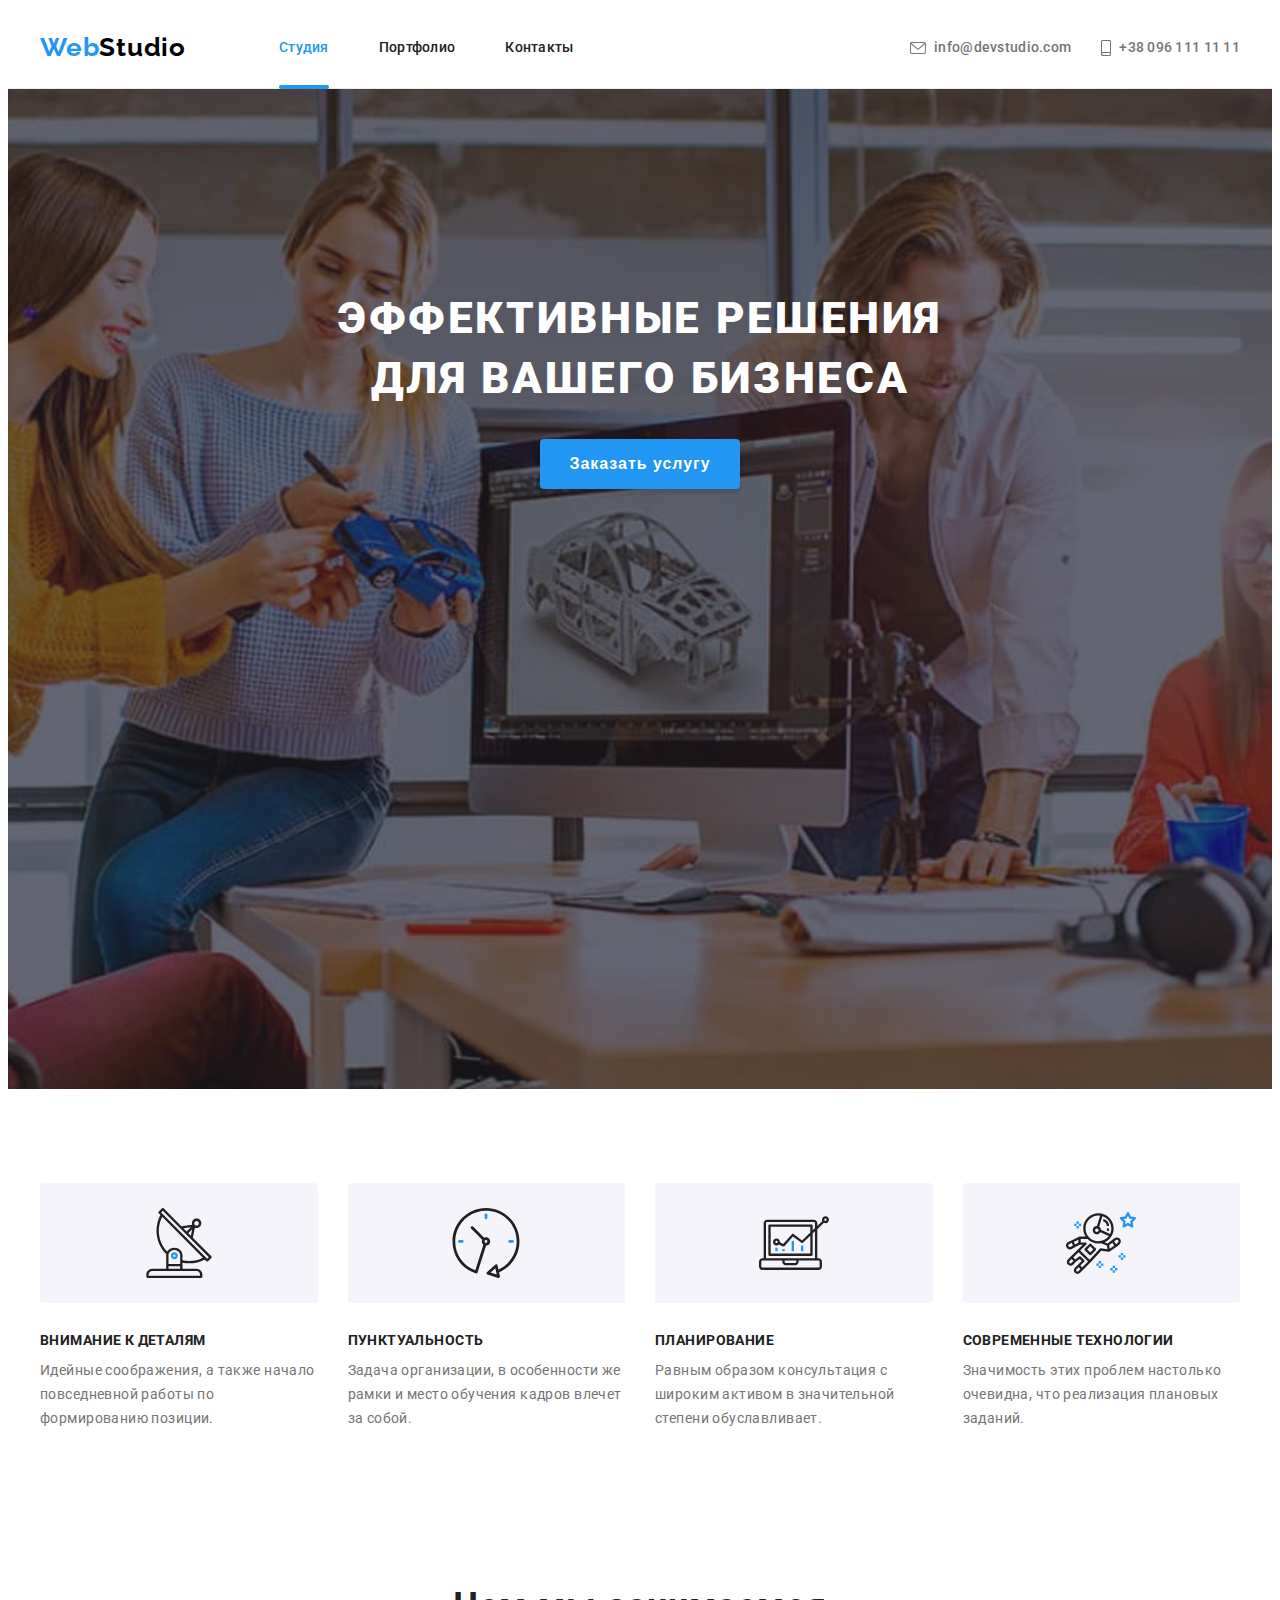
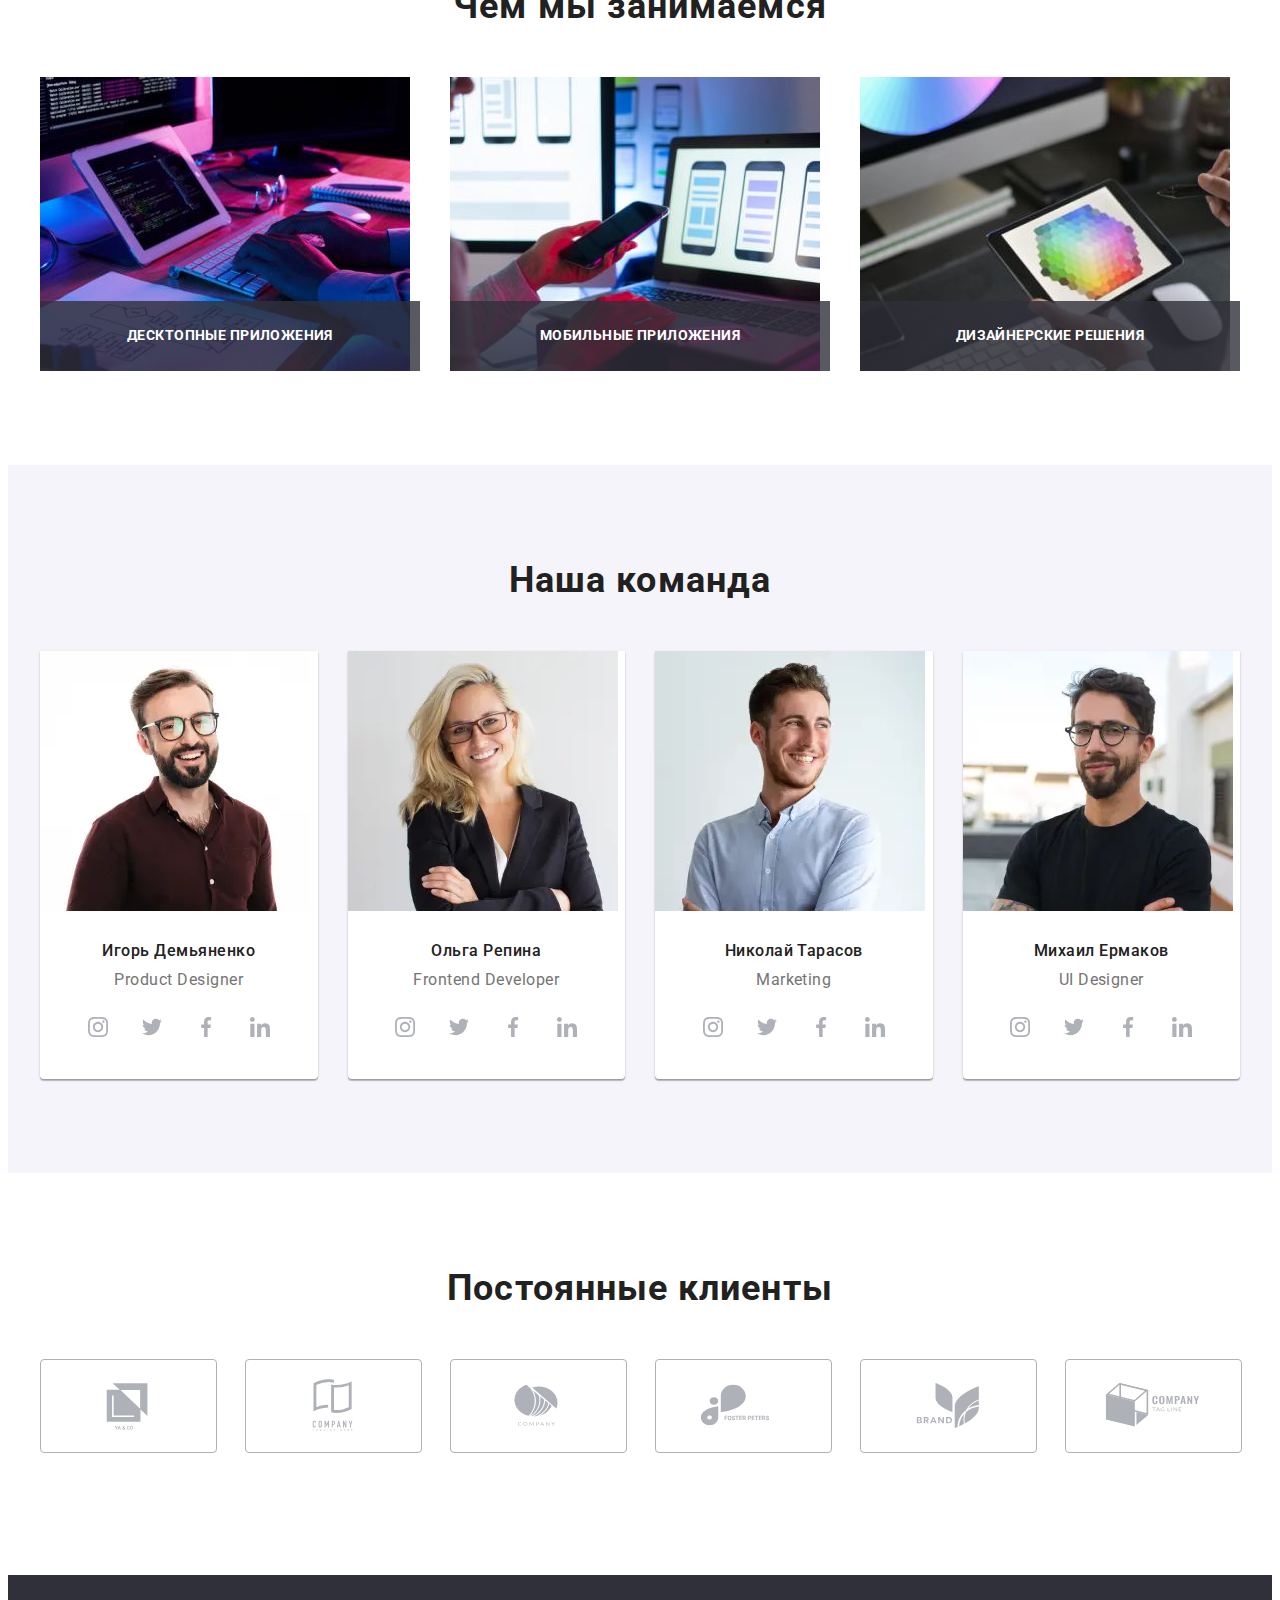
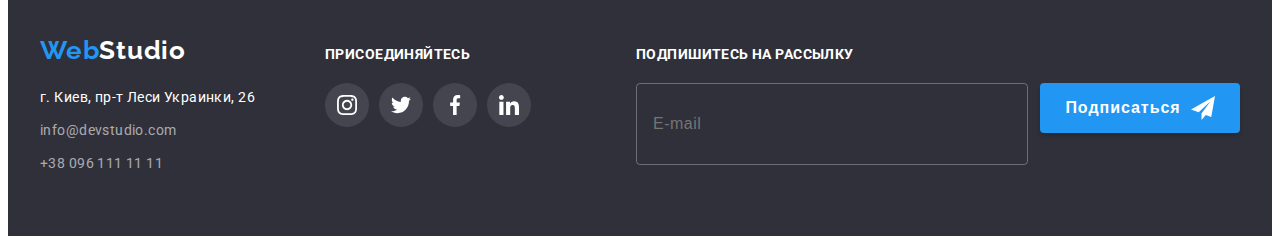
<file: index.html>
<!DOCTYPE html>
<html lang="ru">
  <head>
    <meta charset="UTF-8" />
    <meta http-equiv="X-UA-Compatible" content="IE=edge" />
    <meta name="viewport" content="width=device-width, initial-scale=1.0" />
    <title>Document</title>
    <link rel="preconnect" href="https://fonts.googleapis.com" />
    <link rel="preconnect" href="https://fonts.gstatic.com" crossorigin />
    <link
      href="https://fonts.googleapis.com/css2?family=Raleway:wght@700&family=Roboto:wght@400;500;700;900&display=swap"
      rel="stylesheet"
    />
    <link
      rel="stylesheet"
      href="https://cdnjs.cloudflare.com/ajax/libs/modern-normalize/1.1.0/modern-normalize.min.css"
      integrity="sha512-wpPYUAdjBVSE4KJnH1VR1HeZfpl1ub8YT/NKx4PuQ5NmX2tKuGu6U/JRp5y+Y8XG2tV+wKQpNHVUX03MfMFn9Q=="
      crossorigin="anonymous"
      referrerpolicy="no-referrer"
    />
    <link rel="stylesheet" href="./css/main.min.css" />
  </head>

  <body>
    <!-- шапка -->
    <header class="header">
      <div class="container header__container">
        <nav class="nav">
          <a
            href="./index.html"
            lang="en"
            class="logo logo--light-theme header__logo link"
            ><span class="logo--firstpart">Web</span>Studio</a
          >
          <ul class="list nav__list">
            <li class="nav__item">
              <a href="./index.html" class="nav__link link nav__link--active"
                >Студия</a
              >
            </li>
            <li class="nav__item">
              <a href="./portfolio.html" class="nav__link link">Портфолио</a>
            </li>
            <li class="nav__item">
              <a href="" class="nav__link link">Контакты</a>
            </li>
          </ul>
        </nav>

        <!-- Mobile menu -->
        <button class="nav__mobile-btn--burger" data-menu-open>
          <svg class="nav__mobile-icon" width="40" height="40">
            <use href="./images/sprite.svg#icon-mobile-menu"></use>
          </svg>
        </button>
        <div class="nav__mobile-modal" data-menu>
          <button class="nav__modal-btn--close" data-menu-close>
            <svg class="nav__modal-icon" width="40" height="40">
              <use href="./images/sprite.svg#icon-mobile-menu-close"></use>
            </svg>
          </button>

          <ul class="list nav__modal-list">
            <li class="nav__modal-item">
              <a
                href="./index.html"
                class="nav__modal-link link nav__modal-link--active"
                >Студия</a
              >
            </li>
            <li class="nav__modal-item">
              <a href="./portfolio.html" class="nav__modal-link link"
                >Портфолио</a
              >
            </li>
            <li class="nav__modal-item">
              <a href="" class="nav__modal-link link">Контакты</a>
            </li>
          </ul>
          <div>
            <p class="nav__modal-tel">+38 096 111 11 11</p>
            <p class="nav__modal-mail">info@devstudio.com</p>

            <ul class="list nav__modal-social">
              <li class="nav__social-item">
                <a href="#" class="nav__social-link link">Instagram</a>
              </li>
              <li class="nav__social-item">
                <a href="#" class="nav__social-link link">Twitter</a>
              </li>
              <li class="nav__social-item">
                <a href="" class="nav__social-link link">Facebook</a>
              </li>
              <li class="nav__social-item">
                <a href="" class="nav__social-link link">LinkedIn</a>
              </li>
            </ul>
          </div>
        </div>

        <!-- Header contacts -->
        <ul class="list header__contacts">
          <li class="header__item">
            <a href="mailto:info@devstudio.com" class="header__link link">
              <svg class="header__icon header__icon--mail">
                <use href="./images/sprite.svg#icon-mail"></use>
              </svg>
              info@devstudio.com</a
            >
          </li>
          <li class="header__item">
            <a href="tel:+380961111111" class="header__link link">
              <svg class="header__icon header__icon--tel">
                <use href="./images/sprite.svg#icon-smartphone"></use>
              </svg>
              +38 096 111 11 11</a
            >
          </li>
        </ul>
      </div>
    </header>

    <main>
      <!-- слайдер -->
      <section class="hero">
        <div class="container">
          <h1 class="hero__title">Эффективные решения для вашего бизнеса</h1>
          <button type="button" class="button" data-modal-open>
            Заказать услугу
          </button>
        </div>
      </section>

      <!-- секция наши преимущества -->
      <section class="benefits">
        <div class="container">
          <h2 class="visually-hidden">Наши преимущества</h2>
          <ul class="list benefits__list">
            <li class="benefits__item">
              <div class="benefits__img">
                <svg class="benefits__icon" width="70" height="70">
                  <use href="./images/sprite.svg#icon-antenna"></use>
                </svg>
              </div>
              <h3 class="benefits__title">Внимание к деталям</h3>
              <p class="benefits__text">
                Идейные соображения, а также начало повседневной работы по
                формированию позиции.
              </p>
            </li>
            <li class="benefits__item">
              <div class="benefits__img">
                <svg class="benefits__icon" width="70" height="70">
                  <use href="./images/sprite.svg#icon-clock"></use>
                </svg>
              </div>
              <h3 class="benefits__title">Пунктуальность</h3>
              <p class="benefits__text">
                Задача организации, в особенности же рамки и место обучения
                кадров влечет за собой.
              </p>
            </li>
            <li class="benefits__item">
              <div class="benefits__img">
                <svg class="benefits__icon" width="70" height="70">
                  <use href="./images/sprite.svg#icon-diagram"></use>
                </svg>
              </div>
              <h3 class="benefits__title">Планирование</h3>
              <p class="benefits__text">
                Равным образом консультация с широким активом в значительной
                степени обуславливает.
              </p>
            </li>
            <li class="benefits__item">
              <div class="benefits__img">
                <svg class="benefits__icon" width="70" height="70">
                  <use href="./images/sprite.svg#icon-astronaut"></use>
                </svg>
              </div>
              <h3 class="benefits__title">Современные технологии</h3>
              <p class="benefits__text">
                Значимость этих проблем настолько очевидна, что реализация
                плановых заданий.
              </p>
            </li>
          </ul>
        </div>
      </section>

      <!-- секция чем мы занимаемся -->
      <section class="section services">
        <div class="container">
          <h2 class="section__title">Чем мы занимаемся</h2>
          <ul class="list services__list">
            <li class="services__item">
              <img
                src="./images/what-we-do_img1.jpg"
                alt="верстка"
                width="370"
                height="294"
              />
              <p class="services__text">Десктопные приложения</p>
            </li>
            <li class="services__item">
              <img
                src="./images/what-we-do_img2.jpg"
                alt="мультидевайсность"
                width="370"
                height="294"
              />
              <p class="services__text">Мобильные приложения</p>
            </li>
            <li class="services__item">
              <img
                src="./images/what-we-do_img3.jpg"
                alt="визуализация данных"
                width="370"
                height="294"
              />
              <p class="services__text">Дизайнерские решения</p>
            </li>
          </ul>
        </div>
      </section>

      <!-- секция с командой -->
      <section class="section team">
        <div class="container">
          <h2 class="section__title">Наша команда</h2>
          <ul class="list team__list">
            <li class="team__item">
              <picture>
                <source
                  media="(min-width: 1200px)"
                  srcset="
                    ./images/team/team1-desc1x.webp 1x,
                    ./images/team/team1-desc2x.webp 2x,
                    ./images/team/team1-desc3x.webp 3x
                  "
                  type="image/webp"
                />
                <source
                  media="(min-width: 1200px)"
                  srcset="
                    ./images/team/team1-desc1x.jpg 1x,
                    ./images/team/team1-desc2x.jpg 2x,
                    ./images/team/team1-desc3x.jpg 3x
                  "
                />

                <source
                  media="(min-width: 768px)"
                  srcset="
                    ./images/team/team1-tab1x.webp 1x,
                    ./images/team/team1-tab2x.webp 2x,
                    ./images/team/team1-tab3x.webp 3x
                  "
                  type="image/webp"
                />
                <source
                  media="(min-width: 768px)"
                  srcset="
                    ./images/team/team1-tab1x.jpg 1x,
                    ./images/team/team1-tab2x.jpg 2x,
                    ./images/team/team1-tab3x.jpg 3x
                  "
                />

                <source
                  media="(max-width: 767px)"
                  srcset="
                    ./images/team/team1-mob1x.webp 1x,
                    ./images/team/team1-mob2x.webp 2x,
                    ./images/team/team1-mob3x.webp 3x
                  "
                  type="image/webp"
                />
                <source
                  media="(max-width: 767px)"
                  srcset="
                    ./images/team/team1-mob1x.jpg 1x,
                    ./images/team/team1-mob2x.jpg 2x,
                    ./images/team/team1-mob3x.jpg 3x
                  "
                />

                <img src="#" alt="Игорь Демьяненко" />
              </picture>

              <div class="team__wrapper">
                <h3 class="team__name">Игорь Демьяненко</h3>
                <p lang="en" class="team__position">Product Designer</p>
                <ul class="social-list list">
                  <li class="social-list__item">
                    <a href="" class="social-list__link">
                      <svg class="social-list__icon" width="20" height="20">
                        <use href="./images/sprite.svg#icon-instagram"></use>
                      </svg>
                    </a>
                  </li>
                  <li class="social-list__item">
                    <a href="" class="social-list__link">
                      <svg class="social-list__icon" width="20" height="20">
                        <use href="./images/sprite.svg#icon-twitter"></use>
                      </svg>
                    </a>
                  </li>
                  <li class="social-list__item">
                    <a href="" class="social-list__link">
                      <svg class="social-list__icon" width="20" height="20">
                        <use href="./images/sprite.svg#icon-facebook"></use>
                      </svg>
                    </a>
                  </li>
                  <li class="social-list__item">
                    <a href="" class="social-list__link">
                      <svg class="social-list__icon" width="20" height="20">
                        <use href="./images/sprite.svg#icon-linkedin"></use>
                      </svg>
                    </a>
                  </li>
                </ul>
              </div>
            </li>
            <li class="team__item">
              <picture>
                <source
                  media="(min-width: 1200px)"
                  srcset="
                    ./images/team/team2-desc1x.webp 1x,
                    ./images/team/team2-desc2x.webp 2x,
                    ./images/team/team2-desc3x.webp 3x
                  "
                  type="image/webp"
                />
                <source
                  media="(min-width: 1200px)"
                  srcset="
                    ./images/team/team2-desc1x.jpg 1x,
                    ./images/team/team2-desc2x.jpg 2x,
                    ./images/team/team2-desc3x.jpg 3x
                  "
                />

                <source
                  media="(min-width: 768px)"
                  srcset="
                    ./images/team/team2-tab1x.webp 1x,
                    ./images/team/team2-tab2x.webp 2x,
                    ./images/team/team2-tab3x.webp 3x
                  "
                  type="image/webp"
                />
                <source
                  media="(min-width: 768px)"
                  srcset="
                    ./images/team/team2-tab1x.jpg 1x,
                    ./images/team/team2-tab2x.jpg 2x,
                    ./images/team/team2-tab3x.jpg 3x
                  "
                />

                <source
                  media="(max-width: 767px)"
                  srcset="
                    ./images/team/team2-mob1x.webp 1x,
                    ./images/team/team2-mob2x.webp 2x,
                    ./images/team/team2-mob3x.webp 3x
                  "
                  type="image/webp"
                />
                <source
                  media="(max-width: 767px)"
                  srcset="
                    ./images/team/team2-mob1x.jpg 1x,
                    ./images/team/team2-mob2x.jpg 2x,
                    ./images/team/team2-mob3x.jpg 3x
                  "
                />

                <img src="#" alt="Ольга Репина" />
              </picture>

              <div class="team__wrapper">
                <h3 class="team__name">Ольга Репина</h3>
                <p lang="en" class="team__position">Frontend Developer</p>
                <ul class="social-list list">
                  <li class="social-list__item">
                    <a href="" class="social-list__link">
                      <svg class="social-list__icon" width="20" height="20">
                        <use href="./images/sprite.svg#icon-instagram"></use>
                      </svg>
                    </a>
                  </li>
                  <li class="social-list__item">
                    <a href="" class="social-list__link">
                      <svg class="social-list__icon" width="20" height="20">
                        <use href="./images/sprite.svg#icon-twitter"></use>
                      </svg>
                    </a>
                  </li>
                  <li class="social-list__item">
                    <a href="" class="social-list__link">
                      <svg class="social-list__icon" width="20" height="20">
                        <use href="./images/sprite.svg#icon-facebook"></use>
                      </svg>
                    </a>
                  </li>
                  <li class="social-list__item">
                    <a href="" class="social-list__link">
                      <svg class="social-list__icon" width="20" height="20">
                        <use href="./images/sprite.svg#icon-linkedin"></use>
                      </svg>
                    </a>
                  </li>
                </ul>
              </div>
            </li>
            <li class="team__item">
              <picture>
                <source
                  media="(min-width: 1200px)"
                  srcset="
                    ./images/team/team3-desc1x.webp 1x,
                    ./images/team/team3-desc2x.webp 2x,
                    ./images/team/team3-desc3x.webp 3x
                  "
                  type="image/webp"
                />
                <source
                  media="(min-width: 1200px)"
                  srcset="
                    ./images/team/team3-desc1x.jpg 1x,
                    ./images/team/team3-desc2x.jpg 2x,
                    ./images/team/team3-desc3x.jpg 3x
                  "
                />

                <source
                  media="(min-width: 768px)"
                  srcset="
                    ./images/team/team3-tab1x.webp 1x,
                    ./images/team/team3-tab2x.webp 2x,
                    ./images/team/team3-tab3x.webp 3x
                  "
                  type="image/webp"
                />
                <source
                  media="(min-width: 768px)"
                  srcset="
                    ./images/team/team3-tab1x.jpg 1x,
                    ./images/team/team3-tab2x.jpg 2x,
                    ./images/team/team3-tab3x.jpg 3x
                  "
                />

                <source
                  media="(max-width: 767px)"
                  srcset="
                    ./images/team/team3-mob1x.webp 1x,
                    ./images/team/team3-mob2x.webp 2x,
                    ./images/team/team3-mob3x.webp 3x
                  "
                  type="image/webp"
                />
                <source
                  media="(max-width: 767px)"
                  srcset="
                    ./images/team/team3-mob1x.jpg 1x,
                    ./images/team/team3-mob2x.jpg 2x,
                    ./images/team/team3-mob3x.jpg 3x
                  "
                />

                <img src="#" alt="Николай Тарасов" />
              </picture>

              <div class="team__wrapper">
                <h3 class="team__name">Николай Тарасов</h3>
                <p lang="en" class="team__position">Marketing</p>
                <ul class="social-list list">
                  <li class="social-list__item">
                    <a href="" class="social-list__link">
                      <svg class="social-list__icon" width="20" height="20">
                        <use href="./images/sprite.svg#icon-instagram"></use>
                      </svg>
                    </a>
                  </li>
                  <li class="social-list__item">
                    <a href="" class="social-list__link">
                      <svg class="social-list__icon" width="20" height="20">
                        <use href="./images/sprite.svg#icon-twitter"></use>
                      </svg>
                    </a>
                  </li>
                  <li class="social-list__item">
                    <a href="" class="social-list__link">
                      <svg class="social-list__icon" width="20" height="20">
                        <use href="./images/sprite.svg#icon-facebook"></use>
                      </svg>
                    </a>
                  </li>
                  <li class="social-list__item">
                    <a href="" class="social-list__link">
                      <svg class="social-list__icon" width="20" height="20">
                        <use href="./images/sprite.svg#icon-linkedin"></use>
                      </svg>
                    </a>
                  </li>
                </ul>
              </div>
            </li>
            <li class="team__item">
              <picture>
                <source
                  media="(min-width: 1200px)"
                  srcset="
                    ./images/team/team4-desc1x.webp 1x,
                    ./images/team/team4-desc2x.webp 2x,
                    ./images/team/team4-desc3x.webp 3x
                  "
                  type="image/webp"
                />
                <source
                  media="(min-width: 1200px)"
                  srcset="
                    ./images/team/team4-desc1x.jpg 1x,
                    ./images/team/team4-desc2x.jpg 2x,
                    ./images/team/team4-desc3x.jpg 3x
                  "
                />

                <source
                  media="(min-width: 768px)"
                  srcset="
                    ./images/team/team4-tab1x.webp 1x,
                    ./images/team/team4-tab2x.webp 2x,
                    ./images/team/team4-tab3x.webp 3x
                  "
                  type="image/webp"
                />
                <source
                  media="(min-width: 768px)"
                  srcset="
                    ./images/team/team4-tab1x.jpg 1x,
                    ./images/team/team4-tab2x.jpg 2x,
                    ./images/team/team4-tab3x.jpg 3x
                  "
                />

                <source
                  media="(max-width: 767px)"
                  srcset="
                    ./images/team/team4-mob1x.webp 1x,
                    ./images/team/team4-mob2x.webp 2x,
                    ./images/team/team4-mob3x.webp 3x
                  "
                  type="image/webp"
                />
                <source
                  media="(max-width: 767px)"
                  srcset="
                    ./images/team/team4-mob1x.jpg 1x,
                    ./images/team/team4-mob2x.jpg 2x,
                    ./images/team/team4-mob3x.jpg 3x
                  "
                />

                <img src="#" alt="Михаил Ермаков" />
              </picture>

              <div class="team__wrapper">
                <h3 class="team__name">Михаил Ермаков</h3>
                <p lang="en" class="team__position">UI Designer</p>
                <ul class="social-list list">
                  <li class="social-list__item">
                    <a href="" class="social-list__link">
                      <svg class="social-list__icon" width="20" height="20">
                        <use href="./images/sprite.svg#icon-instagram"></use>
                      </svg>
                    </a>
                  </li>
                  <li class="social-list__item">
                    <a href="" class="social-list__link">
                      <svg class="social-list__icon" width="20" height="20">
                        <use href="./images/sprite.svg#icon-twitter"></use>
                      </svg>
                    </a>
                  </li>
                  <li class="social-list__item">
                    <a href="" class="social-list__link">
                      <svg class="social-list__icon" width="20" height="20">
                        <use href="./images/sprite.svg#icon-facebook"></use>
                      </svg>
                    </a>
                  </li>
                  <li class="social-list__item">
                    <a href="" class="social-list__link">
                      <svg class="social-list__icon" width="20" height="20">
                        <use href="./images/sprite.svg#icon-linkedin"></use>
                      </svg>
                    </a>
                  </li>
                </ul>
              </div>
            </li>
          </ul>
        </div>
      </section>

      <!-- секция с клиентами  -->

      <section class="section clients">
        <div class="container">
          <h2 class="section__title">Постоянные клиенты</h2>
          <ul class="list clients__list">
            <li class="clients__item">
              <a href="" class="clients__link">
                <svg class="clients__icon" width="106" height="60">
                  <use href="./images/sprite.svg#icon-logo-ya"></use>
                </svg>
              </a>
            </li>
            <li class="clients__item">
              <a href="" class="clients__link">
                <svg class="clients__icon" width="106" height="60">
                  <use href="./images/sprite.svg#icon-logo-tagline"></use>
                </svg>
              </a>
            </li>
            <li class="clients__item">
              <a href="" class="clients__link">
                <svg class="clients__icon" width="106" height="60">
                  <use href="./images/sprite.svg#icon-logo-company"></use>
                </svg>
              </a>
            </li>
            <li class="clients__item">
              <a href="" class="clients__link">
                <svg class="clients__icon" width="106" height="60">
                  <use href="./images/sprite.svg#icon-logo-foster"></use>
                </svg>
              </a>
            </li>
            <li class="clients__item">
              <a href="" class="clients__link">
                <svg class="clients__icon" width="106" height="60">
                  <use href="./images/sprite.svg#icon-logo-brand"></use>
                </svg>
              </a>
            </li>
            <li class="clients__item">
              <a href="" class="clients__link">
                <svg class="clients__icon" width="106" height="60">
                  <use href="./images/sprite.svg#icon-logo-tag"></use>
                </svg>
              </a>
            </li>
          </ul>
        </div>
      </section>
    </main>
    <!-- футер -->
    <footer class="footer">
      <div class="container footer__wrapper-general">
        <div class="footer__wrapper-left">
          <a href="" lang="en" class="logo footer__logo logo--dark-theme link"
            ><span class="logo--firstpart">Web</span>Studio</a
          >
          <address>
            <ul class="list">
              <li class="footer__address">
                <a
                  href="https://goo.gl/maps/CYhY1CC53SYA7jMLA"
                  target="_blank"
                  rel="noopener noreferrer"
                  class="footer__link footer__link--map link"
                  >г. Киев, пр-т Леси Украинки, 26</a
                >
              </li>
              <li class="footer__address">
                <a
                  href="mailto:info@devstudio.com"
                  class="footer__link footer__link--contact link"
                  >info@devstudio.com</a
                >
              </li>
              <li class="footer__address">
                <a
                  href="tel:+380961111111"
                  class="footer__link footer__link--contact link"
                  >+38 096 111 11 11</a
                >
              </li>
            </ul>
          </address>
        </div>
        <div class="footer__wrapper-center">
          <p lang="en" class="footer__title">присоединяйтесь</p>
          <ul class="social-list list">
            <li class="social-list__item">
              <a
                href=""
                class="social-list__link social-list__link--theme-dark"
              >
                <svg
                  class="social-list__icon social-list__icon--theme-dark"
                  width="20"
                  height="20"
                >
                  <use href="./images/sprite.svg#icon-instagram"></use>
                </svg>
              </a>
            </li>
            <li class="social-list__item">
              <a
                href=""
                class="social-list__link social-list__link--theme-dark"
              >
                <svg
                  class="social-list__icon social-list__icon--theme-dark"
                  width="20"
                  height="20"
                >
                  <use href="./images/sprite.svg#icon-twitter"></use>
                </svg>
              </a>
            </li>
            <li class="social-list__item">
              <a
                href=""
                class="social-list__link social-list__link--theme-dark"
              >
                <svg
                  class="social-list__icon social-list__icon--theme-dark"
                  width="20"
                  height="20"
                >
                  <use href="./images/sprite.svg#icon-facebook"></use>
                </svg>
              </a>
            </li>
            <li class="social-list__item">
              <a
                href=""
                class="social-list__link social-list__link--theme-dark"
              >
                <svg
                  class="social-list__icon social-list__icon--theme-dark"
                  width="20"
                  height="20"
                >
                  <use href="./images/sprite.svg#icon-linkedin"></use>
                </svg>
              </a>
            </li>
          </ul>
        </div>
        <div class="footer__wrapper-right">
          <p lang="en" class="footer__title">Подпишитесь на рассылку</p>
          <form action="#" class="footer__form">
            <label class="footer__field">
              <input
                type="email"
                class="footer__input"
                name="email"
                title="Введите электронный адрес в формате XXX@xxx.xxx"
                placeholder="E-mail"
                required
              />
            </label>
            <button class="button" type="submit">
              Подписаться
              <svg class="footer__icon" width="24" height="24">
                <use href="./images/sprite.svg#icon-icon-telegram"></use>
              </svg>
            </button>
          </form>
        </div>
      </div>
    </footer>

    <!-- модалка -->
    <div class="backdrop is-hidden" data-modal>
      <div class="modal">
        <button type="button" class="modal-close-btn" data-modal-close>
          <svg class="modal-close-icon" width="18" height="18">
            <use href="./images/sprite.svg#icon-close-2"></use>
          </svg>
        </button>

        <form action="#" class="modal-form">
          <p class="modal-form__title">
            Оставьте свои данные, мы вам перезвоним
          </p>
          <label class="modal-form__field">
            Имя
            <span class="modal-form__wrapper">
              <input
                type="text"
                class="modal-form__input"
                name="name"
                minlength="2"
                pattern="[a-zA-Zа-яёА-ЯЁ]+"
                title="Поле Имя должно содержать буквы кирилицы или латинские"
                required
              />
              <svg class="modal-form__icon" width="18" height="18">
                <use href="./images/sprite.svg#icon-person"></use>
              </svg>
            </span>
          </label>
          <label class="modal-form__field">
            Телефон
            <span class="modal-form__wrapper">
              <input
                type="tel"
                class="modal-form__input"
                name="tel"
                title="0XX-XXX-XX-XX"
                pattern="[0-9]{3}-[0-9]{3}-[0-9]{2}-[0-9]{2}"
                required
              />
              <svg class="modal-form__icon" width="18" height="18">
                <use href="./images/sprite.svg#icon-phone"></use>
              </svg>
            </span>
          </label>
          <label class="modal-form__field">
            Почта
            <span class="modal-form__wrapper">
              <input
                type="email"
                class="modal-form__input"
                name="email"
                title="Введите электронный адрес в формате XXX@xxx.xxx"
                required
              />
              <svg class="modal-form__icon" width="18" height="18">
                <use href="./images/sprite.svg#icon-email"></use>
              </svg>
            </span>
          </label>
          <label class="modal-form__field">
            Комментарий
            <textarea
              name="comment"
              class="modal-form__comment"
              placeholder="Введите текст"
            ></textarea>
          </label>
          <input
            type="checkbox"
            id="accept"
            class="modal-form__checkbox visually-hidden"
          />
          <label for="accept" class="modal-form__label"
            >Соглашаюсь с рассылкой и принимаю&nbsp;
            <a href="#" class="modal-form__label--link">
              Условия договора</a
            ></label
          >

          <button class="button" type="submit">Отправить</button>
        </form>
      </div>
    </div>
    <script src="./js/modal.js"></script>
    <script src="./js/mobile-menu.js"></script>
  </body>
</html>
</file>
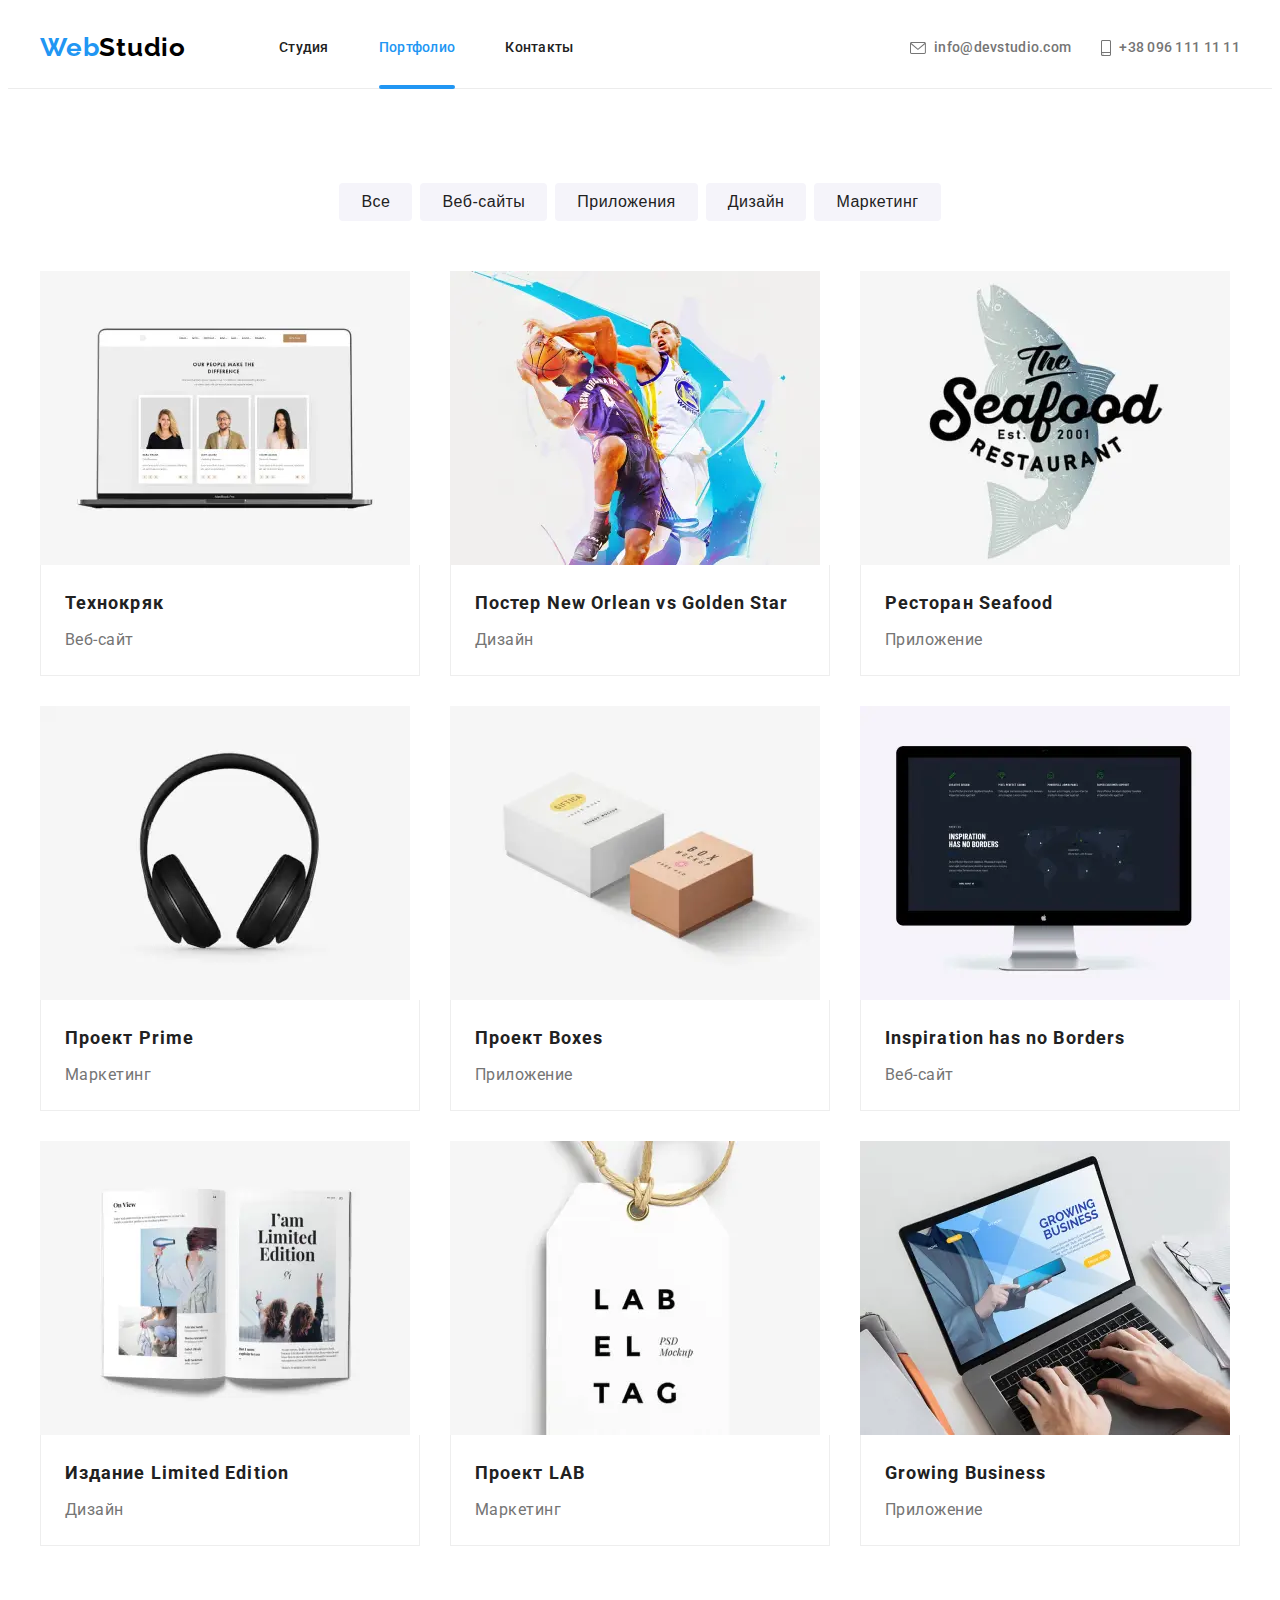
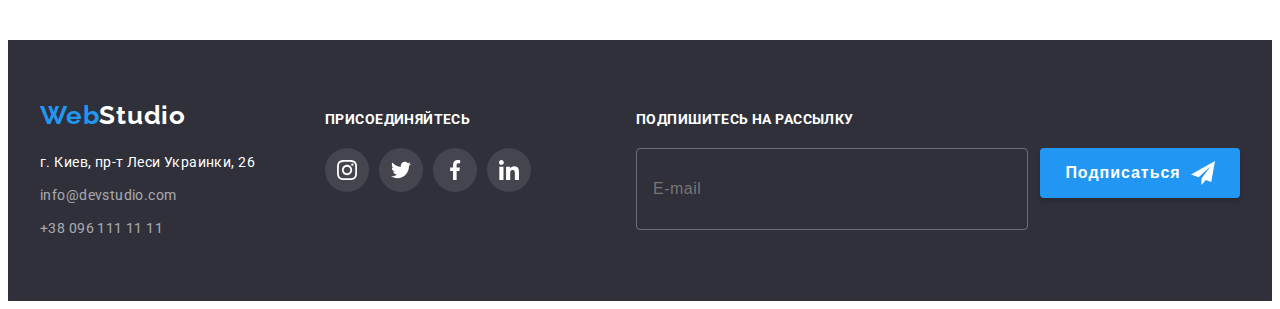
<file: portfolio.html>
<!DOCTYPE html>
<html lang="en">
  <head>
    <meta charset="UTF-8" />
    <meta http-equiv="X-UA-Compatible" content="IE=edge" />
    <meta name="viewport" content="width=device-width, initial-scale=1.0" />
    <title>WebStudio</title>
    <link rel="preconnect" href="https://fonts.googleapis.com" />
    <link rel="preconnect" href="https://fonts.gstatic.com" crossorigin />
    <link
      href="https://fonts.googleapis.com/css2?family=Raleway:wght@700&family=Roboto:wght@400;500;700;900&display=swap"
      rel="stylesheet"
    />
    <link
      rel="stylesheet"
      href="https://cdnjs.cloudflare.com/ajax/libs/modern-normalize/1.1.0/modern-normalize.min.css"
      integrity="sha512-wpPYUAdjBVSE4KJnH1VR1HeZfpl1ub8YT/NKx4PuQ5NmX2tKuGu6U/JRp5y+Y8XG2tV+wKQpNHVUX03MfMFn9Q=="
      crossorigin="anonymous"
      referrerpolicy="no-referrer"
    />
    <link rel="stylesheet" href="./css/main.min.css" />
  </head>
  <body>
    <!-- шапка -->
    <header class="header">
      <div class="container header__container">
        <nav class="nav">
          <a
            href="./index.html"
            lang="en"
            class="logo logo--light-theme header__logo link"
            ><span class="logo--firstpart">Web</span>Studio</a
          >
          <ul class="list nav__list">
            <li class="nav__item">
              <a href="./index.html" class="nav__link link">Студия</a>
            </li>
            <li class="nav__item">
              <a
                href="./portfolio.html"
                class="nav__link link nav__link--active"
                >Портфолио</a
              >
            </li>
            <li class="nav__item">
              <a href="" class="nav__link link">Контакты</a>
            </li>
          </ul>
        </nav>

        <!-- Mobile menu -->
        <button class="nav__mobile-btn--burger" data-menu-open>
          <svg class="nav__mobile-icon" width="40" height="40">
            <use href="./images/sprite.svg#icon-mobile-menu"></use>
          </svg>
        </button>
        <div class="nav__mobile-modal" data-menu>
          <button class="nav__modal-btn--close" data-menu-close>
            <svg class="nav__modal-icon" width="40" height="40">
              <use href="./images/sprite.svg#icon-mobile-menu-close"></use>
            </svg>
          </button>

          <ul class="list nav__modal-list">
            <li class="nav__modal-item">
              <a href="./index.html" class="nav__modal-link link">Студия</a>
            </li>
            <li class="nav__modal-item">
              <a
                href="./portfolio.html"
                class="nav__modal-link link nav__modal-link--active"
                >Портфолио</a
              >
            </li>
            <li class="nav__modal-item">
              <a href="" class="nav__modal-link link">Контакты</a>
            </li>
          </ul>
          <div>
            <p class="nav__modal-tel">+38 096 111 11 11</p>
            <p class="nav__modal-mail">info@devstudio.com</p>

            <ul class="list nav__modal-social">
              <li class="nav__social-item">
                <a href="#" class="nav__social-link link">Instagram</a>
              </li>
              <li class="nav__social-item">
                <a href="#" class="nav__social-link link">Twitter</a>
              </li>
              <li class="nav__social-item">
                <a href="" class="nav__social-link link">Facebook</a>
              </li>
              <li class="nav__social-item">
                <a href="" class="nav__social-link link">LinkedIn</a>
              </li>
            </ul>
          </div>
        </div>

        <!-- Header contacts -->
        <ul class="list header__contacts">
          <li class="header__item">
            <a href="mailto:info@devstudio.com" class="header__link link">
              <svg class="header__icon header__icon--mail">
                <use href="./images/sprite.svg#icon-mail"></use>
              </svg>
              info@devstudio.com</a
            >
          </li>
          <li class="header__item">
            <a href="tel:+380961111111" class="header__link link">
              <svg class="header__icon header__icon--tel">
                <use href="./images/sprite.svg#icon-smartphone"></use>
              </svg>
              +38 096 111 11 11</a
            >
          </li>
        </ul>
      </div>
    </header>

    <main>
      <section class="section">
        <div class="container">
          <h1 class="visually-hidden">Портфолио</h1>
          <!-- фильтр -->
          <ul class="list filter">
            <li class="filter__item">
              <button type="button" class="filter__btn">Все</button>
            </li>
            <li class="filter__item">
              <button type="button" class="filter__btn">Веб-сайты</button>
            </li>
            <li class="filter__item">
              <button type="button" class="filter__btn">Приложения</button>
            </li>
            <li class="filter__item">
              <button type="button" class="filter__btn">Дизайн</button>
            </li>
            <li class="filter__item">
              <button type="button" class="filter__btn">Маркетинг</button>
            </li>
          </ul>

          <!-- превью работ -->

          <ul class="list portfolio container__portfolio">
            <li class="card">
              <a href="" class="link card__link">
                <div class="card__img">
                  <picture>
                    <source
                      media="(min-width: 1200px)"
                      srcset="
                        ./images/cards/card1-desc1x.webp 1x,
                        ./images/cards/card1-desc2x.webp 2x,
                        ./images/cards/card1-desc3x.webp 3x
                      "
                      type="image/webp"
                    />
                    <source
                      media="(min-width: 1200px)"
                      srcset="
                        ./images/cards/card1-desc1x.jpg 1x,
                        ./images/cards/card1-desc2x.jpg 2x,
                        ./images/cards/card1-desc3x.jpg 3x
                      "
                    />

                    <source
                      media="(min-width: 768px)"
                      srcset="
                        ./images/cards/card1-tab1x.webp 1x,
                        ./images/cards/card1-tab2x.webp 2x,
                        ./images/cards/card1-tab3x.webp 3x
                      "
                      type="image/webp"
                    />
                    <source
                      media="(min-width: 768px)"
                      srcset="
                        ./images/cards/card1-tab1x.jpg 1x,
                        ./images/cards/card1-tab2x.jpg 2x,
                        ./images/cards/card1-tab3x.jpg 3x
                      "
                    />

                    <source
                      media="(max-width: 767px)"
                      srcset="
                        ./images/cards/card1-mob1x.webp 1x,
                        ./images/cards/card1-mob2x.webp 2x,
                        ./images/cards/card1-mob3x.webp 3x
                      "
                      type="image/webp"
                    />
                    <source
                      media="(max-width: 767px)"
                      srcset="
                        ./images/cards/card1-mob1x.jpg 1x,
                        ./images/cards/card1-mob2x.jpg 2x,
                        ./images/cards/card1-mob3x.jpg 3x
                      "
                    />

                    <img src="#" alt="Технокряк" />
                  </picture>

                  <p class="card__overlay">
                    Технокряк это современная площадка распространения
                    коронавируса. Компании используют эту платформу для
                    цифрового шпионажа и атак на защищённые сервера конкурентов.
                  </p>
                </div>
                <div class="card__wrapper">
                  <h2 class="card__title">Технокряк</h2>
                  <p class="card__subtitle">Веб-сайт</p>
                </div>
              </a>
            </li>
            <li class="card">
              <a href="" class="link">
                <div class="card__img">
                  <picture>
                    <source
                      media="(min-width: 1200px)"
                      srcset="
                        ./images/cards/card2-desc1x.webp 1x,
                        ./images/cards/card2-desc2x.webp 2x,
                        ./images/cards/card2-desc3x.webp 3x
                      "
                      type="image/webp"
                    />
                    <source
                      media="(min-width: 1200px)"
                      srcset="
                        ./images/cards/card2-desc1x.jpg 1x,
                        ./images/cards/card2-desc2x.jpg 2x,
                        ./images/cards/card2-desc3x.jpg 3x
                      "
                    />

                    <source
                      media="(min-width: 768px)"
                      srcset="
                        ./images/cards/card2-tab1x.webp 1x,
                        ./images/cards/card2-tab2x.webp 2x,
                        ./images/cards/card2-tab3x.webp 3x
                      "
                      type="image/webp"
                    />
                    <source
                      media="(min-width: 768px)"
                      srcset="
                        ./images/cards/card2-tab1x.jpg 1x,
                        ./images/cards/card2-tab2x.jpg 2x,
                        ./images/cards/card2-tab3x.jpg 3x
                      "
                    />

                    <source
                      media="(max-width: 767px)"
                      srcset="
                        ./images/cards/card2-mob1x.webp 1x,
                        ./images/cards/card2-mob2x.webp 2x,
                        ./images/cards/card2-mob3x.webp 3x
                      "
                      type="image/webp"
                    />
                    <source
                      media="(max-width: 767px)"
                      srcset="
                        ./images/cards/card2-mob1x.jpg 1x,
                        ./images/cards/card2-mob2x.jpg 2x,
                        ./images/cards/card2-mob3x.jpg 3x
                      "
                    />

                    <img src="#" alt="Постер New Orlean vs Golden Star" />
                  </picture>

                  <p class="card__overlay">
                    Технокряк это современная площадка распространения
                    коронавируса. Компании используют эту платформу для
                    цифрового шпионажа и атак на защищённые сервера конкурентов.
                  </p>
                </div>
                <div class="card__wrapper">
                  <h2 class="card__title">Постер New Orlean vs Golden Star</h2>
                  <p class="card__subtitle">Дизайн</p>
                </div>
              </a>
            </li>
            <li class="card">
              <a href="" class="link">
                <div class="card__img">
                  <picture>
                    <source
                      media="(min-width: 1200px)"
                      srcset="
                        ./images/cards/card3-desc1x.webp 1x,
                        ./images/cards/card3-desc2x.webp 2x,
                        ./images/cards/card3-desc3x.webp 3x
                      "
                      type="image/webp"
                    />
                    <source
                      media="(min-width: 1200px)"
                      srcset="
                        ./images/cards/card3-desc1x.jpg 1x,
                        ./images/cards/card3-desc2x.jpg 2x,
                        ./images/cards/card3-desc3x.jpg 3x
                      "
                    />

                    <source
                      media="(min-width: 768px)"
                      srcset="
                        ./images/cards/card3-tab1x.webp 1x,
                        ./images/cards/card3-tab2x.webp 2x,
                        ./images/cards/card3-tab3x.webp 3x
                      "
                      type="image/webp"
                    />
                    <source
                      media="(min-width: 768px)"
                      srcset="
                        ./images/cards/card3-tab1x.jpg 1x,
                        ./images/cards/card3-tab2x.jpg 2x,
                        ./images/cards/card3-tab3x.jpg 3x
                      "
                    />

                    <source
                      media="(max-width: 767px)"
                      srcset="
                        ./images/cards/card3-mob1x.webp 1x,
                        ./images/cards/card3-mob2x.webp 2x,
                        ./images/cards/card3-mob3x.webp 3x
                      "
                      type="image/webp"
                    />
                    <source
                      media="(max-width: 767px)"
                      srcset="
                        ./images/cards/card3-mob1x.jpg 1x,
                        ./images/cards/card3-mob2x.jpg 2x,
                        ./images/cards/card3-mob3x.jpg 3x
                      "
                    />

                    <img src="#" alt="Ресторан Seafood" />
                  </picture>

                  <p class="card__overlay">
                    Технокряк это современная площадка распространения
                    коронавируса. Компании используют эту платформу для
                    цифрового шпионажа и атак на защищённые сервера конкурентов.
                  </p>
                </div>
                <div class="card__wrapper">
                  <h2 class="card__title">Ресторан Seafood</h2>
                  <p class="card__subtitle">Приложение</p>
                </div>
              </a>
            </li>
            <li class="card">
              <a href="" class="link">
                <div class="card__img">
                  <picture>
                    <source
                      media="(min-width: 1200px)"
                      srcset="
                        ./images/cards/card4-desc1x.webp 1x,
                        ./images/cards/card4-desc2x.webp 2x,
                        ./images/cards/card4-desc3x.webp 3x
                      "
                      type="image/webp"
                    />
                    <source
                      media="(min-width: 1200px)"
                      srcset="
                        ./images/cards/card4-desc1x.jpg 1x,
                        ./images/cards/card4-desc2x.jpg 2x,
                        ./images/cards/card4-desc3x.jpg 3x
                      "
                    />

                    <source
                      media="(min-width: 768px)"
                      srcset="
                        ./images/cards/card4-tab1x.webp 1x,
                        ./images/cards/card4-tab2x.webp 2x,
                        ./images/cards/card4-tab3x.webp 3x
                      "
                      type="image/webp"
                    />
                    <source
                      media="(min-width: 768px)"
                      srcset="
                        ./images/cards/card4-tab1x.jpg 1x,
                        ./images/cards/card4-tab2x.jpg 2x,
                        ./images/cards/card4-tab3x.jpg 3x
                      "
                    />

                    <source
                      media="(max-width: 767px)"
                      srcset="
                        ./images/cards/card4-mob1x.webp 1x,
                        ./images/cards/card4-mob2x.webp 2x,
                        ./images/cards/card4-mob3x.webp 3x
                      "
                      type="image/webp"
                    />
                    <source
                      media="(max-width: 767px)"
                      srcset="
                        ./images/cards/card4-mob1x.jpg 1x,
                        ./images/cards/card4-mob2x.jpg 2x,
                        ./images/cards/card4-mob3x.jpg 3x
                      "
                    />

                    <img src="#" alt="Проект Prime" />
                  </picture>

                  <p class="card__overlay">
                    Технокряк это современная площадка распространения
                    коронавируса. Компании используют эту платформу для
                    цифрового шпионажа и атак на защищённые сервера конкурентов.
                  </p>
                </div>
                <div class="card__wrapper">
                  <h2 class="card__title">Проект Prime</h2>
                  <p class="card__subtitle">Маркетинг</p>
                </div>
              </a>
            </li>
            <li class="card">
              <a href="" class="link">
                <div class="card__img">
                  <picture>
                    <source
                      media="(min-width: 1200px)"
                      srcset="
                        ./images/cards/card5-desc1x.webp 1x,
                        ./images/cards/card5-desc2x.webp 2x,
                        ./images/cards/card5-desc3x.webp 3x
                      "
                      type="image/webp"
                    />
                    <source
                      media="(min-width: 1200px)"
                      srcset="
                        ./images/cards/card5-desc1x.jpg 1x,
                        ./images/cards/card5-desc2x.jpg 2x,
                        ./images/cards/card5-desc3x.jpg 3x
                      "
                    />

                    <source
                      media="(min-width: 768px)"
                      srcset="
                        ./images/cards/card5-tab1x.webp 1x,
                        ./images/cards/card5-tab2x.webp 2x,
                        ./images/cards/card5-tab3x.webp 3x
                      "
                      type="image/webp"
                    />
                    <source
                      media="(min-width: 768px)"
                      srcset="
                        ./images/cards/card5-tab1x.jpg 1x,
                        ./images/cards/card5-tab2x.jpg 2x,
                        ./images/cards/card5-tab3x.jpg 3x
                      "
                    />

                    <source
                      media="(max-width: 767px)"
                      srcset="
                        ./images/cards/card5-mob1x.webp 1x,
                        ./images/cards/card5-mob2x.webp 2x,
                        ./images/cards/card5-mob3x.webp 3x
                      "
                      type="image/webp"
                    />
                    <source
                      media="(max-width: 767px)"
                      srcset="
                        ./images/cards/card5-mob1x.jpg 1x,
                        ./images/cards/card5-mob2x.jpg 2x,
                        ./images/cards/card5-mob3x.jpg 3x
                      "
                    />

                    <img src="#" alt="Проект Boxes" />
                  </picture>

                  <p class="card__overlay">
                    Технокряк это современная площадка распространения
                    коронавируса. Компании используют эту платформу для
                    цифрового шпионажа и атак на защищённые сервера конкурентов.
                  </p>
                </div>
                <div class="card__wrapper">
                  <h2 class="card__title">Проект Boxes</h2>
                  <p class="card__subtitle">Приложение</p>
                </div>
              </a>
            </li>
            <li class="card">
              <a href="" class="link">
                <div class="card__img">
                  <picture>
                    <source
                      media="(min-width: 1200px)"
                      srcset="
                        ./images/cards/card6-desc1x.webp 1x,
                        ./images/cards/card6-desc2x.webp 2x,
                        ./images/cards/card6-desc3x.webp 3x
                      "
                      type="image/webp"
                    />
                    <source
                      media="(min-width: 1200px)"
                      srcset="
                        ./images/cards/card6-desc1x.jpg 1x,
                        ./images/cards/card6-desc2x.jpg 2x,
                        ./images/cards/card6-desc3x.jpg 3x
                      "
                    />

                    <source
                      media="(min-width: 768px)"
                      srcset="
                        ./images/cards/card6-tab1x.webp 1x,
                        ./images/cards/card6-tab2x.webp 2x,
                        ./images/cards/card6-tab3x.webp 3x
                      "
                      type="image/webp"
                    />
                    <source
                      media="(min-width: 768px)"
                      srcset="
                        ./images/cards/card6-tab1x.jpg 1x,
                        ./images/cards/card6-tab2x.jpg 2x,
                        ./images/cards/card6-tab3x.jpg 3x
                      "
                    />

                    <source
                      media="(max-width: 767px)"
                      srcset="
                        ./images/cards/card6-mob1x.webp 1x,
                        ./images/cards/card6-mob2x.webp 2x,
                        ./images/cards/card6-mob3x.webp 3x
                      "
                      type="image/webp"
                    />
                    <source
                      media="(max-width: 767px)"
                      srcset="
                        ./images/cards/card6-mob1x.jpg 1x,
                        ./images/cards/card6-mob2x.jpg 2x,
                        ./images/cards/card6-mob3x.jpg 3x
                      "
                    />

                    <img src="#" alt="Inspiration has no Borders" />
                  </picture>

                  <p class="card__overlay">
                    Технокряк это современная площадка распространения
                    коронавируса. Компании используют эту платформу для
                    цифрового шпионажа и атак на защищённые сервера конкурентов.
                  </p>
                </div>
                <div class="card__wrapper">
                  <h2 class="card__title">Inspiration has no Borders</h2>
                  <p class="card__subtitle">Веб-сайт</p>
                </div>
              </a>
            </li>
            <li class="card">
              <a href="" class="link">
                <div class="card__img">
                  <picture>
                    <source
                      media="(min-width: 1200px)"
                      srcset="
                        ./images/cards/card7-desc1x.webp 1x,
                        ./images/cards/card7-desc2x.webp 2x,
                        ./images/cards/card7-desc3x.webp 3x
                      "
                      type="image/webp"
                    />
                    <source
                      media="(min-width: 1200px)"
                      srcset="
                        ./images/cards/card7-desc1x.jpg 1x,
                        ./images/cards/card7-desc2x.jpg 2x,
                        ./images/cards/card7-desc3x.jpg 3x
                      "
                    />

                    <source
                      media="(min-width: 768px)"
                      srcset="
                        ./images/cards/card7-tab1x.webp 1x,
                        ./images/cards/card7-tab2x.webp 2x,
                        ./images/cards/card7-tab3x.webp 3x
                      "
                      type="image/webp"
                    />
                    <source
                      media="(min-width: 768px)"
                      srcset="
                        ./images/cards/card7-tab1x.jpg 1x,
                        ./images/cards/card7-tab2x.jpg 2x,
                        ./images/cards/card7-tab3x.jpg 3x
                      "
                    />

                    <source
                      media="(max-width: 767px)"
                      srcset="
                        ./images/cards/card7-mob1x.webp 1x,
                        ./images/cards/card7-mob2x.webp 2x,
                        ./images/cards/card7-mob3x.webp 3x
                      "
                      type="image/webp"
                    />
                    <source
                      media="(max-width: 767px)"
                      srcset="
                        ./images/cards/card7-mob1x.jpg 1x,
                        ./images/cards/card7-mob2x.jpg 2x,
                        ./images/cards/card7-mob3x.jpg 3x
                      "
                    />

                    <img src="#" alt="Издание Limited Edition" />
                  </picture>

                  <p class="card__overlay">
                    Технокряк это современная площадка распространения
                    коронавируса. Компании используют эту платформу для
                    цифрового шпионажа и атак на защищённые сервера конкурентов.
                  </p>
                </div>
                <div class="card__wrapper">
                  <h2 class="card__title">Издание Limited Edition</h2>
                  <p class="card__subtitle">Дизайн</p>
                </div>
              </a>
            </li>
            <li class="card">
              <a href="" class="link">
                <div class="card__img">
                  <picture>
                    <source
                      media="(min-width: 1200px)"
                      srcset="
                        ./images/cards/card8-desc1x.webp 1x,
                        ./images/cards/card8-desc2x.webp 2x,
                        ./images/cards/card8-desc3x.webp 3x
                      "
                      type="image/webp"
                    />
                    <source
                      media="(min-width: 1200px)"
                      srcset="
                        ./images/cards/card8-desc1x.jpg 1x,
                        ./images/cards/card8-desc2x.jpg 2x,
                        ./images/cards/card8-desc3x.jpg 3x
                      "
                    />

                    <source
                      media="(min-width: 768px)"
                      srcset="
                        ./images/cards/card8-tab1x.webp 1x,
                        ./images/cards/card8-tab2x.webp 2x,
                        ./images/cards/card8-tab3x.webp 3x
                      "
                      type="image/webp"
                    />
                    <source
                      media="(min-width: 768px)"
                      srcset="
                        ./images/cards/card8-tab1x.jpg 1x,
                        ./images/cards/card8-tab2x.jpg 2x,
                        ./images/cards/card8-tab3x.jpg 3x
                      "
                    />

                    <source
                      media="(max-width: 767px)"
                      srcset="
                        ./images/cards/card8-mob1x.webp 1x,
                        ./images/cards/card8-mob2x.webp 2x,
                        ./images/cards/card8-mob3x.webp 3x
                      "
                      type="image/webp"
                    />
                    <source
                      media="(max-width: 767px)"
                      srcset="
                        ./images/cards/card8-mob1x.jpg 1x,
                        ./images/cards/card8-mob2x.jpg 2x,
                        ./images/cards/card8-mob3x.jpg 3x
                      "
                    />

                    <img src="#" alt="Проект LAB" />
                  </picture>

                  <p class="card__overlay">
                    Технокряк это современная площадка распространения
                    коронавируса. Компании используют эту платформу для
                    цифрового шпионажа и атак на защищённые сервера конкурентов.
                  </p>
                </div>
                <div class="card__wrapper">
                  <h2 class="card__title">Проект LAB</h2>
                  <p class="card__subtitle">Маркетинг</p>
                </div>
              </a>
            </li>
            <li class="card">
              <a href="" class="link">
                <div class="card__img">
                  <picture>
                    <source
                      media="(min-width: 1200px)"
                      srcset="
                        ./images/cards/card9-desc1x.webp 1x,
                        ./images/cards/card9-desc2x.webp 2x,
                        ./images/cards/card9-desc3x.webp 3x
                      "
                      type="image/webp"
                    />
                    <source
                      media="(min-width: 1200px)"
                      srcset="
                        ./images/cards/card9-desc1x.jpg 1x,
                        ./images/cards/card9-desc2x.jpg 2x,
                        ./images/cards/card9-desc3x.jpg 3x
                      "
                    />

                    <source
                      media="(min-width: 768px)"
                      srcset="
                        ./images/cards/card9-tab1x.webp 1x,
                        ./images/cards/card9-tab2x.webp 2x,
                        ./images/cards/card9-tab3x.webp 3x
                      "
                      type="image/webp"
                    />
                    <source
                      media="(min-width: 768px)"
                      srcset="
                        ./images/cards/card9-tab1x.jpg 1x,
                        ./images/cards/card9-tab2x.jpg 2x,
                        ./images/cards/card9-tab3x.jpg 3x
                      "
                    />

                    <source
                      media="(max-width: 767px)"
                      srcset="
                        ./images/cards/card9-mob1x.webp 1x,
                        ./images/cards/card9-mob2x.webp 2x,
                        ./images/cards/card9-mob3x.webp 3x
                      "
                      type="image/webp"
                    />
                    <source
                      media="(max-width: 767px)"
                      srcset="
                        ./images/cards/card9-mob1x.jpg 1x,
                        ./images/cards/card9-mob2x.jpg 2x,
                        ./images/cards/card9-mob3x.jpg 3x
                      "
                    />

                    <img src="#" alt="Growing Business" />
                  </picture>

                  <p class="card__overlay">
                    Технокряк это современная площадка распространения
                    коронавируса. Компании используют эту платформу для
                    цифрового шпионажа и атак на защищённые сервера конкурентов.
                  </p>
                </div>
                <div class="card__wrapper">
                  <h2 class="card__title">Growing Business</h2>
                  <p class="card__subtitle">Приложение</p>
                </div>
              </a>
            </li>
          </ul>
        </div>
      </section>
    </main>

    <!-- футер -->
    <footer class="footer">
      <div class="container footer__wrapper-general">
        <div class="footer__wrapper-left">
          <a href="" lang="en" class="logo footer__logo logo--dark-theme link"
            ><span class="logo--firstpart">Web</span>Studio</a
          >
          <address>
            <ul class="list">
              <li class="footer__address">
                <a
                  href="https://goo.gl/maps/CYhY1CC53SYA7jMLA"
                  target="_blank"
                  rel="noopener noreferrer"
                  class="footer__link footer__link--map link"
                  >г. Киев, пр-т Леси Украинки, 26</a
                >
              </li>
              <li class="footer__address">
                <a
                  href="mailto:info@devstudio.com"
                  class="footer__link footer__link--contact link"
                  >info@devstudio.com</a
                >
              </li>
              <li class="footer__address">
                <a
                  href="tel:+380961111111"
                  class="footer__link footer__link--contact link"
                  >+38 096 111 11 11</a
                >
              </li>
            </ul>
          </address>
        </div>
        <div class="footer__wrapper-center">
          <p lang="en" class="footer__title">присоединяйтесь</p>
          <ul class="social-list list">
            <li class="social-list__item">
              <a
                href=""
                class="social-list__link social-list__link--theme-dark"
              >
                <svg
                  class="social-list__icon social-list__icon--theme-dark"
                  width="20"
                  height="20"
                >
                  <use href="./images/sprite.svg#icon-instagram"></use>
                </svg>
              </a>
            </li>
            <li class="social-list__item">
              <a
                href=""
                class="social-list__link social-list__link--theme-dark"
              >
                <svg
                  class="social-list__icon social-list__icon--theme-dark"
                  width="20"
                  height="20"
                >
                  <use href="./images/sprite.svg#icon-twitter"></use>
                </svg>
              </a>
            </li>
            <li class="social-list__item">
              <a
                href=""
                class="social-list__link social-list__link--theme-dark"
              >
                <svg
                  class="social-list__icon social-list__icon--theme-dark"
                  width="20"
                  height="20"
                >
                  <use href="./images/sprite.svg#icon-facebook"></use>
                </svg>
              </a>
            </li>
            <li class="social-list__item">
              <a
                href=""
                class="social-list__link social-list__link--theme-dark"
              >
                <svg
                  class="social-list__icon social-list__icon--theme-dark"
                  width="20"
                  height="20"
                >
                  <use href="./images/sprite.svg#icon-linkedin"></use>
                </svg>
              </a>
            </li>
          </ul>
        </div>
        <div class="footer__wrapper-right">
          <p lang="en" class="footer__title">Подпишитесь на рассылку</p>
          <form action="#" class="footer__form">
            <label class="footer__field">
              <input
                type="email"
                class="footer__input"
                name="email"
                title="Введите электронный адрес в формате XXX@xxx.xxx"
                placeholder="E-mail"
                required
              />
            </label>
            <button class="button" type="submit">
              Подписаться
              <svg class="footer__icon" width="24" height="24">
                <use href="./images/sprite.svg#icon-icon-telegram"></use>
              </svg>
            </button>
          </form>
        </div>
      </div>
    </footer>
    <script src="./js/modal.js"></script>
    <script src="./js/mobile-menu.js"></script>
  </body>
</html>
</file>
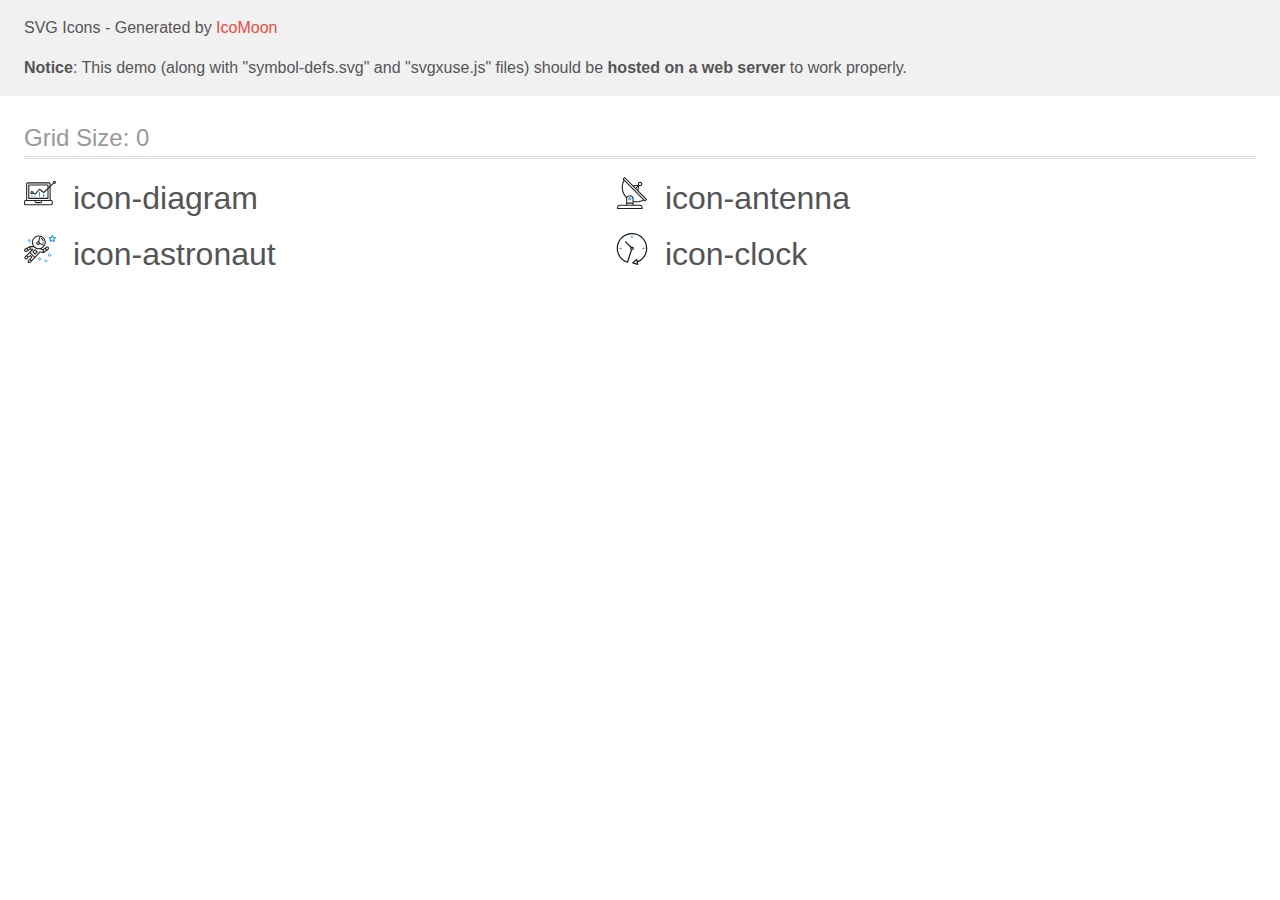
<file: images/icomoon (1)/demo-external-svg.html>
<!doctype html>
<html>
<head>
    <title>IcoMoon - SVG Icons</title>
    <meta charset="utf-8">
    <meta name="viewport" content="width=device-width, initial-scale=1">
    <link rel="stylesheet" href="demo-files/demo.css">
    <link rel="stylesheet" href="style.css">
</head>
<body>
<header class="bgc1 clearfix">
<div class="mhl">
    <p>SVG Icons - Generated by <a href="https://icomoon.io/app">IcoMoon</a></p><p><strong>Notice</strong>: This demo (along with "symbol-defs.svg" and "svgxuse.js" files) should be <b>hosted on a web server</b> to work properly.</p>
</div>
</header>
    <div class="clearfix mhl ptl">
        <h1 class="mvm mtn fgc1">Grid Size: 0</h1>
        <div class="glyph fs1">
            <div class="clearfix pbs">
                <svg class="icon icon-diagram"><use xlink:href="symbol-defs.svg#icon-diagram"></use></svg><span class="name"> icon-diagram</span>
            </div>
        </div>
        <div class="glyph fs1">
            <div class="clearfix pbs">
                <svg class="icon icon-antenna"><use xlink:href="symbol-defs.svg#icon-antenna"></use></svg><span class="name"> icon-antenna</span>
            </div>
        </div>
        <div class="glyph fs1">
            <div class="clearfix pbs">
                <svg class="icon icon-astronaut"><use xlink:href="symbol-defs.svg#icon-astronaut"></use></svg><span class="name"> icon-astronaut</span>
            </div>
        </div>
        <div class="glyph fs1">
            <div class="clearfix pbs">
                <svg class="icon icon-clock"><use xlink:href="symbol-defs.svg#icon-clock"></use></svg><span class="name"> icon-clock</span>
            </div>
        </div>
  </div>
<script defer src="svgxuse.js"></script>
</body>
</html>
</file>
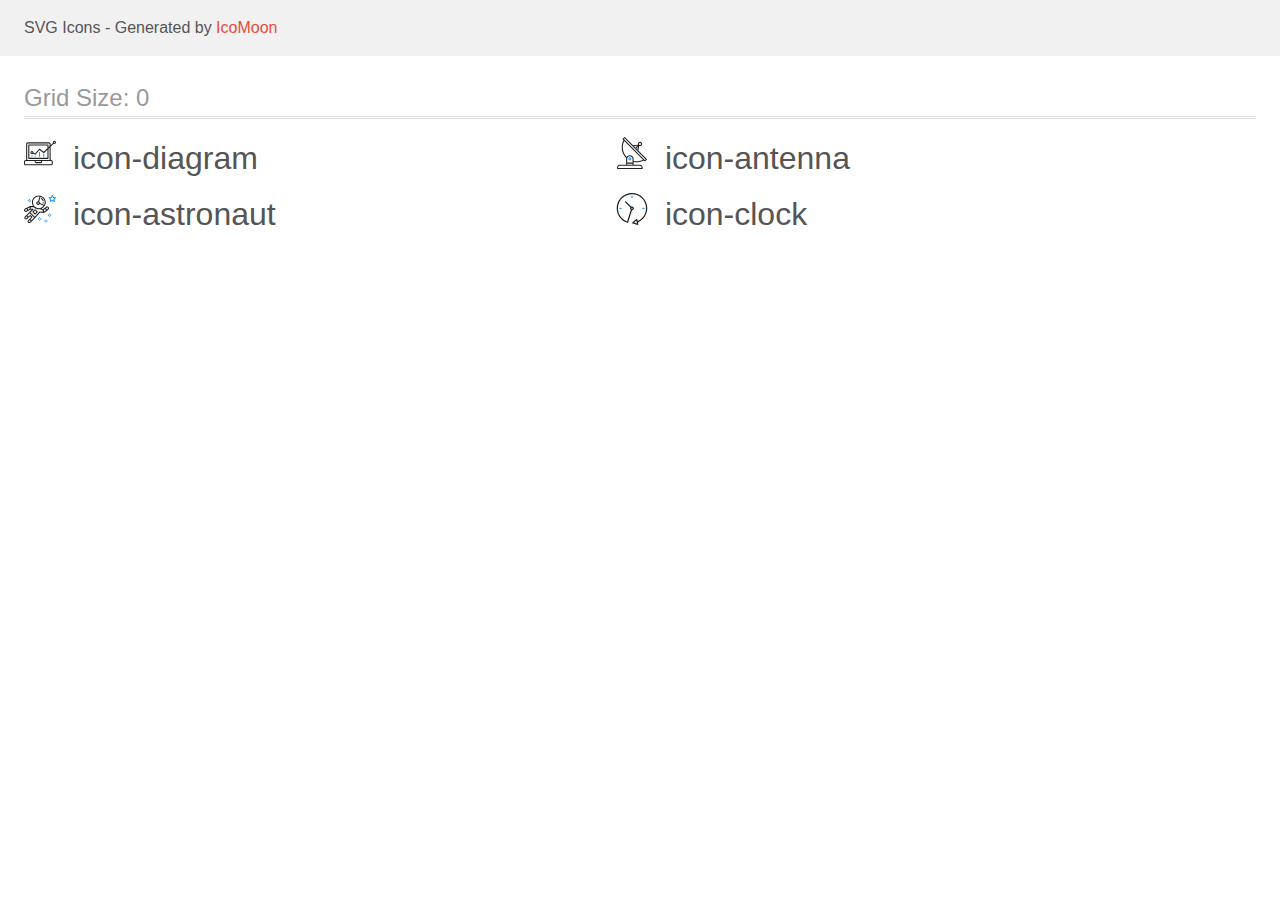
<file: images/icomoon (1)/demo.html>
<!doctype html>
<html>
<head>
    <title>IcoMoon - SVG Icons</title>
    <meta charset="utf-8">
    <meta name="viewport" content="width=device-width, initial-scale=1">
    <link rel="stylesheet" href="demo-files/demo.css">
    <link rel="stylesheet" href="style.css">
</head>
<body>
<svg aria-hidden="true" style="position: absolute; width: 0; height: 0; overflow: hidden;" version="1.1" xmlns="http://www.w3.org/2000/svg" xmlns:xlink="http://www.w3.org/1999/xlink">
<defs>
<symbol id="icon-diagram" viewBox="0 0 32 32">
<path fill="#2196f3" style="fill: var(--color1, #2196f3)" d="M14.926 14.965h1.066v4.798h-1.066v-4.798zM19.19 17.097h1.066v2.665h-1.066v-2.665zM10.661 18.696h1.066v1.066h-1.066v-1.066zM7.463 18.163h1.066v1.599h-1.066v-1.599z"></path>
<path fill="#212121" style="fill: var(--color2, #212121)" d="M1.599 28.291h25.586c0 0 0 0 0 0 0.883 0 1.599-0.716 1.599-1.599v0-2.132c0-0.883-0.716-1.599-1.599-1.599v0h-0.533v-13.294l3.028-2.868c0.207 0.104 0.452 0.166 0.711 0.166 0.888 0 1.608-0.72 1.608-1.608s-0.72-1.608-1.608-1.608c-0.888 0-1.608 0.72-1.608 1.608 0 0.247 0.056 0.481 0.155 0.69l-0.004-0.010-2.281 2.162v-1.23c0-0.883-0.716-1.599-1.599-1.599v0h-21.323c-0.883 0-1.599 0.716-1.599 1.599v0 15.992h-0.533c-0.883 0-1.599 0.716-1.599 1.599v0 2.132c0 0.883 0.716 1.599 1.599 1.599v0zM30.384 4.837c0.294 0 0.533 0.239 0.533 0.533s-0.239 0.533-0.533 0.533v0c-0.294 0-0.533-0.239-0.533-0.533s0.239-0.533 0.533-0.533v0zM3.198 6.969c0-0.294 0.239-0.533 0.533-0.533h21.323c0.294 0 0.533 0.239 0.533 0.533v2.239l-1.066 1.013v-2.185c0-0.295-0.239-0.534-0.534-0.534h-19.189c-0.294 0-0.534 0.239-0.534 0.533v13.327c0 0.294 0.239 0.533 0.534 0.533h19.189c0.295 0 0.534-0.239 0.534-0.533v-9.675l1.066-1.010v12.283h-22.389v-15.991zM7.996 13.899c-0.001 0-0.003 0-0.005 0-0.883 0-1.599 0.716-1.599 1.599s0.716 1.599 1.599 1.599c0.432 0 0.824-0.172 1.112-0.45l-0 0 1.853 0.93c0.215 0.107 0.476 0.057 0.636-0.122l3.939-4.432 3.872 2.902c0.208 0.155 0.498 0.139 0.686-0.039l3.365-3.188v8.131h-18.123v-12.261h18.123v2.661l-3.771 3.572-3.904-2.927c-0.088-0.067-0.2-0.107-0.32-0.107-0.158 0-0.3 0.069-0.398 0.178l-0 0.001-3.993 4.493-1.493-0.746c0.011-0.064 0.017-0.128 0.020-0.193 0-0.883-0.716-1.599-1.599-1.599v0zM8.529 15.498c0 0.294-0.239 0.533-0.533 0.533s-0.533-0.239-0.533-0.533v0c0-0.294 0.239-0.533 0.533-0.533s0.533 0.239 0.533 0.533v0zM11.727 24.026h5.33v0.533c0 0.294-0.238 0.533-0.533 0.533h-4.265c-0.294 0-0.533-0.239-0.533-0.533v0-0.533zM1.067 24.56c0-0.294 0.238-0.533 0.533-0.533h9.062v0.533c0 0.883 0.716 1.599 1.599 1.599v0h4.265c0.883 0 1.599-0.716 1.599-1.599v0-0.533h9.062c0.294 0 0.533 0.239 0.533 0.533v2.132c0 0.294-0.239 0.533-0.533 0.533h-25.586c-0 0-0 0-0 0-0.294 0-0.533-0.239-0.533-0.533 0 0 0 0 0 0v0-2.132z"></path>
</symbol>
<symbol id="icon-antenna" viewBox="0 0 32 32">
<path fill="#212121" style="fill: var(--color2, #212121)" d="M30.773 22.098l-8.443-8.505 0.937-4.616c0.225 0.090 0.485 0.144 0.758 0.146h0.007c0.008 0 0.017 0 0.026 0 1.192 0 2.159-0.967 2.159-2.159s-0.967-2.159-2.159-2.159c-1.192 0-2.159 0.967-2.159 2.159 0 0.259 0.046 0.508 0.13 0.739l-0.005-0.015-4.96 0.606-8.091-8.133c-0.096-0.098-0.229-0.159-0.376-0.16h-0c-0.14 0.001-0.274 0.057-0.373 0.155l-1.512 1.504c-0.096 0.097-0.156 0.23-0.156 0.377s0.060 0.281 0.156 0.377v0l0.814 0.825c-1.143 2.062-1.816 4.522-1.816 7.139 0 4.106 1.656 7.824 4.336 10.525l-0.001-0.001c0.043 0.041 0.092 0.074 0.146 0.097-0.032 0.164-0.051 0.353-0.052 0.546v6.188h-6.4c-1.472 0.001-2.666 1.194-2.667 2.666v1.067c0 0.295 0.239 0.534 0.534 0.534h24.534c0.294 0 0.533-0.239 0.533-0.534v-1.067c-0.002-1.472-1.195-2.665-2.666-2.666h-6.4v-2.742c1.003 0.21 2.024 0.317 3.049 0.32 2.58-0.003 5.005-0.663 7.117-1.822l-0.077 0.039 0.818 0.823c0.099 0.101 0.235 0.159 0.376 0.16 0.14-0.001 0.274-0.057 0.373-0.155l1.512-1.504c0.096-0.097 0.156-0.23 0.156-0.377s-0.060-0.281-0.156-0.377v0zM23.28 6.233c0.193-0.192 0.459-0.31 0.752-0.31 0.589 0 1.067 0.478 1.067 1.066s-0.477 1.066-1.067 1.066c-0 0-0 0-0 0h-0.004c-0.587-0.003-1.061-0.479-1.061-1.066 0-0.295 0.12-0.563 0.314-0.756l0-0h-0.002zM22.024 9.737l-0.598 2.946-1.175-1.183 1.774-1.763zM21.419 8.835l-1.92 1.909-1.486-1.493 3.406-0.416zM24.004 28.8c0.884 0 1.6 0.716 1.6 1.6v0 0.534h-23.466v-0.534c0-0.884 0.716-1.6 1.6-1.6v0h20.267zM16.538 26.666v1.067h-5.334v-1.067h5.334zM11.204 25.6v-4.053c0-1.294 1.196-2.346 2.667-2.346s2.667 1.053 2.667 2.346v4.053h-5.334zM17.604 23.904v-2.357c0-1.882-1.675-3.413-3.733-3.413-0.017-0-0.038-0-0.058-0-1.353 0-2.54 0.707-3.213 1.771l-0.009 0.016c-2.36-2.482-3.812-5.846-3.812-9.55 0-2.314 0.567-4.496 1.569-6.414l-0.036 0.077 18.602 18.709c-1.823 0.947-3.979 1.502-6.266 1.502-1.079 0-2.128-0.124-3.136-0.357l0.093 0.018zM28.893 23.22l-21.057-21.181 0.754-0.752 7.935 7.98c0.004 0 0.006 0.007 0.010 0.010l13.114 13.191-0.757 0.752z"></path>
<path fill="#2196f3" style="fill: var(--color1, #2196f3)" d="M13.876 20.267h-0.005c-0.001 0-0.002 0-0.002 0-0.884 0-1.6 0.716-1.6 1.6s0.715 1.599 1.597 1.6h0.005c0.001 0 0.001 0 0.002 0 0.884 0 1.6-0.716 1.6-1.6s-0.715-1.599-1.598-1.6h-0zM14.249 22.245c-0.096 0.096-0.229 0.155-0.376 0.155-0.295 0-0.534-0.239-0.534-0.534s0.238-0.533 0.532-0.533h0c0.293 0.001 0.531 0.239 0.531 0.533 0 0.148-0.060 0.282-0.157 0.378l-0 0h0.005z"></path>
</symbol>
<symbol id="icon-astronaut" viewBox="0 0 32 32">
<path fill="#2196f3" style="fill: var(--color1, #2196f3)" d="M31.974 4.524c-0.064-0.191-0.227-0.332-0.427-0.362l-0.003-0-1.911-0.278-0.855-1.731c-0.179-0.365-0.777-0.365-0.956 0l-0.855 1.731-1.911 0.278c-0.26 0.039-0.457 0.26-0.457 0.528 0 0.15 0.062 0.285 0.161 0.382l1.383 1.348-0.326 1.903c-0.034 0.2 0.048 0.402 0.212 0.522 0.166 0.12 0.383 0.135 0.562 0.040l1.709-0.899 1.709 0.899c0.072 0.038 0.157 0.061 0.247 0.061 0.295 0 0.534-0.239 0.534-0.534 0-0.031-0.003-0.062-0.008-0.092l0 0.003-0.326-1.903 1.383-1.348c0.099-0.097 0.161-0.233 0.161-0.382 0-0.059-0.009-0.115-0.027-0.168l0.001 0.004zM29.511 5.851c-0.126 0.122-0.183 0.299-0.153 0.472l0.191 1.114-1-0.526c-0.072-0.039-0.158-0.062-0.249-0.062s-0.177 0.023-0.252 0.063l0.003-0.001-1 0.526 0.191-1.114c0.005-0.027 0.008-0.059 0.008-0.091 0-0.149-0.061-0.285-0.16-0.381l-0-0-0.811-0.79 1.119-0.162c0.174-0.025 0.324-0.134 0.402-0.292l0.5-1.013 0.5 1.013c0.078 0.158 0.228 0.267 0.402 0.292l1.119 0.162-0.809 0.79zM26.134 20.522h-1.067v1.067h1.067v-1.067zM26.134 22.656h-1.067v1.066h1.067v-1.066zM27.2 21.589h-1.067v1.067h1.067v-1.067zM25.067 21.589h-1.067v1.067h1.067v-1.067zM22.4 26.389h-1.067v1.067h1.067v-1.067zM22.4 28.523h-1.067v1.067h1.067v-1.067zM23.467 27.456h-1.067v1.067h1.067v-1.067zM21.334 27.456h-1.067v1.067h1.067v-1.067zM16 24.256h-1.066v1.067h1.066v-1.067zM16 26.389h-1.066v1.067h1.066v-1.067zM17.067 25.322h-1.067v1.067h1.067v-1.067zM14.934 25.322h-1.067v1.067h1.067v-1.067zM5.867 6.122h-1.066v1.066h1.066v-1.066zM5.867 8.256h-1.066v1.066h1.066v-1.066zM6.933 7.189h-1.067v1.067h1.066v-1.067zM4.8 7.189h-1.067v1.067h1.067v-1.067z"></path>
<path fill="#212121" style="fill: var(--color2, #212121)" d="M24.715 14.16c-0.28-0.376-0.698-0.636-1.179-0.703l-0.009-0.001c-0.076-0.012-0.164-0.018-0.254-0.018-0.411 0-0.789 0.139-1.090 0.373l0.004-0.003-1.253 0.96-1.898 1.417-1.358-0.541c2.421-1.086 4.113-3.508 4.113-6.32 0-3.823-3.122-6.934-6.961-6.934s-6.961 3.11-6.961 6.934c0 1.386 0.415 2.674 1.12 3.759l-2.768-0.024c-0.009 0-0.016 0.005-0.023 0.005-0.057 0.003-0.11 0.014-0.159 0.033l0.004-0.001c-0.013 0.005-0.026 0.007-0.038 0.013-0.006 0.003-0.013 0.003-0.019 0.006l-3.233 1.596c-0 0-0.001 0-0.001 0.001l-1.893 0.91c-0.024 0.011-0.045 0.023-0.065 0.036l0.001-0.001c-0.482 0.324-0.795 0.867-0.795 1.483 0 0.297 0.073 0.577 0.201 0.823l-0.005-0.010c0.22 0.424 0.592 0.742 1.043 0.885l0.013 0.003c0.161 0.053 0.345 0.083 0.537 0.083 0.308 0 0.598-0.078 0.851-0.216l-0.009 0.005 1.388-0.738 2.264-1.169 1.357-0.008-5.442 5.415c0 0.001-0.001 0.001-0.001 0.001l-1.339 1.333c-0.303 0.299-0.491 0.714-0.491 1.173 0 0.002 0 0.003 0 0.005v-0c0.002 0.919 0.748 1.664 1.667 1.664 0.001 0 0.002 0 0.002 0h-0c0.428 0 0.854-0.162 1.18-0.485l1.314-1.309 1.741-1.3 0.901 0.897-3.102 3.088c-0.303 0.299-0.491 0.714-0.491 1.173 0 0.001 0 0.003 0 0.004v-0c0 0.445 0.174 0.864 0.49 1.179 0.302 0.3 0.717 0.485 1.176 0.485 0.001 0 0.002 0 0.003 0h-0c0.427 0 0.855-0.162 1.18-0.485l4.488-4.472c0.007-0.006 0.016-0.009 0.022-0.016l5.166-5.658 3.471 0.494c0.025 0.004 0.050 0.006 0.075 0.006 0.064 0 0.127-0.016 0.187-0.038 0.017-0.006 0.032-0.015 0.049-0.023 0.019-0.010 0.039-0.015 0.058-0.027l3.213-2.133c0.012-0.008 0.018-0.021 0.029-0.030 0.013-0.010 0.029-0.014 0.041-0.026l1.271-1.191c0.348-0.326 0.564-0.787 0.564-1.3 0-0.4-0.132-0.769-0.355-1.066l0.003 0.005zM2.13 17.77c-0.098 0.054-0.215 0.086-0.34 0.086-0.078 0-0.153-0.013-0.224-0.036l0.005 0.001c-0.294-0.093-0.504-0.364-0.504-0.683 0-0.235 0.114-0.444 0.289-0.575l0.002-0.001 1.314-0.632 0.316 0.924 0.133 0.389-0.992 0.527zM5.627 15.942l-1.548 0.8-0.255-0.746-0.184-0.537 2.027-1.001-0.040 1.484zM20.727 9.322c0 0.918-0.219 1.785-0.599 2.56l-4.181-1.899c-0.044-0.575-0.342-1.072-0.782-1.384l-0.006-0.004 1.464-4.861c2.377 0.757 4.104 2.975 4.104 5.588zM8.938 9.322c0-3.235 2.644-5.867 5.894-5.867 0.253 0 0.5 0.022 0.745 0.053l-1.432 4.753c-0.019 0-0.037-0.006-0.057-0.006-0 0-0.001 0-0.001 0-1.032 0-1.869 0.835-1.872 1.867v0c0.003 1.031 0.84 1.867 1.872 1.867 0 0 0 0 0.001 0h-0c0.695 0 1.295-0.383 1.618-0.944l3.863 1.755c-1.075 1.447-2.795 2.39-4.737 2.39-3.25 0-5.894-2.632-5.894-5.867zM14.895 10.122c0 0.441-0.362 0.8-0.806 0.8-0 0-0.001 0-0.001 0-0.443 0-0.802-0.358-0.804-0.8v-0c0-0.441 0.361-0.8 0.806-0.8s0.806 0.359 0.806 0.8zM2.464 25.146c-0.11 0.109-0.261 0.176-0.428 0.176s-0.317-0.067-0.427-0.175l0 0c-0.109-0.108-0.176-0.257-0.176-0.422s0.067-0.314 0.176-0.422l0-0 0.962-0.959 0.852 0.848-0.959 0.954zM5.678 28.88c-0.11 0.109-0.261 0.176-0.428 0.176s-0.317-0.067-0.427-0.175l0 0c-0.109-0.108-0.176-0.257-0.176-0.422s0.067-0.314 0.176-0.422l0-0 0.963-0.959 0.852 0.848-0.96 0.955zM9.16 25.411l-0.001 0.001-1.765 1.76-0.852-0.848 1.765-1.757c0.040-0.040 0.065-0.088 0.090-0.136 0.007-0.014 0.020-0.026 0.026-0.040 0.016-0.041 0.019-0.085 0.026-0.128 0.003-0.025 0.014-0.048 0.014-0.073 0-0.035-0.013-0.070-0.020-0.105-0.006-0.032-0.006-0.064-0.019-0.096-0.025-0.053-0.055-0.098-0.092-0.138l0 0c-0.010-0.012-0.014-0.026-0.025-0.038h-0.001s0-0.001-0.001-0.002l-1.607-1.6c-0.017-0.017-0.039-0.024-0.058-0.038-0.025-0.021-0.054-0.040-0.084-0.056l-0.003-0.001c-0.026-0.012-0.058-0.023-0.090-0.031l-0.003-0.001c-0.030-0.009-0.065-0.017-0.101-0.020l-0.002-0c-0.007-0-0.015-0-0.023-0-0.026 0-0.051 0.002-0.075 0.005l0.003-0c-0.036 0.005-0.069 0.009-0.104 0.021s-0.064 0.027-0.094 0.045c-0.020 0.011-0.043 0.015-0.061 0.029l-1.774 1.324-0.901-0.897 2.399-2.386 4.36 4.289-0.928 0.919zM15.979 18.394c-0.016-0.002-0.030 0.004-0.046 0.003-0.008-0-0.017-0.001-0.027-0.001-0.031 0-0.062 0.003-0.092 0.008l0.003-0c-0.070 0.011-0.132 0.035-0.187 0.070l0.002-0.001c-0.030 0.018-0.057 0.037-0.083 0.061-0.013 0.011-0.028 0.016-0.040 0.029l-4.698 5.146-4.328-4.256 2.833-2.818c0.096-0.097 0.156-0.23 0.156-0.377 0-0.295-0.239-0.534-0.534-0.534-0.001 0-0.001 0-0.002 0h0l-2.219 0.013 0.028-1.607 3.104 0.027c1.264 1.297 3.027 2.101 4.978 2.101 0.001 0 0.002 0 0.003 0h-0c0.438 0 0.864-0.046 1.28-0.122 0.040 0.032 0.080 0.064 0.129 0.085l2.41 0.96 0.152 0.758 0.178 0.886-3.003-0.427zM20.020 18.572l-0.313-1.558 1.446-1.080 0.946 1.257-2.080 1.381zM23.773 15.741l-0.837 0.785-0.931-1.236 0.831-0.637c0.155-0.119 0.351-0.168 0.543-0.143 0.193 0.027 0.364 0.128 0.48 0.284 0.088 0.117 0.141 0.265 0.141 0.426 0 0.206-0.087 0.391-0.226 0.521l-0 0z"></path>
<path fill="#212121" style="fill: var(--color2, #212121)" d="M13.602 18.544l-2.143-2.134c-0.096-0.096-0.229-0.155-0.376-0.155s-0.28 0.059-0.376 0.155l-2.143 2.133c-0.097 0.097-0.156 0.23-0.156 0.378s0.060 0.281 0.156 0.378l-0-0 2.142 2.134c0.096 0.096 0.229 0.156 0.376 0.156s0.28-0.059 0.376-0.156v0l2.143-2.134c0.097-0.097 0.157-0.23 0.157-0.378s-0.060-0.281-0.157-0.378l-0-0zM11.083 20.303l-1.387-1.381 1.386-1.381 1.387 1.381-1.387 1.381zM17.164 5.071l-0.258 1.036c0.071 0.018 1.738 0.452 1.738 2.149h1.067c0-2.017-1.666-2.965-2.547-3.184zM19.711 9.322h-1.067v1.066h1.067v-1.066z"></path>
</symbol>
<symbol id="icon-clock" viewBox="0 0 32 32">
<path fill="#212121" style="fill: var(--color2, #212121)" d="M31.296 15.301c-0.001-8.452-6.855-15.303-15.308-15.301s-15.303 6.855-15.301 15.308c0.002 6.788 4.422 12.543 10.541 14.545l0.108 0.031c0.061 0.019 0.123 0.029 0.187 0.029 0.12 0 0.238-0.032 0.342-0.094 0.135-0.080 0.236-0.207 0.283-0.357l3.865-12.25c1.054-0.004 1.906-0.859 1.906-1.913 0-1.056-0.856-1.913-1.913-1.913-0.303 0-0.59 0.071-0.845 0.196l0.011-0.005-5.106-5.107c-0.114-0.11-0.271-0.179-0.443-0.179-0.352 0-0.638 0.286-0.638 0.638 0 0.172 0.068 0.328 0.179 0.443l-0-0 5.103 5.109c-0.121 0.241-0.191 0.525-0.191 0.826 0 0.602 0.283 1.137 0.723 1.48l0.004 0.003-3.682 11.673c-7.278-2.681-11.004-10.754-8.324-18.032s10.754-11.004 18.032-8.323c7.278 2.681 11.004 10.754 8.323 18.032-1.345 3.581-4.003 6.406-7.374 7.938l-0.088 0.036-0.398-1.874c-0.063-0.291-0.318-0.506-0.624-0.506-0.164 0-0.313 0.062-0.426 0.163l0.001-0.001-3.837 3.426c-0.132 0.117-0.214 0.287-0.214 0.477 0 0.283 0.185 0.524 0.441 0.606l0.005 0.001 4.899 1.563c0.058 0.020 0.126 0.031 0.196 0.031 0.352 0 0.637-0.285 0.637-0.637 0-0.047-0.005-0.093-0.015-0.138l0.001 0.004-0.391-1.839c5.528-2.374 9.329-7.772 9.329-14.057 0-0.011 0-0.023-0-0.034v0.002zM15.992 14.664c0.352 0 0.638 0.286 0.638 0.638s-0.285 0.638-0.638 0.638v0c-0.352 0-0.638-0.286-0.638-0.638s0.286-0.638 0.638-0.638v0zM18.092 29.528l2.184-1.948 0.603 2.84-2.787-0.892z"></path>
<path fill="#2196f3" style="fill: var(--color1, #2196f3)" d="M15.354 3.185v1.275c0 0.352 0.286 0.638 0.638 0.638s0.638-0.285 0.638-0.638v0-1.275c0-0.352-0.285-0.638-0.638-0.638s-0.638 0.285-0.638 0.638v0zM3.876 14.664c-0.352 0-0.638 0.286-0.638 0.638s0.285 0.638 0.638 0.638h1.275c0.352 0 0.638-0.286 0.638-0.638s-0.285-0.638-0.638-0.638h-1.275zM28.108 15.939c0.352 0 0.638-0.286 0.638-0.638s-0.285-0.638-0.638-0.638h-1.275c-0.352 0-0.638 0.286-0.638 0.638s0.285 0.638 0.638 0.638h1.275z"></path>
</symbol>
</defs>
</svg>

<header class="bgc1 clearfix">
<div class="mhl">
    <p>SVG Icons - Generated by <a href="https://icomoon.io/app">IcoMoon</a></p>
</div>
</header>
    <div class="clearfix mhl ptl">
        <h1 class="mvm mtn fgc1">Grid Size: 0</h1>
        <div class="glyph fs1">
            <div class="clearfix pbs">
                <svg class="icon icon-diagram"><use xlink:href="#icon-diagram"></use></svg><span class="name"> icon-diagram</span>
            </div>
        </div>
        <div class="glyph fs1">
            <div class="clearfix pbs">
                <svg class="icon icon-antenna"><use xlink:href="#icon-antenna"></use></svg><span class="name"> icon-antenna</span>
            </div>
        </div>
        <div class="glyph fs1">
            <div class="clearfix pbs">
                <svg class="icon icon-astronaut"><use xlink:href="#icon-astronaut"></use></svg><span class="name"> icon-astronaut</span>
            </div>
        </div>
        <div class="glyph fs1">
            <div class="clearfix pbs">
                <svg class="icon icon-clock"><use xlink:href="#icon-clock"></use></svg><span class="name"> icon-clock</span>
            </div>
        </div>
  </div>
<script defer src="svgxuse.js"></script>
</body>
</html>
</file>
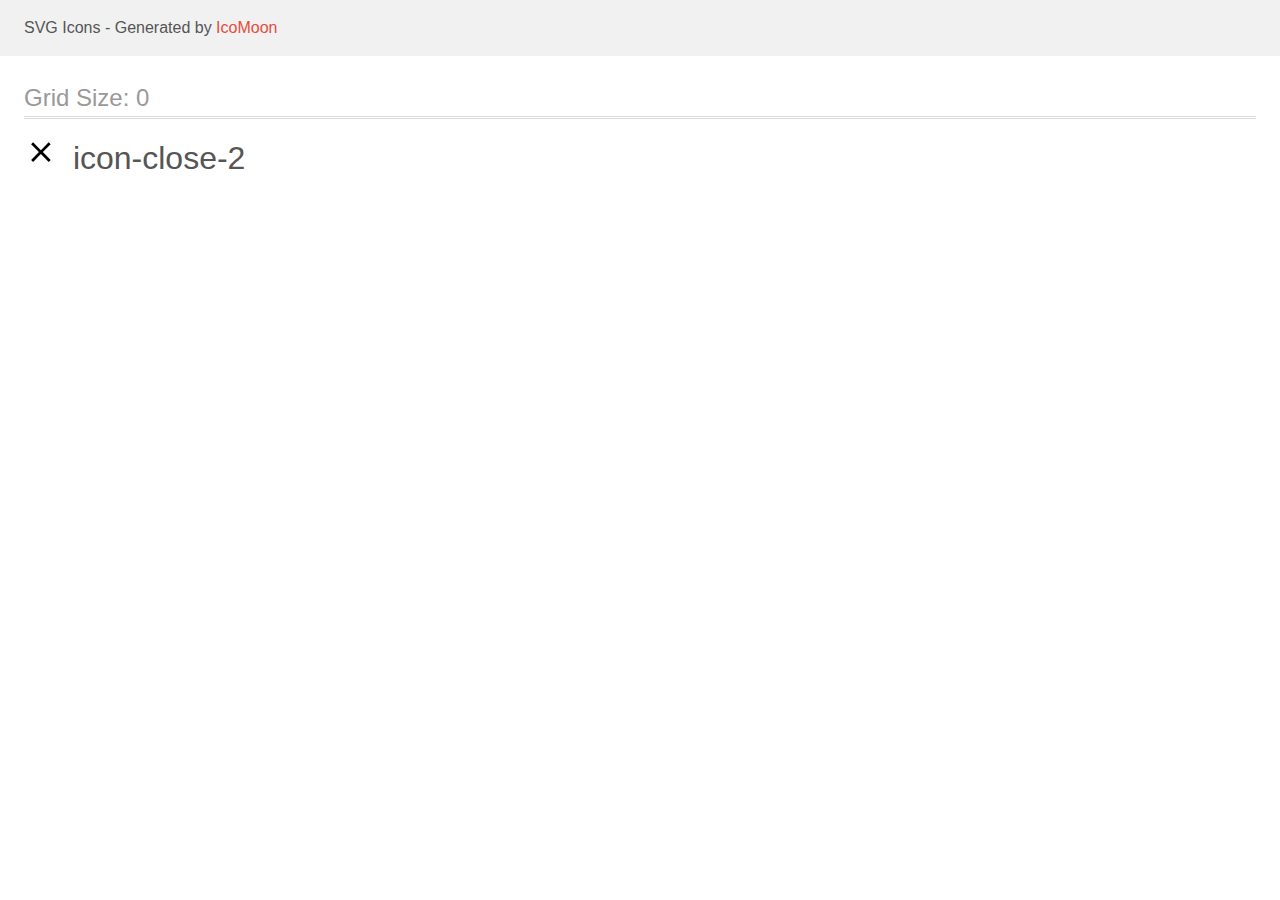
<file: images/icomoon 4/demo.html>
<!doctype html>
<html>
<head>
    <title>IcoMoon - SVG Icons</title>
    <meta charset="utf-8">
    <meta name="viewport" content="width=device-width, initial-scale=1">
    <link rel="stylesheet" href="demo-files/demo.css">
    <link rel="stylesheet" href="style.css">
</head>
<body>
<svg aria-hidden="true" style="position: absolute; width: 0; height: 0; overflow: hidden;" version="1.1" xmlns="http://www.w3.org/2000/svg" xmlns:xlink="http://www.w3.org/1999/xlink">
<defs>
<symbol id="icon-close-2" viewBox="0 0 32 32">
<path d="M26.667 7.303l-1.97-1.97-7.808 7.808-7.808-7.808-1.97 1.97 7.808 7.808-7.808 7.808 1.97 1.97 7.808-7.808 7.808 7.808 1.97-1.97-7.808-7.808 7.808-7.808z"></path>
</symbol>
</defs>
</svg>

<header class="bgc1 clearfix">
<div class="mhl">
    <p>SVG Icons - Generated by <a href="https://icomoon.io/app">IcoMoon</a></p>
</div>
</header>
    <div class="clearfix mhl ptl">
        <h1 class="mvm mtn fgc1">Grid Size: 0</h1>
        <div class="glyph fs1">
            <div class="clearfix pbs">
                <svg class="icon icon-close-2"><use xlink:href="#icon-close-2"></use></svg><span class="name"> icon-close-2</span>
            </div>
        </div>
  </div>
<script defer src="svgxuse.js"></script>
</body>
</html>
</file>
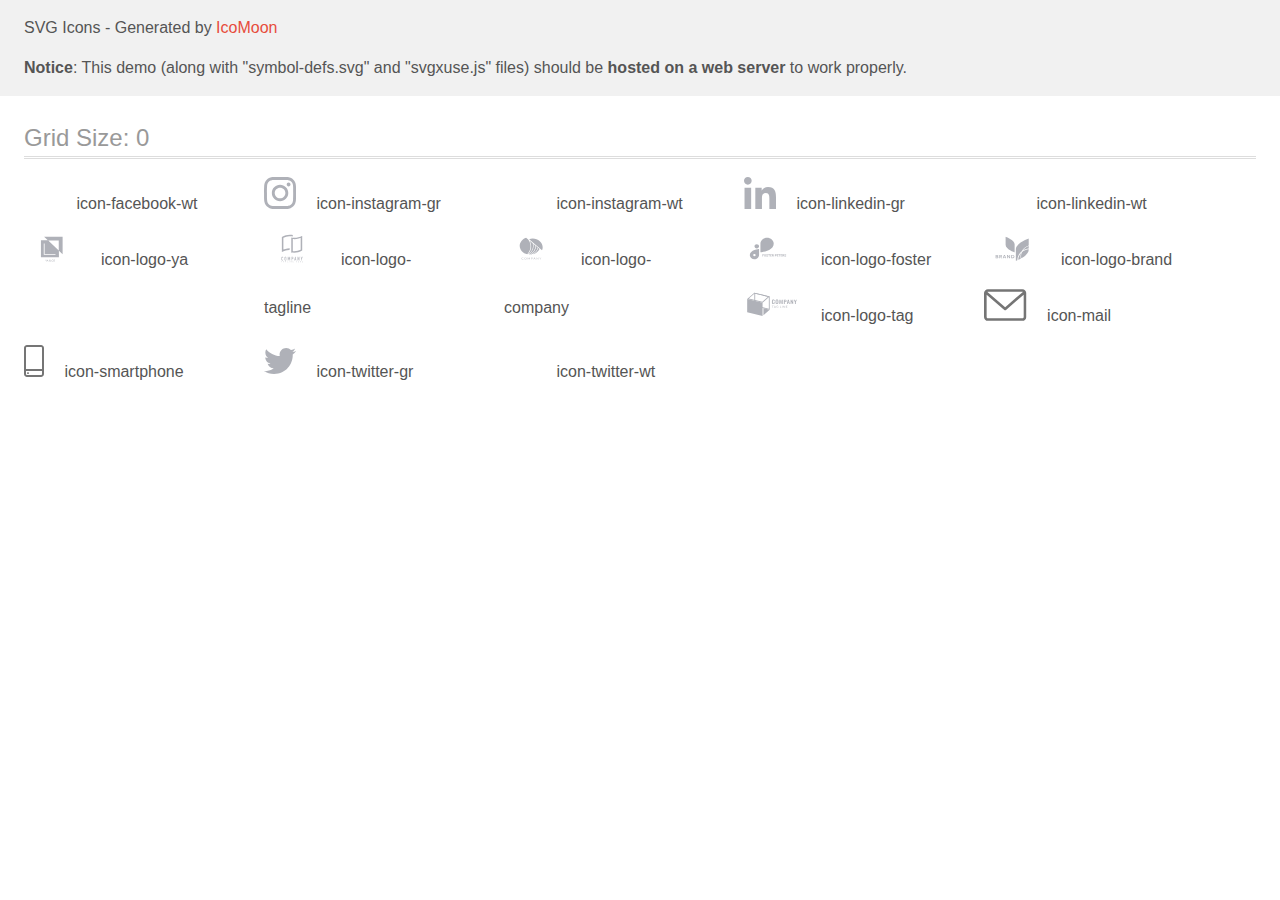
<file: images/icomoon/demo-external-svg.html>
<!doctype html>
<html>
<head>
    <title>IcoMoon - SVG Icons</title>
    <meta charset="utf-8">
    <meta name="viewport" content="width=device-width, initial-scale=1">
    <link rel="stylesheet" href="demo-files/demo.css">
    <link rel="stylesheet" href="style.css">
</head>
<body>
<header class="bgc1 clearfix">
<div class="mhl">
    <p>SVG Icons - Generated by <a href="https://icomoon.io/app">IcoMoon</a></p><p><strong>Notice</strong>: This demo (along with "symbol-defs.svg" and "svgxuse.js" files) should be <b>hosted on a web server</b> to work properly.</p>
</div>
</header>
    <div class="clearfix mhl ptl">
        <h1 class="mvm mtn fgc1">Grid Size: 0</h1>
        <div class="glyph fs1">
            <div class="clearfix pbs">
                <svg class="icon icon-facebook-wt"><use xlink:href="symbol-defs.svg#icon-facebook-wt"></use></svg><span class="name"> icon-facebook-wt</span>
            </div>
        </div>
        <div class="glyph fs1">
            <div class="clearfix pbs">
                <svg class="icon icon-instagram-gr"><use xlink:href="symbol-defs.svg#icon-instagram-gr"></use></svg><span class="name"> icon-instagram-gr</span>
            </div>
        </div>
        <div class="glyph fs1">
            <div class="clearfix pbs">
                <svg class="icon icon-instagram-wt"><use xlink:href="symbol-defs.svg#icon-instagram-wt"></use></svg><span class="name"> icon-instagram-wt</span>
            </div>
        </div>
        <div class="glyph fs1">
            <div class="clearfix pbs">
                <svg class="icon icon-linkedin-gr"><use xlink:href="symbol-defs.svg#icon-linkedin-gr"></use></svg><span class="name"> icon-linkedin-gr</span>
            </div>
        </div>
        <div class="glyph fs1">
            <div class="clearfix pbs">
                <svg class="icon icon-linkedin-wt"><use xlink:href="symbol-defs.svg#icon-linkedin-wt"></use></svg><span class="name"> icon-linkedin-wt</span>
            </div>
        </div>
        <div class="glyph fs1">
            <div class="clearfix pbs">
                <svg class="icon icon-logo-ya"><use xlink:href="symbol-defs.svg#icon-logo-ya"></use></svg><span class="name"> icon-logo-ya</span>
            </div>
        </div>
        <div class="glyph fs1">
            <div class="clearfix pbs">
                <svg class="icon icon-logo-tagline"><use xlink:href="symbol-defs.svg#icon-logo-tagline"></use></svg><span class="name"> icon-logo-tagline</span>
            </div>
        </div>
        <div class="glyph fs1">
            <div class="clearfix pbs">
                <svg class="icon icon-logo-company"><use xlink:href="symbol-defs.svg#icon-logo-company"></use></svg><span class="name"> icon-logo-company</span>
            </div>
        </div>
        <div class="glyph fs1">
            <div class="clearfix pbs">
                <svg class="icon icon-logo-foster"><use xlink:href="symbol-defs.svg#icon-logo-foster"></use></svg><span class="name"> icon-logo-foster</span>
            </div>
        </div>
        <div class="glyph fs1">
            <div class="clearfix pbs">
                <svg class="icon icon-logo-brand"><use xlink:href="symbol-defs.svg#icon-logo-brand"></use></svg><span class="name"> icon-logo-brand</span>
            </div>
        </div>
        <div class="glyph fs1">
            <div class="clearfix pbs">
                <svg class="icon icon-logo-tag"><use xlink:href="symbol-defs.svg#icon-logo-tag"></use></svg><span class="name"> icon-logo-tag</span>
            </div>
        </div>
        <div class="glyph fs1">
            <div class="clearfix pbs">
                <svg class="icon icon-mail"><use xlink:href="symbol-defs.svg#icon-mail"></use></svg><span class="name"> icon-mail</span>
            </div>
        </div>
        <div class="glyph fs1">
            <div class="clearfix pbs">
                <svg class="icon icon-smartphone"><use xlink:href="symbol-defs.svg#icon-smartphone"></use></svg><span class="name"> icon-smartphone</span>
            </div>
        </div>
        <div class="glyph fs1">
            <div class="clearfix pbs">
                <svg class="icon icon-twitter-gr"><use xlink:href="symbol-defs.svg#icon-twitter-gr"></use></svg><span class="name"> icon-twitter-gr</span>
            </div>
        </div>
        <div class="glyph fs1">
            <div class="clearfix pbs">
                <svg class="icon icon-twitter-wt"><use xlink:href="symbol-defs.svg#icon-twitter-wt"></use></svg><span class="name"> icon-twitter-wt</span>
            </div>
        </div>
  </div>
<script defer src="svgxuse.js"></script>
</body>
</html>
</file>
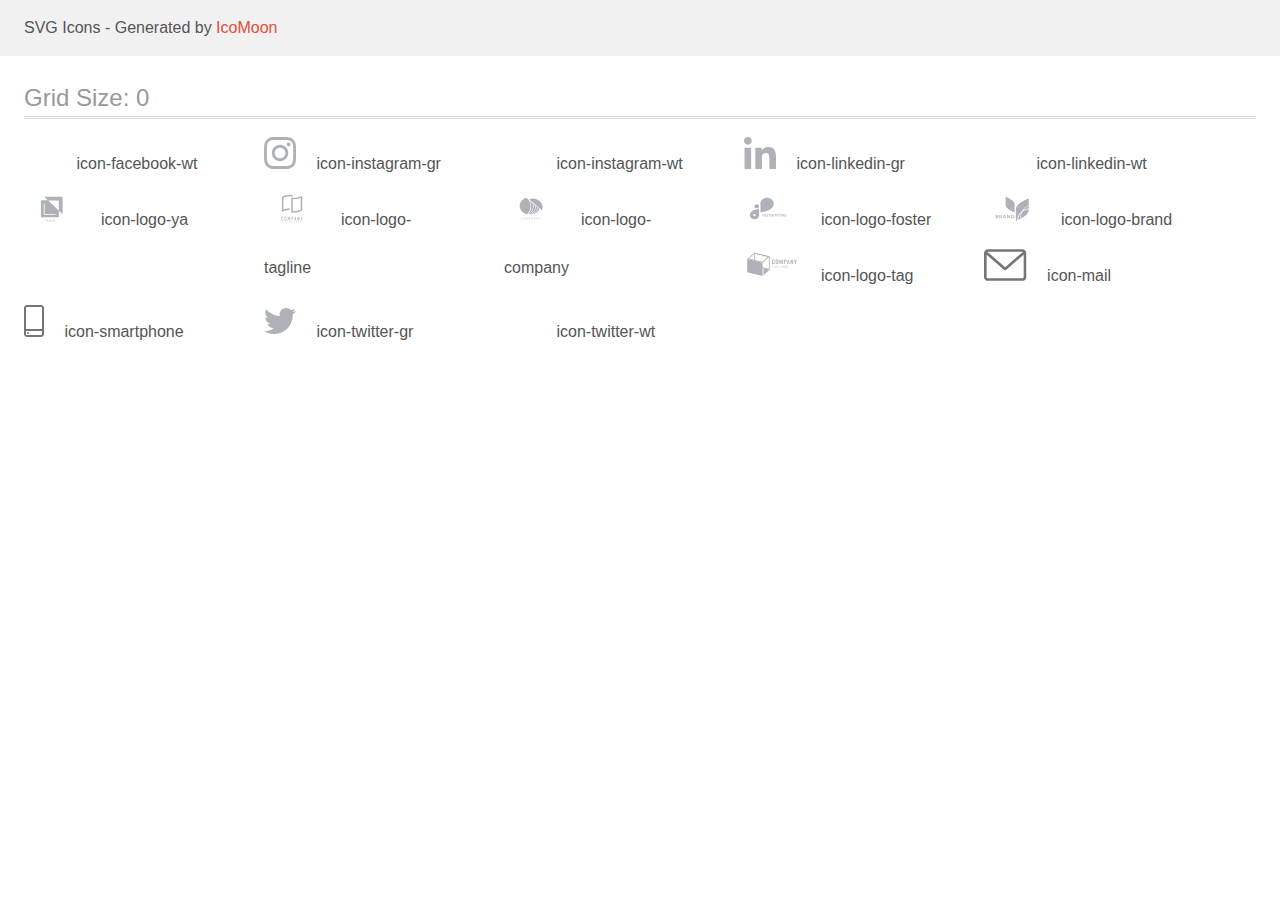
<file: images/icomoon/demo.html>
<!doctype html>
<html>
<head>
    <title>IcoMoon - SVG Icons</title>
    <meta charset="utf-8">
    <meta name="viewport" content="width=device-width, initial-scale=1">
    <link rel="stylesheet" href="demo-files/demo.css">
    <link rel="stylesheet" href="style.css">
</head>
<body>
<svg aria-hidden="true" style="position: absolute; width: 0; height: 0; overflow: hidden;" version="1.1" xmlns="http://www.w3.org/2000/svg" xmlns:xlink="http://www.w3.org/1999/xlink">
<defs>
<symbol id="icon-facebook-wt" viewBox="0 0 32 32">
<path fill="#fff" style="fill: var(--color1, #fff)" d="M21.328 5.312h2.923v-5.088c-1.232-0.143-2.66-0.224-4.107-0.224-0.052 0-0.104 0-0.157 0l0.008-0c-4.213 0-7.099 2.65-7.099 7.52v4.48h-4.646v5.688h4.646v14.312h5.699v-14.31h4.459l0.709-5.688h-5.17v-3.922c0-1.643 0.443-2.768 2.734-2.768z"></path>
</symbol>
<symbol id="icon-instagram-gr" viewBox="0 0 32 32">
<path fill="#afb1b8" style="fill: var(--color2, #afb1b8)" d="M31.968 9.408c-0.074-1.701-0.349-2.869-0.742-3.882-0.424-1.111-1.054-2.059-1.85-2.837l-0.001-0.001c-0.78-0.792-1.724-1.419-2.778-1.827l-0.054-0.018c-1.019-0.394-2.181-0.667-3.882-0.742-1.712-0.082-2.256-0.101-6.602-0.101-4.344 0-4.888 0.019-6.595 0.094-1.699 0.074-2.869 0.349-3.88 0.742-1.112 0.424-2.060 1.054-2.839 1.85l-0.001 0.001c-0.791 0.78-1.418 1.724-1.825 2.778l-0.018 0.054c-0.395 1.019-0.669 2.181-0.744 3.882-0.082 1.712-0.101 2.256-0.101 6.602 0 4.344 0.019 4.888 0.094 6.595 0.075 1.701 0.35 2.869 0.744 3.882 0.426 1.11 1.055 2.057 1.849 2.837l0.001 0.001c0.8 0.813 1.77 1.443 2.832 1.843 1.019 0.395 2.182 0.67 3.882 0.744 1.707 0.075 2.251 0.094 6.595 0.094 4.346 0 4.89-0.019 6.595-0.094 1.701-0.074 2.869-0.349 3.882-0.742 2.157-0.85 3.833-2.526 4.664-4.628l0.019-0.055c0.394-1.019 0.669-2.182 0.744-3.882 0.075-1.707 0.093-2.251 0.093-6.595s-0.006-4.888-0.080-6.595zM29.088 22.474c-0.070 1.563-0.333 2.406-0.55 2.97-0.552 1.399-1.64 2.486-3.004 3.024l-0.036 0.012c-0.56 0.219-1.411 0.482-2.968 0.55-1.688 0.075-2.194 0.094-6.464 0.094-4.269 0-4.782-0.019-6.464-0.094-1.563-0.069-2.406-0.331-2.97-0.55-0.721-0.269-1.334-0.676-1.836-1.192l-0.001-0.001c-0.517-0.503-0.924-1.117-1.184-1.803l-0.011-0.034c-0.218-0.563-0.48-1.413-0.549-2.97-0.075-1.688-0.094-2.195-0.094-6.464 0-4.27 0.019-4.784 0.094-6.464 0.069-1.563 0.331-2.406 0.549-2.97 0.269-0.722 0.678-1.337 1.198-1.837l0.002-0.002c0.504-0.517 1.119-0.923 1.806-1.182l0.034-0.011c0.56-0.219 1.411-0.48 2.968-0.55 1.688-0.074 2.195-0.093 6.464-0.093 4.275 0 4.782 0.019 6.464 0.093 1.563 0.069 2.406 0.331 2.97 0.55 0.693 0.256 1.325 0.662 1.837 1.194 0.531 0.52 0.938 1.144 1.195 1.84 0.218 0.56 0.48 1.411 0.549 2.968 0.075 1.688 0.094 2.194 0.094 6.464 0 4.269-0.019 4.768-0.094 6.458z"></path>
<path fill="#afb1b8" style="fill: var(--color2, #afb1b8)" d="M16.059 7.782c-4.539 0.002-8.218 3.682-8.219 8.221v0c0 0 0 0.001 0 0.002 0 4.541 3.681 8.222 8.222 8.222s8.222-3.681 8.222-8.222c0-4.541-3.681-8.222-8.222-8.222-0.001 0-0.001 0-0.002 0h0zM16.059 21.334c-2.945-0-5.332-2.388-5.332-5.333s2.388-5.333 5.333-5.333c0 0 0.001 0 0.001 0h-0c2.946 0 5.334 2.388 5.334 5.334s-2.388 5.334-5.334 5.334v0zM26.525 7.458c0 1.060-0.86 1.92-1.92 1.92s-1.92-0.86-1.92-1.92v0c0-1.060 0.86-1.92 1.92-1.92s1.92 0.86 1.92 1.92v0z"></path>
</symbol>
<symbol id="icon-instagram-wt" viewBox="0 0 32 32">
<path fill="#fff" style="fill: var(--color1, #fff)" d="M31.968 9.408c-0.074-1.701-0.349-2.869-0.742-3.882-0.424-1.111-1.054-2.059-1.85-2.837l-0.001-0.001c-0.78-0.792-1.724-1.419-2.778-1.827l-0.054-0.018c-1.019-0.394-2.181-0.667-3.882-0.742-1.712-0.082-2.256-0.101-6.602-0.101-4.344 0-4.888 0.019-6.595 0.094-1.699 0.074-2.869 0.349-3.88 0.742-1.112 0.424-2.060 1.054-2.839 1.85l-0.001 0.001c-0.791 0.78-1.418 1.724-1.825 2.778l-0.018 0.054c-0.395 1.019-0.669 2.181-0.744 3.882-0.082 1.712-0.101 2.256-0.101 6.602 0 4.344 0.019 4.888 0.094 6.595 0.075 1.701 0.35 2.869 0.744 3.882 0.426 1.11 1.055 2.057 1.849 2.837l0.001 0.001c0.8 0.813 1.77 1.443 2.832 1.843 1.019 0.395 2.182 0.67 3.882 0.744 1.707 0.075 2.251 0.094 6.595 0.094 4.346 0 4.89-0.019 6.595-0.094 1.701-0.074 2.869-0.349 3.882-0.742 2.157-0.85 3.833-2.526 4.664-4.628l0.019-0.055c0.394-1.019 0.669-2.182 0.744-3.882 0.075-1.707 0.093-2.251 0.093-6.595s-0.006-4.888-0.080-6.595zM29.088 22.474c-0.070 1.563-0.333 2.406-0.55 2.97-0.552 1.399-1.64 2.486-3.004 3.024l-0.036 0.012c-0.56 0.219-1.411 0.482-2.968 0.55-1.688 0.075-2.194 0.094-6.464 0.094-4.269 0-4.782-0.019-6.464-0.094-1.563-0.069-2.406-0.331-2.97-0.55-0.721-0.269-1.334-0.676-1.836-1.192l-0.001-0.001c-0.517-0.503-0.924-1.117-1.184-1.803l-0.011-0.034c-0.218-0.563-0.48-1.413-0.549-2.97-0.075-1.688-0.094-2.195-0.094-6.464 0-4.27 0.019-4.784 0.094-6.464 0.069-1.563 0.331-2.406 0.549-2.97 0.269-0.722 0.678-1.337 1.198-1.837l0.002-0.002c0.504-0.517 1.119-0.923 1.806-1.182l0.034-0.011c0.56-0.219 1.411-0.48 2.968-0.55 1.688-0.074 2.195-0.093 6.464-0.093 4.275 0 4.782 0.019 6.464 0.093 1.563 0.069 2.406 0.331 2.97 0.55 0.693 0.256 1.325 0.662 1.837 1.194 0.531 0.52 0.938 1.144 1.195 1.84 0.218 0.56 0.48 1.411 0.549 2.968 0.075 1.688 0.094 2.194 0.094 6.464 0 4.269-0.019 4.768-0.094 6.458z"></path>
<path fill="#fff" style="fill: var(--color1, #fff)" d="M16.059 7.782c-4.539 0.002-8.218 3.682-8.219 8.221v0c0 0 0 0.001 0 0.002 0 4.541 3.681 8.222 8.222 8.222s8.222-3.681 8.222-8.222c0-4.541-3.681-8.222-8.222-8.222-0.001 0-0.001 0-0.002 0h0zM16.059 21.334c-2.945-0-5.332-2.388-5.332-5.333s2.388-5.333 5.333-5.333c0 0 0.001 0 0.001 0h-0c2.946 0 5.334 2.388 5.334 5.334s-2.388 5.334-5.334 5.334v0zM26.525 7.458c0 1.060-0.86 1.92-1.92 1.92s-1.92-0.86-1.92-1.92v0c0-1.060 0.86-1.92 1.92-1.92s1.92 0.86 1.92 1.92v0z"></path>
</symbol>
<symbol id="icon-linkedin-gr" viewBox="0 0 32 32">
<path fill="#afb1b8" style="fill: var(--color2, #afb1b8)" d="M31.992 32h0.008v-11.738c0-5.741-1.237-10.163-7.947-10.163-3.227 0-5.392 1.77-6.277 3.45h-0.093v-2.914h-6.365v21.363h6.627v-10.578c0-2.786 0.528-5.48 3.978-5.48 3.398 0 3.448 3.179 3.448 5.658v10.402h6.621zM0.528 10.635h6.635v21.365h-6.635v-21.365zM3.843 0c-2.123 0-3.843 1.721-3.843 3.843v0c0 2.12 1.722 3.878 3.843 3.878 2.12 0 3.842-1.757 3.842-3.878s-1.72-3.841-3.841-3.843h-0z"></path>
</symbol>
<symbol id="icon-linkedin-wt" viewBox="0 0 32 32">
<path fill="#fff" style="fill: var(--color1, #fff)" d="M31.992 32h0.008v-11.738c0-5.741-1.237-10.163-7.947-10.163-3.227 0-5.392 1.77-6.277 3.45h-0.093v-2.914h-6.365v21.363h6.627v-10.578c0-2.786 0.528-5.48 3.978-5.48 3.398 0 3.448 3.179 3.448 5.658v10.402h6.621zM0.528 10.635h6.635v21.365h-6.635v-21.365zM3.843 0c-2.123 0-3.843 1.721-3.843 3.843v0c0 2.12 1.722 3.878 3.843 3.878 2.12 0 3.842-1.757 3.842-3.878s-1.72-3.841-3.841-3.843h-0z"></path>
</symbol>
<symbol id="icon-logo-ya" viewBox="0 0 57 32">
<path fill="#afb1b8" style="fill: var(--color2, #afb1b8)" d="M20.267 3.733l3.738 3.538-6.938-0.004v17.167h18.133v-6.564l3.733 3.534v-17.671h-18.667zM35.036 17.455l-10.597-10.032h10.597v10.032zM31.746 21.923h-11.81v-11.545h0.835v10.763h10.975v0.781zM22.725 26.72l-0.436 0.899-0.436-0.899h-0.366l0.637 1.198v0.698h0.331v-0.698l0.635-1.198h-0.364zM23.274 28.616l0.154-0.442h0.734l0.155 0.442h0.344l-0.717-1.896h-0.296l-0.716 1.896h0.342zM23.794 27.123l0.275 0.786h-0.549l0.275-0.787zM25.531 27.863c-0.045 0.067-0.071 0.149-0.071 0.238 0 0.001 0 0.002 0 0.003v-0c0 0.16 0.056 0.29 0.168 0.389s0.263 0.149 0.45 0.149c0.188 0 0.349-0.051 0.485-0.153l0.107 0.126h0.367l-0.278-0.33c0.109-0.149 0.164-0.341 0.164-0.574h-0.275c0 0.128-0.027 0.244-0.079 0.348l-0.366-0.432 0.129-0.094c0.078-0.053 0.144-0.119 0.195-0.195l0.002-0.003c0.038-0.061 0.060-0.136 0.060-0.216 0-0.001 0-0.002 0-0.003v0c0-0.002 0-0.005 0-0.007 0-0.117-0.051-0.221-0.132-0.293l-0-0c-0.084-0.076-0.197-0.123-0.32-0.123-0.007 0-0.013 0-0.020 0l0.001-0c-0.153 0-0.274 0.044-0.364 0.13s-0.135 0.203-0.135 0.352c0 0.061 0.014 0.123 0.043 0.189 0.030 0.065 0.082 0.144 0.155 0.237-0.14 0.101-0.235 0.188-0.282 0.261zM26.387 28.283c-0.081 0.066-0.185 0.106-0.299 0.107h-0c-0.005 0-0.010 0-0.015 0-0.082 0-0.156-0.031-0.212-0.083l0 0c-0.052-0.052-0.085-0.123-0.085-0.203 0-0.004 0-0.007 0-0.011l-0 0.001c0-0.101 0.052-0.192 0.156-0.271l0.041-0.029 0.414 0.489zM26.047 27.443c-0.090-0.11-0.134-0.202-0.134-0.275 0-0.063 0.019-0.116 0.055-0.157 0.034-0.039 0.084-0.063 0.139-0.063 0.003 0 0.005 0 0.008 0h-0c0.002-0 0.004-0 0.007-0 0.052 0 0.1 0.020 0.135 0.054l-0-0c0.037 0.035 0.056 0.077 0.056 0.126 0 0.002 0 0.005 0 0.007 0 0.071-0.031 0.134-0.080 0.177l-0 0-0.041 0.032-0.145 0.099zM29.133 28.473c0.13-0.114 0.205-0.272 0.224-0.474h-0.328c-0.018 0.135-0.059 0.232-0.124 0.29s-0.163 0.087-0.292 0.087c-0.141 0-0.249-0.054-0.323-0.162s-0.11-0.264-0.11-0.469v-0.167c0.002-0.203 0.041-0.355 0.117-0.46 0.077-0.105 0.188-0.157 0.331-0.157 0.123 0 0.217 0.030 0.28 0.091s0.104 0.158 0.12 0.294h0.328c-0.021-0.207-0.095-0.368-0.222-0.482s-0.296-0.171-0.506-0.171c-0.155 0-0.292 0.037-0.411 0.111-0.119 0.076-0.213 0.183-0.27 0.31l-0.002 0.005c-0.060 0.133-0.096 0.288-0.096 0.451 0 0.008 0 0.016 0 0.023l-0-0.001v0.177c0.003 0.174 0.035 0.327 0.098 0.46s0.151 0.234 0.266 0.306c0.116 0.071 0.249 0.107 0.4 0.107 0.216 0 0.389-0.056 0.519-0.169zM31.069 28.207c0.064-0.141 0.097-0.304 0.097-0.49v-0.105c0-0.006 0-0.013 0-0.020 0-0.169-0.036-0.329-0.102-0.473l0.003 0.007c-0.060-0.134-0.156-0.243-0.274-0.318l-0.003-0.002c-0.119-0.075-0.256-0.112-0.411-0.112s-0.291 0.037-0.411 0.113c-0.119 0.075-0.211 0.182-0.277 0.324-0.062 0.137-0.098 0.297-0.098 0.466 0 0.008 0 0.016 0 0.025l-0-0.001v0.107c0.001 0.181 0.034 0.341 0.099 0.48 0.066 0.139 0.159 0.246 0.279 0.322 0.121 0.075 0.258 0.112 0.411 0.112 0.156 0 0.293-0.037 0.412-0.112 0.119-0.076 0.212-0.183 0.276-0.323zM30.716 27.135c0.080 0.112 0.119 0.274 0.119 0.484v0.099c0 0.213-0.039 0.376-0.118 0.487-0.078 0.111-0.19 0.167-0.336 0.167-0.004 0-0.009 0-0.014 0-0.134 0-0.253-0.067-0.324-0.17l-0.001-0.001c-0.081-0.114-0.121-0.275-0.121-0.483v-0.109c0.002-0.204 0.043-0.362 0.122-0.473 0.071-0.102 0.188-0.168 0.321-0.168 0.005 0 0.010 0 0.014 0l-0.001-0c0.146 0 0.259 0.056 0.338 0.168z"></path>
</symbol>
<symbol id="icon-logo-tagline" viewBox="0 0 57 32">
<path fill="#afb1b8" style="fill: var(--color2, #afb1b8)" d="M26.727 3.165h-0.073c-0.112-0.007-0.224-0.010-0.336-0.012h-0.243c-0.212 0-0.428 0.005-0.642 0.016-0.007-0.001-0.016-0.001-0.024-0.001s-0.017 0-0.025 0.001l0.001-0c-2.059 0.12-3.971 0.635-5.699 1.47l0.090-0.039-0.23 0.111v11.809l0.54-0.183c0.474-0.163 0.978-0.309 1.5-0.445 1.29-0.345 2.775-0.553 4.305-0.573l0.012-0v1.551c-0.193 0.001-0.38 0.006-0.568 0.016h-0.045c-1.212 0.068-2.348 0.25-3.442 0.537l0.12-0.027c-1.503 0.382-2.82 0.91-4.044 1.586l0.087-0.044v-15.145c1.195-0.711 2.578-1.29 4.042-1.665l0.11-0.024c1.173-0.315 2.52-0.499 3.909-0.505h0.231c0.273 0.007 0.539 0.019 0.788 0.038 0.658 0.046 1.31 0.15 1.949 0.311v1.527c-0.544-0.133-1.189-0.234-1.849-0.282l-0.039-0.002-0.039-0.003c-0.132-0.011-0.263-0.022-0.386-0.022zM29.415 4.726c0.339 0.026 0.69 0.038 1.044 0.038 1.464-0.006 2.881-0.198 4.231-0.554l-0.117 0.026c1.502-0.383 2.819-0.912 4.043-1.587l-0.087 0.044v14.875c-1.195 0.71-2.578 1.289-4.042 1.665l-0.11 0.024c-1.173 0.314-2.52 0.498-3.91 0.503h-0.004c-0.029 0-0.062 0-0.096 0-1.020 0-2.010-0.128-2.955-0.368l0.083 0.018v-14.972c0.229 0.053 0.466 0.102 0.706 0.142 0.394 0.067 0.81 0.115 1.214 0.145zM36.985 4.842l-0.54 0.181c-0.496 0.167-0.997 0.316-1.5 0.449-1.344 0.36-2.888 0.569-4.48 0.575h-0.004c-0.352 0-0.676-0.010-0.989-0.030l-0.43-0.028v12.148l0.37 0.032c0.342 0.030 0.696 0.045 1.052 0.045 1.257-0.006 2.473-0.172 3.631-0.48l-0.1 0.023c1.059-0.269 1.977-0.608 2.848-1.031l-0.088 0.039 0.23-0.111v-11.812z"></path>
<path fill="#afb1b8" style="fill: var(--color2, #afb1b8)" d="M19.060 24.113c-0.145-0.15-0.348-0.243-0.572-0.243-0.010 0-0.020 0-0.030 0.001l0.001-0c-0.004-0-0.008-0-0.012-0-0.121 0-0.236 0.024-0.34 0.067l0.006-0.002c-0.205 0.082-0.364 0.243-0.442 0.444l-0.002 0.005c-0.043 0.107-0.063 0.22-0.062 0.335v2.023c-0.005 0.142 0.022 0.284 0.079 0.415 0.048 0.104 0.117 0.196 0.203 0.271 0.081 0.068 0.175 0.117 0.277 0.144 0.099 0.027 0.201 0.042 0.302 0.042 0.113 0.001 0.224-0.023 0.326-0.070 0.304-0.135 0.512-0.434 0.512-0.781v-0.226h-0.53v0.18c0 0.004 0 0.008 0 0.012 0 0.060-0.011 0.118-0.032 0.171l0.001-0.003c-0.018 0.045-0.044 0.083-0.077 0.114l-0 0c-0.061 0.047-0.137 0.076-0.221 0.077h-0c-0.009 0.001-0.020 0.002-0.031 0.002-0.089 0-0.168-0.043-0.216-0.11l-0.001-0.001c-0.044-0.071-0.071-0.158-0.071-0.251 0-0.007 0-0.014 0-0.021l-0 0.001v-1.887c-0.003-0.105 0.019-0.208 0.065-0.302 0.049-0.075 0.132-0.124 0.227-0.124 0.011 0 0.022 0.001 0.033 0.002l-0.001-0c0.003-0 0.006-0 0.010-0 0.092 0 0.174 0.045 0.226 0.114l0.001 0.001c0.055 0.071 0.088 0.162 0.088 0.26 0 0.004-0 0.008-0 0.012v-0.001 0.175h0.524v-0.206c0-0.003 0-0.006 0-0.009 0-0.124-0.024-0.243-0.067-0.352l0.002 0.006c-0.041-0.111-0.102-0.205-0.177-0.285l0 0zM22.202 24.091c-0.161-0.137-0.371-0.221-0.601-0.223h-0c-0.108 0-0.215 0.020-0.316 0.057-0.218 0.078-0.391 0.239-0.483 0.443l-0.002 0.005c-0.053 0.123-0.080 0.257-0.077 0.392v1.94c-0.004 0.137 0.023 0.272 0.077 0.397 0.048 0.105 0.117 0.197 0.205 0.271 0.081 0.075 0.176 0.133 0.279 0.171 0.101 0.037 0.208 0.057 0.316 0.057 0.231-0.001 0.442-0.087 0.603-0.229l-0.001 0.001c0.084-0.076 0.152-0.168 0.199-0.271 0.054-0.125 0.081-0.261 0.077-0.397v-1.941c0-0.005 0-0.011 0-0.017 0-0.135-0.029-0.264-0.080-0.381l0.002 0.006c-0.049-0.111-0.117-0.205-0.199-0.283l-0-0zM21.955 26.706c0.001 0.009 0.001 0.019 0.001 0.030 0 0.099-0.041 0.188-0.106 0.251l-0 0c-0.067 0.056-0.154 0.091-0.249 0.091s-0.182-0.034-0.25-0.091l0.001 0c-0.066-0.063-0.106-0.152-0.106-0.25 0-0.011 0-0.022 0.002-0.032l-0 0.001v-1.941c-0.001-0.009-0.001-0.019-0.001-0.030 0-0.098 0.041-0.187 0.106-0.25l0-0c0.067-0.056 0.154-0.091 0.249-0.091s0.182 0.034 0.25 0.091l-0.001-0c0.066 0.063 0.106 0.152 0.106 0.25 0 0.011-0 0.021-0.001 0.032l0-0.001v1.941zM26.329 27.573v-3.675h-0.508l-0.668 1.945h-0.009l-0.674-1.945h-0.503v3.674h0.525v-2.235h0.010l0.514 1.58h0.262l0.518-1.58h0.010v2.235h0.525zM29.311 24.157c-0.081-0.091-0.183-0.16-0.297-0.201-0.108-0.036-0.232-0.057-0.361-0.057-0.007 0-0.014 0-0.021 0h-0.779v3.675h0.524v-1.435h0.269c0.164 0.007 0.326-0.027 0.473-0.1 0.12-0.068 0.217-0.163 0.286-0.278l0.002-0.003c0.060-0.098 0.101-0.206 0.12-0.32 0.018-0.116 0.028-0.249 0.028-0.385 0-0.012-0-0.023-0-0.035l0 0.002c0.005-0.176-0.012-0.353-0.051-0.525-0.037-0.132-0.104-0.246-0.193-0.338l0 0zM29.041 25.277c-0.002 0.070-0.020 0.136-0.050 0.194l0.001-0.003c-0.030 0.056-0.077 0.101-0.133 0.128l-0.002 0.001c-0.065 0.030-0.14 0.047-0.22 0.047-0.010 0-0.019-0-0.028-0.001l0.001 0h-0.239v-1.249h0.27c0.008-0 0.016-0.001 0.025-0.001 0.077 0 0.149 0.017 0.214 0.048l-0.003-0.001c0.054 0.031 0.096 0.078 0.122 0.134l0.001 0.002c0.029 0.065 0.044 0.134 0.046 0.205v0.244c0 0.085 0.005 0.174 0 0.252h-0.005zM31.791 23.899h-0.429l-0.81 3.675h0.524l0.154-0.789h0.714l0.154 0.789h0.523l-0.829-3.675zM31.308 26.283l0.258-1.332h0.010l0.256 1.332h-0.523zM35.173 26.112h-0.010l-0.79-2.213h-0.503v3.675h0.523v-2.21h0.011l0.8 2.209h0.493v-3.674h-0.523v2.213zM38.372 23.899l-0.421 1.461h-0.011l-0.421-1.461h-0.554l0.719 2.122v1.553h0.524v-1.553l0.719-2.121h-0.555zM17.6 28.611h0.252v0.708h0.171v-0.708h0.251v-0.145h-0.674v0.146zM19.721 28.465l-0.331 0.853h0.182l0.070-0.194h0.34l0.073 0.194h0.187l-0.339-0.853h-0.182zM19.694 28.981l0.116-0.316 0.116 0.316h-0.232zM21.818 29.004h0.197v0.11c-0.055 0.044-0.126 0.072-0.203 0.072h-0c-0.004 0-0.008 0-0.012 0-0.068 0-0.129-0.032-0.169-0.081l-0-0c-0.040-0.057-0.063-0.127-0.063-0.203 0-0.007 0-0.013 0.001-0.020l-0 0.001c0-0.19 0.082-0.285 0.245-0.285 0.006-0.001 0.012-0.001 0.018-0.001 0.084 0 0.155 0.058 0.174 0.136l0 0.001 0.169-0.033c-0.036-0.166-0.156-0.251-0.362-0.251-0.003-0-0.007-0-0.011-0-0.11 0-0.211 0.042-0.287 0.11l0-0c-0.076 0.075-0.124 0.18-0.124 0.296 0 0.011 0 0.022 0.001 0.033l-0-0.001c-0 0.006-0 0.013-0 0.020 0 0.115 0.041 0.22 0.11 0.301l-0.001-0.001c0.075 0.078 0.181 0.126 0.297 0.126 0.009 0 0.018-0 0.027-0.001l-0.001 0c0.004 0 0.009 0 0.014 0 0.134 0 0.257-0.052 0.348-0.137l-0 0v-0.336h-0.37v0.144zM23.959 28.465h-0.173v0.853h0.597v-0.145h-0.425v-0.708zM25.77 28.465h-0.173v0.853h0.173v-0.853zM27.539 29.035l-0.349-0.57h-0.167v0.853h0.16v-0.557l0.343 0.557h0.172v-0.853h-0.158v0.57zM29.14 28.942h0.425v-0.145h-0.425v-0.187h0.457v-0.146h-0.63v0.853h0.647v-0.145h-0.475v-0.231zM33.020 28.802h-0.336v-0.336h-0.171v0.853h0.171v-0.373h0.336v0.373h0.172v-0.853h-0.172v0.337zM34.629 28.942h0.427v-0.145h-0.427v-0.187h0.459v-0.146h-0.629v0.853h0.646v-0.145h-0.475v-0.231zM36.812 28.943c0.149-0.023 0.224-0.102 0.224-0.237 0.001-0.007 0.001-0.015 0.001-0.024 0-0.068-0.033-0.128-0.085-0.166l-0.001-0c-0.063-0.032-0.137-0.051-0.216-0.051-0.012 0-0.023 0-0.035 0.001l0.002-0h-0.362v0.853h0.172v-0.357h0.034c0.004-0 0.009-0 0.014-0 0.034 0 0.066 0.007 0.094 0.020l-0.001-0.001c0.025 0.015 0.046 0.037 0.061 0.062l0.186 0.271h0.205l-0.104-0.166c-0.047-0.083-0.111-0.152-0.187-0.203l-0.002-0.001zM36.639 28.825h-0.126v-0.214h0.135c0.011-0.001 0.023-0.001 0.036-0.001 0.049 0 0.097 0.008 0.141 0.023l-0.003-0.001c0.023 0.021 0.037 0.050 0.037 0.083 0 0.037-0.018 0.069-0.045 0.090l-0 0c-0.043 0.014-0.092 0.021-0.142 0.021-0.011 0-0.022-0-0.033-0.001l0.002 0zM38.459 28.942h0.425v-0.145h-0.425v-0.187h0.459v-0.146h-0.631v0.853h0.647v-0.145h-0.475v-0.231z"></path>
</symbol>
<symbol id="icon-logo-company" viewBox="0 0 57 32">
<path fill="#afb1b8" style="fill: var(--color2, #afb1b8)" d="M19.417 26.187c0.009 0 0.017 0.002 0.025 0.005s0.015 0.007 0.021 0.013l-0-0 0.116 0.111c-0.091 0.090-0.202 0.162-0.327 0.211-0.129 0.048-0.278 0.076-0.434 0.076-0.011 0-0.021-0-0.032-0l0.002 0c-0.149 0.003-0.298-0.021-0.436-0.071-0.128-0.046-0.237-0.114-0.33-0.2l0.001 0.001c-0.090-0.085-0.161-0.188-0.21-0.302l-0.002-0.006c-0.047-0.114-0.075-0.246-0.075-0.385 0-0.004 0-0.008 0-0.012v0.001c-0-0.006-0-0.013-0-0.020 0-0.272 0.118-0.516 0.305-0.684l0.001-0.001c0.099-0.087 0.218-0.155 0.349-0.201 0.143-0.048 0.296-0.072 0.45-0.070 0.008-0 0.018-0 0.028-0 0.139 0 0.273 0.024 0.398 0.067l-0.009-0.003c0.115 0.044 0.221 0.104 0.313 0.179l-0.098 0.118c-0.007 0.008-0.015 0.015-0.024 0.021l-0 0c-0.010 0.006-0.021 0.009-0.034 0.009-0.002 0-0.004-0-0.006-0l0 0c-0.016-0.001-0.030-0.005-0.043-0.012l0 0-0.052-0.032-0.073-0.041c-0.066-0.032-0.144-0.057-0.225-0.070l-0.005-0.001c-0.048-0.008-0.104-0.013-0.161-0.013-0.004 0-0.009 0-0.013 0h0.001c-0.003-0-0.007-0-0.011-0-0.112 0-0.219 0.020-0.319 0.055l0.007-0.002c-0.098 0.034-0.182 0.085-0.254 0.15l0.001-0.001c-0.073 0.068-0.128 0.149-0.164 0.237-0.038 0.089-0.059 0.193-0.059 0.302 0 0.004 0 0.008 0 0.011v-0.001c-0 0.004-0 0.008-0 0.013 0 0.11 0.022 0.215 0.061 0.311l-0.002-0.005c0.036 0.087 0.091 0.167 0.162 0.236 0.067 0.064 0.149 0.115 0.242 0.147 0.095 0.034 0.196 0.051 0.299 0.051 0.059 0.001 0.119-0.003 0.178-0.010 0.148-0.015 0.28-0.074 0.385-0.164l-0.001 0.001c0.015-0.012 0.034-0.020 0.055-0.020h0zM22.775 25.629c0 0.003 0 0.008 0 0.012 0 0.138-0.029 0.269-0.081 0.387l0.002-0.006c-0.052 0.12-0.126 0.222-0.218 0.304l-0.001 0.001c-0.097 0.086-0.211 0.154-0.337 0.198l-0.007 0.002c-0.132 0.045-0.284 0.071-0.442 0.071s-0.31-0.026-0.452-0.074l0.010 0.003c-0.132-0.047-0.245-0.115-0.342-0.202l0.001 0.001c-0.093-0.084-0.168-0.187-0.219-0.303l-0.002-0.006c-0.050-0.116-0.078-0.251-0.078-0.393s0.029-0.277 0.081-0.4l-0.003 0.007c0.050-0.115 0.125-0.22 0.221-0.309 0.097-0.085 0.213-0.15 0.341-0.194 0.132-0.046 0.284-0.072 0.442-0.072s0.31 0.026 0.452 0.075l-0.010-0.003c0.129 0.045 0.246 0.114 0.343 0.201 0.096 0.088 0.171 0.192 0.22 0.305 0.054 0.127 0.081 0.261 0.078 0.396zM22.47 25.629c0-0.005 0-0.011 0-0.017 0-0.108-0.020-0.211-0.058-0.305l0.002 0.006c-0.071-0.182-0.216-0.322-0.396-0.384l-0.005-0.001c-0.096-0.033-0.206-0.052-0.321-0.052s-0.225 0.019-0.329 0.054l0.007-0.002c-0.096 0.034-0.178 0.085-0.246 0.15l0-0c-0.068 0.064-0.122 0.143-0.156 0.232l-0.001 0.004c-0.035 0.094-0.055 0.202-0.055 0.316s0.020 0.222 0.058 0.322l-0.002-0.006c0.071 0.182 0.217 0.322 0.399 0.383l0.005 0.001c0.207 0.068 0.435 0.068 0.643 0 0.093-0.033 0.177-0.083 0.245-0.148 0.070-0.069 0.123-0.149 0.156-0.236 0.039-0.101 0.058-0.209 0.055-0.316zM25.067 25.96l0.031 0.070c0.011-0.025 0.021-0.048 0.033-0.070 0.013-0.027 0.026-0.050 0.039-0.072l-0.002 0.003 0.743-1.174c0.015-0.020 0.028-0.033 0.043-0.037s0.033-0.007 0.051-0.007c0.003 0 0.007 0 0.010 0l-0-0h0.22v1.909h-0.26v-1.463c-0.001-0.010-0.001-0.021-0.001-0.033s0-0.023 0.001-0.035l-0 0.002-0.748 1.19c-0.010 0.018-0.025 0.033-0.043 0.043l-0.001 0c-0.018 0.010-0.040 0.016-0.063 0.016-0 0-0.001 0-0.001 0h-0.042c-0 0-0.001 0-0.002 0-0.023 0-0.044-0.006-0.063-0.016l0.001 0c-0.018-0.010-0.033-0.025-0.043-0.043l-0-0.001-0.77-1.198v1.532h-0.251v-1.905h0.219c0.003-0 0.007-0 0.010-0 0.018 0 0.036 0.002 0.052 0.007l-0.001-0c0.018 0.008 0.032 0.021 0.041 0.037l0.759 1.175c0.014 0.020 0.026 0.042 0.037 0.066l0.001 0.003zM27.863 25.865v0.715h-0.29v-1.906h0.649c0.123-0.002 0.244 0.012 0.362 0.042 0.094 0.023 0.181 0.064 0.256 0.119 0.062 0.049 0.111 0.112 0.144 0.184l0.001 0.003c0.035 0.078 0.051 0.161 0.050 0.244 0 0.003 0 0.008 0 0.012 0 0.172-0.082 0.325-0.209 0.422l-0.001 0.001c-0.075 0.057-0.163 0.1-0.258 0.126-0.098 0.028-0.211 0.044-0.327 0.044-0.008 0-0.016-0-0.024-0l-0.351-0.005zM27.863 25.66h0.352c0.076 0.001 0.153-0.009 0.226-0.029 0.062-0.018 0.116-0.046 0.164-0.083l-0.001 0.001c0.082-0.068 0.133-0.169 0.133-0.282 0-0.002 0-0.003-0-0.005v0c0-0.006 0.001-0.013 0.001-0.021 0-0.049-0.011-0.095-0.030-0.137l0.001 0.002c-0.024-0.052-0.059-0.095-0.101-0.13l-0.001-0.001c-0.097-0.065-0.217-0.104-0.345-0.104-0.016 0-0.032 0.001-0.048 0.002l0.002-0h-0.352v0.786zM31.772 26.582h-0.229c-0.001 0-0.003 0-0.004 0-0.022 0-0.043-0.007-0.060-0.018l0 0c-0.016-0.011-0.029-0.026-0.038-0.044l-0-0.001-0.197-0.461h-0.994l-0.205 0.461c-0.018 0.037-0.055 0.062-0.099 0.062-0.001 0-0.002 0-0.003-0h-0.23l0.873-1.909h0.302l0.884 1.909zM30.332 25.874h0.82l-0.346-0.777c-0.027-0.059-0.048-0.118-0.066-0.179l-0.034 0.1c-0.010 0.030-0.021 0.059-0.032 0.081l-0.343 0.775zM33.029 24.683c0.017 0.008 0.032 0.020 0.043 0.034l1.273 1.439v-1.482h0.26v1.909h-0.145c-0.001 0-0.002 0-0.003 0-0.020 0-0.040-0.004-0.057-0.012l0.001 0c-0.018-0.009-0.034-0.021-0.047-0.035l-0-0-1.27-1.438c0.001 0.010 0.001 0.021 0.001 0.033s-0 0.023-0.001 0.034l0-0.002v1.419h-0.26v-1.909h0.154c0.018 0 0.036 0.003 0.052 0.009zM36.748 25.823v0.758h-0.291v-0.757l-0.804-1.15h0.26c0.002-0 0.004-0 0.006-0 0.021 0 0.040 0.006 0.056 0.016l-0-0c0.016 0.013 0.029 0.027 0.039 0.043l0.503 0.742c0.020 0.032 0.038 0.061 0.052 0.089s0.027 0.054 0.037 0.081l0.037-0.082c0.014-0.030 0.031-0.059 0.050-0.087l0.496-0.747c0.011-0.015 0.023-0.029 0.037-0.040l0-0c0.016-0.012 0.036-0.019 0.057-0.019 0.002 0 0.004 0 0.006 0h0.263l-0.805 1.155zM24.923 21.47c0.126 0.014 0.254 0.025 0.384 0.035 1.962-0.763 3.622-2.011 4.772-3.588s1.739-3.415 1.694-5.282l-2.162-1.878c0.439 1.988 0.234 4.043-0.594 5.935s-2.245 3.547-4.094 4.779z"></path>
<path fill="#afb1b8" style="fill: var(--color2, #afb1b8)" d="M24.151 21.382l0.058 0.011c1.975-1.228 3.481-2.942 4.323-4.922s0.981-4.133 0.4-6.181l-3.080-2.676c1.245 2.199 1.747 4.661 1.445 7.099-0.301 2.437-1.392 4.75-3.147 6.669zM34.596 14.841c-0.523 2.052-1.794 3.902-3.623 5.276-0.5 0.38-1.064 0.737-1.658 1.043l-0.065 0.030c1.49-0.38 2.859-1.053 4.003-1.966s2.030-2.042 2.592-3.3l-1.249-1.084z"></path>
<path fill="#afb1b8" style="fill: var(--color2, #afb1b8)" d="M34.106 14.539l-1.778-1.545c-0.034 1.762-0.611 3.483-1.669 4.986s-2.562 2.732-4.352 3.559h0.009c0.399 0 0.797-0.021 1.194-0.062 1.673-0.594 3.151-1.538 4.302-2.748s1.94-2.65 2.295-4.189zM24.409 6.485l-2.122-1.845c-1.897 0.637-3.527 1.756-4.68 3.212s-1.772 3.179-1.778 4.946c0.007 1.952 0.763 3.846 2.149 5.383 1.385 1.536 3.321 2.628 5.501 3.101 1.946-2.060 3.085-4.605 3.252-7.266s-0.647-5.299-2.323-7.531zM39.008 14.254c-0.007-2.316-1.070-4.535-2.955-6.173s-4.439-2.561-7.105-2.567c-0.006 0-0.014-0-0.021-0-1.281 0-2.512 0.213-3.66 0.606l0.079-0.024 12.989 11.286c0.423-0.919 0.671-1.995 0.672-3.128v-0z"></path>
</symbol>
<symbol id="icon-logo-foster" viewBox="0 0 57 32">
<path fill="#afb1b8" style="fill: var(--color2, #afb1b8)" d="M12.878 11.255h-0.002c-1.279 0-2.316 0.921-2.316 2.058v0.002c0 1.137 1.037 2.058 2.316 2.058h0.002c1.279 0 2.316-0.922 2.316-2.058v-0.001c0-1.137-1.037-2.059-2.316-2.059zM29.971 10.597c-0.004-1.579-0.711-3.092-1.967-4.209s-2.958-1.745-4.734-1.749c-1.777 0.003-3.481 0.631-4.737 1.748s-1.964 2.63-1.968 4.209v8.706s13.405-1.327 13.406-8.704v-0.002zM5.867 22.16c0.003 1.099 0.496 2.151 1.37 2.928s2.058 1.214 3.294 1.218c1.236-0.003 2.42-0.441 3.294-1.218s1.366-1.829 1.37-2.927v-6.058s-9.327 0.924-9.327 6.057zM10.53 23.245c-0.242 0-0.477-0.063-0.678-0.183-0.195-0.115-0.35-0.281-0.447-0.48l-0.003-0.007c-0.059-0.121-0.093-0.264-0.093-0.415 0-0.075 0.009-0.148 0.025-0.219l-0.001 0.007c0.047-0.211 0.163-0.404 0.334-0.556s0.388-0.255 0.625-0.297c0.072-0.013 0.154-0.021 0.239-0.021 0.168 0 0.328 0.030 0.476 0.085l-0.009-0.003c0.223 0.082 0.414 0.221 0.548 0.4s0.206 0.388 0.206 0.603c0.001 0.143-0.030 0.285-0.092 0.417-0.066 0.139-0.155 0.256-0.263 0.352l-0.001 0.001c-0.113 0.101-0.248 0.181-0.397 0.236-0.139 0.053-0.3 0.083-0.467 0.083-0 0-0.001 0-0.001 0h0v-0.004zM19.956 22.647h-0.9v0.93h-0.469v-2.276h1.482v0.38h-1.013v0.588h0.9v0.378zM22.209 22.491c0 0.224-0.039 0.42-0.118 0.589s-0.193 0.299-0.341 0.391c-0.139 0.086-0.308 0.138-0.489 0.138-0.006 0-0.012-0-0.018-0h0.001c-0.189 0-0.357-0.045-0.505-0.136-0.149-0.094-0.267-0.226-0.341-0.382l-0.002-0.006c-0.078-0.165-0.123-0.358-0.123-0.561 0-0.007 0-0.014 0-0.021v0.001-0.112c0-0.224 0.040-0.421 0.12-0.591 0.081-0.171 0.195-0.302 0.342-0.392 0.148-0.092 0.316-0.138 0.506-0.138s0.357 0.046 0.505 0.138c0.148 0.091 0.262 0.221 0.342 0.392 0.081 0.17 0.122 0.366 0.122 0.589v0.101zM21.734 22.388c0-0.238-0.043-0.42-0.128-0.544-0.076-0.113-0.203-0.186-0.348-0.186-0.006 0-0.013 0-0.019 0l0.001-0c-0.005-0-0.012-0-0.018-0-0.144 0-0.271 0.073-0.346 0.183l-0.001 0.001c-0.085 0.122-0.129 0.301-0.13 0.538v0.111c0 0.232 0.043 0.412 0.128 0.54s0.208 0.192 0.369 0.192c0.006 0 0.012 0 0.018 0 0.143 0 0.269-0.073 0.343-0.183l0.001-0.001c0.084-0.124 0.127-0.304 0.128-0.541v-0.111zM23.729 22.98c0-0.004 0-0.009 0-0.013 0-0.077-0.037-0.145-0.093-0.189l-0.001-0c-0.062-0.048-0.175-0.098-0.338-0.15-0.15-0.047-0.278-0.1-0.399-0.163l0.014 0.006c-0.259-0.14-0.388-0.328-0.388-0.564 0-0.123 0.034-0.233 0.103-0.328 0.070-0.097 0.17-0.172 0.299-0.227 0.13-0.054 0.276-0.081 0.437-0.081 0.163 0 0.307 0.029 0.435 0.089 0.127 0.059 0.226 0.141 0.295 0.249 0.071 0.107 0.107 0.229 0.107 0.365h-0.469c0-0.104-0.032-0.185-0.098-0.242-0.066-0.059-0.158-0.087-0.276-0.087-0.115 0-0.204 0.025-0.267 0.074-0.058 0.042-0.096 0.109-0.096 0.185 0 0.002 0 0.004 0 0.006v-0c0 0.074 0.037 0.136 0.111 0.186 0.075 0.050 0.185 0.097 0.33 0.14 0.267 0.080 0.461 0.18 0.583 0.299s0.183 0.267 0.183 0.444c0 0.197-0.075 0.352-0.224 0.464s-0.349 0.167-0.601 0.167c-0.175 0-0.334-0.032-0.478-0.096-0.135-0.057-0.247-0.148-0.328-0.261l-0.002-0.002c-0.070-0.105-0.112-0.234-0.112-0.373 0-0.005 0-0.010 0-0.015v0.001h0.47c0 0.251 0.15 0.377 0.45 0.377 0.111 0 0.198-0.022 0.261-0.067 0.057-0.041 0.093-0.107 0.093-0.182 0-0.003-0-0.006-0-0.009v0zM26.231 21.682h-0.697v1.895h-0.469v-1.895h-0.686v-0.38h1.853v0.38zM27.868 22.591h-0.9v0.61h1.056v0.377h-1.525v-2.276h1.522v0.38h-1.053v0.542h0.9v0.367zM29.142 22.744h-0.373v0.833h-0.469v-2.276h0.845c0.269 0 0.476 0.060 0.622 0.18s0.219 0.289 0.219 0.508c0 0.155-0.034 0.285-0.101 0.389-0.075 0.109-0.179 0.194-0.3 0.245l-0.005 0.002 0.492 0.93v0.021h-0.503l-0.427-0.832zM28.769 22.364h0.379c0.117 0 0.208-0.029 0.273-0.089 0.060-0.059 0.097-0.141 0.097-0.231 0-0.006-0-0.012-0-0.018l0 0.001c0-0.108-0.030-0.192-0.092-0.253s-0.154-0.092-0.28-0.092h-0.377v0.683zM31.609 22.775v0.802h-0.469v-2.276h0.887c0.171 0 0.321 0.031 0.45 0.094 0.13 0.062 0.23 0.151 0.3 0.267 0.069 0.115 0.105 0.245 0.105 0.392 0 0.223-0.077 0.399-0.229 0.528-0.153 0.128-0.363 0.193-0.633 0.193h-0.411zM31.609 22.396h0.419c0.124 0 0.219-0.029 0.283-0.087 0.066-0.059 0.099-0.142 0.099-0.25 0-0.005 0-0.011 0-0.017 0-0.098-0.037-0.187-0.099-0.254l0 0c-0.066-0.068-0.156-0.104-0.272-0.106h-0.43v0.715zM34.574 22.591h-0.9v0.61h1.056v0.377h-1.525v-2.276h1.522v0.38h-1.053v0.542h0.9v0.367zM36.75 21.682h-0.697v1.895h-0.469v-1.895h-0.687v-0.38h1.853v0.38zM38.387 22.591h-0.899v0.61h1.056v0.377h-1.525v-2.276h1.522v0.38h-1.053v0.542h0.9v0.367zM39.661 22.744h-0.373v0.833h-0.469v-2.276h0.846c0.269 0 0.476 0.060 0.622 0.18s0.219 0.289 0.219 0.508c0 0.155-0.034 0.285-0.101 0.389-0.075 0.109-0.179 0.194-0.301 0.245l-0.005 0.002 0.492 0.93v0.021h-0.503l-0.427-0.832zM39.287 22.364h0.378c0.117 0 0.209-0.029 0.273-0.089 0.060-0.059 0.097-0.141 0.097-0.232 0-0.006-0-0.012-0-0.018l0 0.001c0-0.108-0.030-0.192-0.092-0.253-0.060-0.061-0.154-0.092-0.279-0.092h-0.377v0.683zM42.042 22.98c0-0.004 0-0.009 0-0.013 0-0.077-0.037-0.146-0.094-0.189l-0.001-0c-0.062-0.048-0.175-0.098-0.338-0.15-0.15-0.047-0.278-0.1-0.399-0.163l0.014 0.006c-0.259-0.14-0.388-0.328-0.388-0.564 0-0.123 0.035-0.233 0.103-0.328 0.070-0.097 0.17-0.172 0.299-0.227 0.13-0.054 0.276-0.081 0.437-0.081 0.163 0 0.307 0.029 0.435 0.089 0.127 0.059 0.226 0.141 0.295 0.249 0.071 0.107 0.107 0.229 0.107 0.365h-0.469c0-0.104-0.032-0.185-0.098-0.242-0.066-0.059-0.158-0.087-0.276-0.087-0.115 0-0.204 0.025-0.267 0.074-0.058 0.042-0.096 0.109-0.096 0.186 0 0.002 0 0.003 0 0.005v-0c0 0.074 0.037 0.136 0.111 0.186s0.185 0.097 0.33 0.14c0.267 0.080 0.461 0.18 0.583 0.299s0.183 0.267 0.183 0.444c0 0.197-0.075 0.352-0.224 0.464s-0.349 0.167-0.601 0.167c-0.175 0-0.334-0.032-0.478-0.096-0.135-0.057-0.247-0.148-0.328-0.261l-0.002-0.002c-0.070-0.105-0.112-0.234-0.112-0.373 0-0.005 0-0.010 0-0.015v0.001h0.47c0 0.251 0.15 0.377 0.45 0.377 0.111 0 0.198-0.022 0.261-0.067 0.057-0.041 0.094-0.107 0.094-0.182 0-0.003-0-0.006-0-0.009v0z"></path>
</symbol>
<symbol id="icon-logo-brand" viewBox="0 0 57 32">
<path fill="#afb1b8" style="fill: var(--color2, #afb1b8)" d="M14.27 23.859c0.13 0.147 0.199 0.332 0.196 0.521 0.001 0.012 0.001 0.026 0.001 0.039 0 0.117-0.026 0.227-0.073 0.326l0.002-0.005c-0.056 0.119-0.135 0.218-0.232 0.296l-0.002 0.001c-0.221 0.152-0.494 0.243-0.789 0.243-0.032 0-0.064-0.001-0.096-0.003l0.004 0h-1.549v-3.301h1.517c0.027-0.002 0.058-0.003 0.090-0.003 0.279 0 0.539 0.083 0.756 0.225l-0.005-0.003c0.098 0.076 0.176 0.171 0.227 0.277 0.051 0.108 0.074 0.224 0.068 0.341 0.009 0.181-0.053 0.361-0.176 0.505-0.118 0.131-0.281 0.222-0.462 0.258 0.205 0.034 0.391 0.134 0.523 0.283zM12.454 23.361h0.649c0.147 0.010 0.293-0.029 0.412-0.11 0.047-0.039 0.085-0.088 0.109-0.144l0.001-0.003c0.019-0.043 0.030-0.092 0.030-0.145 0-0.011-0.001-0.022-0.001-0.033l0 0.001c0.001-0.008 0.001-0.018 0.001-0.028 0-0.053-0.011-0.104-0.031-0.15l0.001 0.002c-0.025-0.058-0.062-0.108-0.108-0.147l-0.001-0c-0.105-0.071-0.234-0.113-0.373-0.113-0.018 0-0.036 0.001-0.054 0.002l0.002-0h-0.638v0.867zM13.578 24.627c0.051-0.040 0.091-0.091 0.118-0.149l0.001-0.003c0.022-0.046 0.034-0.101 0.034-0.158 0-0.009-0-0.018-0.001-0.027l0 0.001c0-0.007 0.001-0.016 0.001-0.024 0-0.059-0.013-0.115-0.037-0.165l0.001 0.002c-0.029-0.061-0.070-0.112-0.121-0.151l-0.001-0.001c-0.112-0.076-0.249-0.121-0.397-0.121-0.015 0-0.030 0-0.045 0.001l0.002-0h-0.68v0.908h0.689c0.155 0.008 0.308-0.032 0.435-0.115zM17.371 25.278l-0.843-1.291h-0.317v1.291h-0.726v-3.302h1.374c0.029-0.002 0.064-0.003 0.098-0.003 0.323 0 0.622 0.107 0.862 0.287l-0.004-0.003c0.192 0.179 0.308 0.415 0.327 0.666 0.002 0.021 0.002 0.045 0.002 0.069 0 0.241-0.086 0.461-0.228 0.633l0.001-0.002c-0.171 0.175-0.396 0.296-0.649 0.335l-0.006 0.001 0.899 1.319h-0.789zM16.21 23.538h0.594c0.412 0 0.619-0.166 0.619-0.5 0-0.008 0.001-0.017 0.001-0.027 0-0.063-0.013-0.122-0.035-0.176l0.001 0.003c-0.028-0.067-0.068-0.124-0.118-0.171l-0-0c-0.113-0.085-0.255-0.136-0.41-0.136-0.020 0-0.040 0.001-0.060 0.003l0.003-0h-0.601l0.007 1.005zM21.339 24.613h-1.446l-0.255 0.665h-0.761l1.328-3.265h0.823l1.323 3.265h-0.761l-0.25-0.665zM21.145 24.114l-0.529-1.394-0.529 1.394h1.057zM26.305 25.278h-0.72l-1.616-2.245v2.245h-0.719v-3.302h0.719l1.616 2.259v-2.259h0.72v3.302zM30.418 24.488c-0.149 0.249-0.376 0.452-0.652 0.582-0.28 0.132-0.608 0.209-0.955 0.209-0.021 0-0.041-0-0.062-0.001l0.003 0h-1.282v-3.302h1.283c0.018-0 0.039-0.001 0.060-0.001 0.345 0 0.673 0.075 0.968 0.209l-0.015-0.006c0.276 0.128 0.503 0.329 0.652 0.576 0.148 0.269 0.226 0.565 0.226 0.867s-0.077 0.597-0.226 0.866zM29.593 24.409c0.196-0.205 0.317-0.482 0.318-0.788v-0c0-0.289-0.113-0.569-0.318-0.788-0.223-0.177-0.509-0.284-0.82-0.284-0.029 0-0.058 0.001-0.086 0.003l0.004-0h-0.5v2.138h0.5c0.025 0.002 0.054 0.003 0.083 0.003 0.311 0 0.596-0.107 0.822-0.285l-0.003 0.002zM21.79 3.609s9.3 3.215 9.103 7.867v7.869s-9.294-3.216-9.1-7.869l-0.003-7.867zM39.179 17.503c1.757-1.107 3.788-1.792 5.909-1.994v-2.464c-2.444 0.863-4.517 2.427-5.909 4.458z"></path>
<path fill="#afb1b8" style="fill: var(--color2, #afb1b8)" d="M38.124 18.245c1.437-2.651 3.93-4.696 6.964-5.716v-7.098s-13.245 4.58-12.965 11.205v11.203s0.59-0.205 1.519-0.589c0-0.358 0-0.719 0.043-1.083 0.274-3.075 1.87-5.925 4.439-7.924z"></path>
<path fill="#afb1b8" style="fill: var(--color2, #afb1b8)" d="M36.864 22.407c0.069-0.777 0.225-1.546 0.463-2.294-1.599 1.725-2.568 3.867-2.769 6.122-0.020 0.213-0.030 0.426-0.036 0.645 1.105-0.483 1.942-0.895 2.761-1.334l-0.214 0.105c-0.235-1.067-0.304-2.159-0.206-3.244zM37.391 22.447c-0.026 0.273-0.041 0.589-0.041 0.909 0 0.718 0.074 1.419 0.216 2.094l-0.012-0.066c3.619-1.983 7.685-5.046 7.528-8.748v-0.323c-2.586 0.265-5.004 1.3-6.885 2.946-0.415 0.932-0.702 2.014-0.804 3.148l-0.003 0.040z"></path>
</symbol>
<symbol id="icon-logo-tag" viewBox="0 0 57 32">
<path fill="#afb1b8" style="fill: var(--color2, #afb1b8)" d="M28.493 14.618c-0.203-0.262-0.326-0.596-0.326-0.958 0-0.036 0.001-0.071 0.004-0.107l-0 0.005v-1.538c0-0.471 0.107-0.829 0.321-1.075 0.213-0.245 0.581-0.367 1.101-0.366 0.489 0 0.837 0.105 1.042 0.313 0.224 0.266 0.333 0.591 0.308 0.919v0.362h-0.875v-0.366c0.003-0.119-0.005-0.239-0.026-0.358-0.015-0.087-0.060-0.161-0.125-0.212l-0.001-0.001c-0.079-0.053-0.175-0.084-0.279-0.084-0.013 0-0.026 0.001-0.039 0.001l0.002-0c-0.011-0.001-0.025-0.001-0.038-0.001-0.11 0-0.212 0.033-0.297 0.090l0.002-0.001c-0.072 0.058-0.124 0.139-0.145 0.232l-0 0.003c-0.022 0.105-0.035 0.226-0.035 0.351 0 0.010 0 0.021 0 0.031l-0-0.002v1.866c-0.014 0.18 0.025 0.36 0.112 0.524 0.045 0.056 0.104 0.1 0.172 0.126l0.003 0.001c0.051 0.020 0.111 0.032 0.173 0.032 0.019 0 0.037-0.001 0.055-0.003l-0.002 0c0.011 0.001 0.024 0.001 0.037 0.001 0.102 0 0.197-0.032 0.274-0.087l-0.002 0.001c0.068-0.056 0.115-0.135 0.13-0.224l0-0.002c0.020-0.124 0.030-0.249 0.027-0.374v-0.379h0.875v0.346c0.002 0.027 0.003 0.059 0.003 0.091 0 0.332-0.115 0.638-0.308 0.878l0.002-0.003c-0.201 0.228-0.544 0.342-1.047 0.342s-0.884-0.122-1.1-0.375zM32.137 14.634c-0.221-0.24-0.332-0.588-0.332-1.050v-1.618c0-0.457 0.11-0.803 0.332-1.037s0.59-0.351 1.109-0.35c0.515 0 0.882 0.117 1.103 0.35 0.221 0.235 0.333 0.58 0.333 1.037v1.617c0 0.457-0.112 0.807-0.337 1.049s-0.59 0.361-1.1 0.361-0.886-0.122-1.109-0.359zM33.653 14.245c0.079-0.149 0.115-0.314 0.105-0.478v-1.981c0.001-0.016 0.002-0.035 0.002-0.053 0-0.152-0.039-0.296-0.107-0.421l0.002 0.005c-0.046-0.057-0.107-0.101-0.176-0.128l-0.003-0.001c-0.051-0.020-0.11-0.031-0.171-0.031-0.021 0-0.042 0.001-0.062 0.004l0.002-0c-0.018-0.002-0.038-0.004-0.059-0.004-0.062 0-0.121 0.011-0.176 0.032l0.003-0.001c-0.072 0.027-0.133 0.071-0.179 0.128l-0.001 0.001c-0.080 0.147-0.116 0.308-0.105 0.469v1.99c-0.011 0.165 0.025 0.329 0.105 0.479 0.051 0.050 0.114 0.091 0.185 0.118 0.067 0.027 0.144 0.042 0.225 0.042s0.158-0.016 0.229-0.044l-0.004 0.001c0.071-0.028 0.133-0.068 0.185-0.118v-0.010zM35.735 10.626h0.942l0.708 2.984 0.725-2.984h0.916l0.093 4.307h-0.678l-0.073-2.994-0.699 2.994h-0.544l-0.724-3.005-0.067 3.005h-0.685l0.085-4.307zM40.176 10.626h1.468c0.845 0 1.268 0.407 1.268 1.223 0 0.781-0.445 1.171-1.335 1.17h-0.5v1.914h-0.906l0.005-4.308zM41.43 12.467c0.090 0.010 0.18 0.003 0.267-0.021 0.085-0.023 0.165-0.062 0.231-0.115 0.104-0.146 0.15-0.316 0.131-0.486 0.001-0.014 0.001-0.031 0.001-0.047 0-0.122-0.016-0.241-0.047-0.353l0.002 0.009c-0.014-0.046-0.037-0.085-0.067-0.119l0 0c-0.032-0.035-0.070-0.064-0.112-0.085l-0.002-0.001c-0.105-0.045-0.228-0.071-0.357-0.071-0.017 0-0.033 0-0.050 0.001l0.002-0h-0.351v1.287h0.352zM44.219 10.626h0.973l0.998 4.307h-0.845l-0.197-0.993h-0.868l-0.203 0.993h-0.857l0.998-4.307zM45.050 13.442l-0.339-1.808-0.339 1.808h0.677zM46.996 10.626h0.635l1.213 2.457v-2.457h0.752v4.307h-0.603l-1.221-2.565v2.565h-0.777l0.002-4.307zM51.357 13.291l-1.009-2.659h0.85l0.616 1.708 0.578-1.708h0.832l-0.997 2.659v1.642h-0.869v-1.643zM29.892 16.817v0.225h-0.739v1.75h-0.31v-1.75h-0.743v-0.225h1.792zM32.21 18.793h-0.239c-0.002 0-0.004 0-0.007 0-0.023 0-0.044-0.007-0.061-0.019l0 0c-0.017-0.011-0.031-0.026-0.039-0.045l-0-0.001-0.214-0.469h-1.026l-0.213 0.469c-0.007 0.021-0.018 0.039-0.033 0.053l-0 0c-0.017 0.012-0.039 0.019-0.062 0.019-0.002 0-0.004-0-0.006-0h-0.239l0.906-1.975h0.315l0.917 1.968zM30.709 18.059h0.855l-0.363-0.804c-0.023-0.051-0.046-0.112-0.064-0.176l-0.003-0.010c-0.013 0.037-0.023 0.074-0.034 0.105l-0.033 0.083-0.358 0.803zM33.771 18.598c0.057 0.003 0.114 0.003 0.171 0 0.049-0.004 0.097-0.012 0.145-0.023 0.044-0.009 0.088-0.021 0.131-0.036 0.040-0.014 0.080-0.031 0.121-0.049v-0.444h-0.362c-0.001 0-0.002 0-0.003 0-0.017 0-0.033-0.006-0.046-0.016l0 0c-0.006-0.004-0.010-0.010-0.014-0.016l-0-0c-0.003-0.005-0.004-0.011-0.004-0.018 0-0.001 0-0.001 0-0.002v0-0.151h0.703v0.757c-0.11 0.068-0.237 0.123-0.372 0.158l-0.010 0.002c-0.075 0.019-0.15 0.033-0.227 0.041-0.088 0.009-0.176 0.012-0.265 0.012-0.003 0-0.007 0-0.011 0-0.159 0-0.312-0.027-0.455-0.077l0.010 0.003c-0.14-0.049-0.26-0.119-0.364-0.208l0.002 0.001c-0.097-0.086-0.176-0.19-0.231-0.307l-0.002-0.006c-0.053-0.117-0.083-0.253-0.083-0.397 0-0.004 0-0.009 0-0.013v0.001c-0-0.004-0-0.008-0-0.012 0-0.145 0.030-0.283 0.084-0.407l-0.003 0.007c0.052-0.117 0.132-0.224 0.234-0.313 0.103-0.089 0.227-0.158 0.363-0.205 0.155-0.051 0.32-0.076 0.485-0.074 0.084 0 0.169 0.005 0.252 0.017 0.074 0.011 0.146 0.027 0.215 0.050 0.064 0.020 0.124 0.047 0.181 0.078 0.055 0.031 0.108 0.065 0.158 0.103l-0.087 0.122c-0.007 0.011-0.017 0.020-0.029 0.026l-0 0c-0.012 0.007-0.026 0.010-0.042 0.011h-0c-0.021-0-0.040-0.006-0.057-0.016l0.001 0c-0.037-0.017-0.066-0.033-0.094-0.050l0.005 0.003c-0.034-0.019-0.074-0.037-0.115-0.052l-0.006-0.002c-0.046-0.017-0.102-0.032-0.16-0.043l-0.007-0.001c-0.065-0.011-0.141-0.017-0.218-0.017-0.004 0-0.008 0-0.013 0h0.001c-0.003-0-0.007-0-0.011-0-0.121 0-0.238 0.020-0.346 0.057l0.008-0.002c-0.101 0.035-0.192 0.088-0.267 0.156-0.072 0.067-0.129 0.149-0.166 0.241l-0.002 0.005c-0.038 0.098-0.061 0.211-0.061 0.329s0.022 0.232 0.063 0.336l-0.002-0.006c0.039 0.093 0.101 0.178 0.181 0.249 0.074 0.068 0.164 0.121 0.264 0.156 0.115 0.034 0.237 0.047 0.359 0.039zM36.659 18.567h0.989v0.225h-1.291v-1.975h0.309l-0.007 1.75zM38.677 18.793h-0.309v-1.975h0.309v1.975zM39.83 16.827c0.019 0.009 0.034 0.021 0.047 0.036l0 0 1.324 1.489c-0.001-0.011-0.001-0.023-0.001-0.035s0-0.025 0.001-0.037l-0 0.002v-1.472h0.27v1.984h-0.156c-0.003 0-0.007 0-0.010 0-0.021 0-0.040-0.004-0.058-0.012l0.001 0c-0.019-0.010-0.035-0.022-0.048-0.037l-0-0-1.323-1.488v1.536h-0.259v-1.975h0.161c0.018 0 0.035 0.003 0.051 0.009zM43.753 16.817v0.217h-1.098v0.652h0.89v0.21h-0.89v0.674h1.098v0.218h-1.417v-1.971h1.417zM11.286 4.617l13.757 3.372v11.818l-13.757-3.371v-11.82zM10.404 3.609v13.401l15.52 3.806v-13.399l-15.52-3.807z"></path>
<path fill="#afb1b8" style="fill: var(--color2, #afb1b8)" d="M18.722 27.036l-15.522-3.809v-13.399l15.522 3.807v13.401z"></path>
<path fill="#afb1b8" style="fill: var(--color2, #afb1b8)" d="M10.661 4.465l13.578 3.33-5.774 4.987-13.579-3.332 5.776-4.986zM10.404 3.609l-7.204 6.219 15.522 3.808 7.202-6.22-15.52-3.807zM19.595 26.282l6.329-5.466-6.33-1.552v7.019z"></path>
</symbol>
<symbol id="icon-mail" viewBox="0 0 43 32">
<path fill="#757575" style="fill: var(--color3, #757575)" d="M38.667 0h-34.667c-2.205 0-4 1.795-4 4v24c0 2.205 1.795 4 4 4h34.667c2.205 0 4-1.795 4-4v-24c0-2.205-1.795-4-4-4zM38.667 2.667c0.181 0 0.355 0.037 0.512 0.104l-17.845 15.467-17.845-15.467c0.151-0.065 0.327-0.104 0.512-0.104h34.667zM38.667 29.333h-34.667c-0.736 0-1.333-0.597-1.333-1.333v0-22.413l17.792 15.421c0.233 0.203 0.539 0.327 0.875 0.327s0.642-0.124 0.876-0.328l-0.002 0.001 17.792-15.421v22.413c0 0.736-0.597 1.333-1.333 1.333v0z"></path>
</symbol>
<symbol id="icon-smartphone" viewBox="0 0 20 32">
<path fill="#757575" style="fill: var(--color3, #757575)" d="M17 0h-14c-1.654 0-3 1.346-3 3v26c0 1.654 1.346 3 3 3h14c1.654 0 3-1.346 3-3v-26c0-1.654-1.346-3-3-3zM3 2h14c0.552 0 1 0.448 1 1v0 21h-16v-21c0-0.552 0.448-1 1-1v0zM17 30h-14c-0.552 0-1-0.448-1-1v0-3h16v3c0 0.552-0.448 1-1 1v0z"></path>
<path fill="#757575" style="fill: var(--color3, #757575)" d="M4.708 27.478c0.18 0.163 0.293 0.399 0.293 0.66s-0.113 0.497-0.292 0.659l-0.001 0.001c-0.186 0.17-0.435 0.275-0.708 0.275s-0.522-0.104-0.709-0.275l0.001 0.001c-0.18-0.163-0.293-0.399-0.293-0.66s0.113-0.497 0.292-0.659l0.001-0.001c0.186-0.17 0.435-0.275 0.708-0.275s0.522 0.104 0.709 0.275l-0.001-0.001z"></path>
</symbol>
<symbol id="icon-twitter-gr" viewBox="0 0 32 32">
<path fill="#afb1b8" style="fill: var(--color2, #afb1b8)" d="M32 6.078c-1.1 0.493-2.376 0.857-3.713 1.028l-0.068 0.007c1.36-0.817 2.382-2.078 2.873-3.579l0.013-0.046c-1.198 0.722-2.591 1.273-4.076 1.573l-0.084 0.014c-1.2-1.279-2.9-2.076-4.787-2.076-3.622 0-6.558 2.936-6.558 6.558 0 0.001 0 0.003 0 0.004v-0c0 0.52 0.043 1.021 0.152 1.496-5.454-0.266-10.28-2.88-13.522-6.861-0.564 0.949-0.899 2.092-0.902 3.313v0.001c0 2.272 1.171 4.286 2.914 5.451-1.091-0.030-2.107-0.325-2.994-0.823l0.033 0.017v0.072c0.003 3.165 2.236 5.807 5.213 6.44l0.043 0.008c-0.499 0.136-1.071 0.215-1.662 0.215-0.020 0-0.041-0-0.061-0l0.003 0c-0.419 0-0.843-0.024-1.242-0.112 0.85 2.598 3.261 4.509 6.13 4.57-2.215 1.746-5.046 2.8-8.123 2.8-0.004 0-0.008 0-0.012 0h0.001c-0.538 0-1.053-0.026-1.57-0.091 2.827 1.846 6.287 2.944 10.004 2.944 0.021 0 0.042-0 0.063-0h-0.003c12.072 0 18.672-10 18.672-18.669 0-0.288-0.010-0.57-0.024-0.848 1.299-0.936 2.391-2.065 3.258-3.356l0.030-0.047z"></path>
</symbol>
<symbol id="icon-twitter-wt" viewBox="0 0 32 32">
<path fill="#fff" style="fill: var(--color1, #fff)" d="M32 6.078c-1.1 0.493-2.376 0.857-3.713 1.028l-0.068 0.007c1.36-0.817 2.382-2.078 2.873-3.579l0.013-0.046c-1.197 0.722-2.591 1.273-4.076 1.573l-0.084 0.014c-1.2-1.279-2.9-2.076-4.787-2.076-3.622 0-6.558 2.936-6.558 6.558 0 0.001 0 0.003 0 0.004v-0c0 0.52 0.043 1.021 0.152 1.496-5.454-0.266-10.28-2.88-13.522-6.861-0.564 0.949-0.899 2.092-0.902 3.313v0.001c0 2.272 1.171 4.286 2.914 5.451-1.091-0.030-2.107-0.325-2.994-0.823l0.033 0.017v0.072c0.003 3.165 2.236 5.807 5.213 6.44l0.043 0.008c-0.499 0.136-1.071 0.215-1.662 0.215-0.020 0-0.041-0-0.061-0l0.003 0c-0.419 0-0.843-0.024-1.242-0.112 0.85 2.598 3.261 4.509 6.13 4.57-2.215 1.746-5.045 2.8-8.122 2.8-0.004 0-0.008 0-0.013 0h0.001c-0.018 0-0.040 0-0.062 0-0.531 0-1.055-0.034-1.569-0.099l0.061 0.006c2.826 1.846 6.287 2.944 10.004 2.944 0.021 0 0.042-0 0.063-0h-0.003c12.072 0 18.672-10 18.672-18.669 0-0.288-0.010-0.57-0.024-0.848 1.299-0.936 2.39-2.064 3.258-3.355l0.030-0.047z"></path>
</symbol>
</defs>
</svg>

<header class="bgc1 clearfix">
<div class="mhl">
    <p>SVG Icons - Generated by <a href="https://icomoon.io/app">IcoMoon</a></p>
</div>
</header>
    <div class="clearfix mhl ptl">
        <h1 class="mvm mtn fgc1">Grid Size: 0</h1>
        <div class="glyph fs1">
            <div class="clearfix pbs">
                <svg class="icon icon-facebook-wt"><use xlink:href="#icon-facebook-wt"></use></svg><span class="name"> icon-facebook-wt</span>
            </div>
        </div>
        <div class="glyph fs1">
            <div class="clearfix pbs">
                <svg class="icon icon-instagram-gr"><use xlink:href="#icon-instagram-gr"></use></svg><span class="name"> icon-instagram-gr</span>
            </div>
        </div>
        <div class="glyph fs1">
            <div class="clearfix pbs">
                <svg class="icon icon-instagram-wt"><use xlink:href="#icon-instagram-wt"></use></svg><span class="name"> icon-instagram-wt</span>
            </div>
        </div>
        <div class="glyph fs1">
            <div class="clearfix pbs">
                <svg class="icon icon-linkedin-gr"><use xlink:href="#icon-linkedin-gr"></use></svg><span class="name"> icon-linkedin-gr</span>
            </div>
        </div>
        <div class="glyph fs1">
            <div class="clearfix pbs">
                <svg class="icon icon-linkedin-wt"><use xlink:href="#icon-linkedin-wt"></use></svg><span class="name"> icon-linkedin-wt</span>
            </div>
        </div>
        <div class="glyph fs1">
            <div class="clearfix pbs">
                <svg class="icon icon-logo-ya"><use xlink:href="#icon-logo-ya"></use></svg><span class="name"> icon-logo-ya</span>
            </div>
        </div>
        <div class="glyph fs1">
            <div class="clearfix pbs">
                <svg class="icon icon-logo-tagline"><use xlink:href="#icon-logo-tagline"></use></svg><span class="name"> icon-logo-tagline</span>
            </div>
        </div>
        <div class="glyph fs1">
            <div class="clearfix pbs">
                <svg class="icon icon-logo-company"><use xlink:href="#icon-logo-company"></use></svg><span class="name"> icon-logo-company</span>
            </div>
        </div>
        <div class="glyph fs1">
            <div class="clearfix pbs">
                <svg class="icon icon-logo-foster"><use xlink:href="#icon-logo-foster"></use></svg><span class="name"> icon-logo-foster</span>
            </div>
        </div>
        <div class="glyph fs1">
            <div class="clearfix pbs">
                <svg class="icon icon-logo-brand"><use xlink:href="#icon-logo-brand"></use></svg><span class="name"> icon-logo-brand</span>
            </div>
        </div>
        <div class="glyph fs1">
            <div class="clearfix pbs">
                <svg class="icon icon-logo-tag"><use xlink:href="#icon-logo-tag"></use></svg><span class="name"> icon-logo-tag</span>
            </div>
        </div>
        <div class="glyph fs1">
            <div class="clearfix pbs">
                <svg class="icon icon-mail"><use xlink:href="#icon-mail"></use></svg><span class="name"> icon-mail</span>
            </div>
        </div>
        <div class="glyph fs1">
            <div class="clearfix pbs">
                <svg class="icon icon-smartphone"><use xlink:href="#icon-smartphone"></use></svg><span class="name"> icon-smartphone</span>
            </div>
        </div>
        <div class="glyph fs1">
            <div class="clearfix pbs">
                <svg class="icon icon-twitter-gr"><use xlink:href="#icon-twitter-gr"></use></svg><span class="name"> icon-twitter-gr</span>
            </div>
        </div>
        <div class="glyph fs1">
            <div class="clearfix pbs">
                <svg class="icon icon-twitter-wt"><use xlink:href="#icon-twitter-wt"></use></svg><span class="name"> icon-twitter-wt</span>
            </div>
        </div>
  </div>
<script defer src="svgxuse.js"></script>
</body>
</html>
</file>
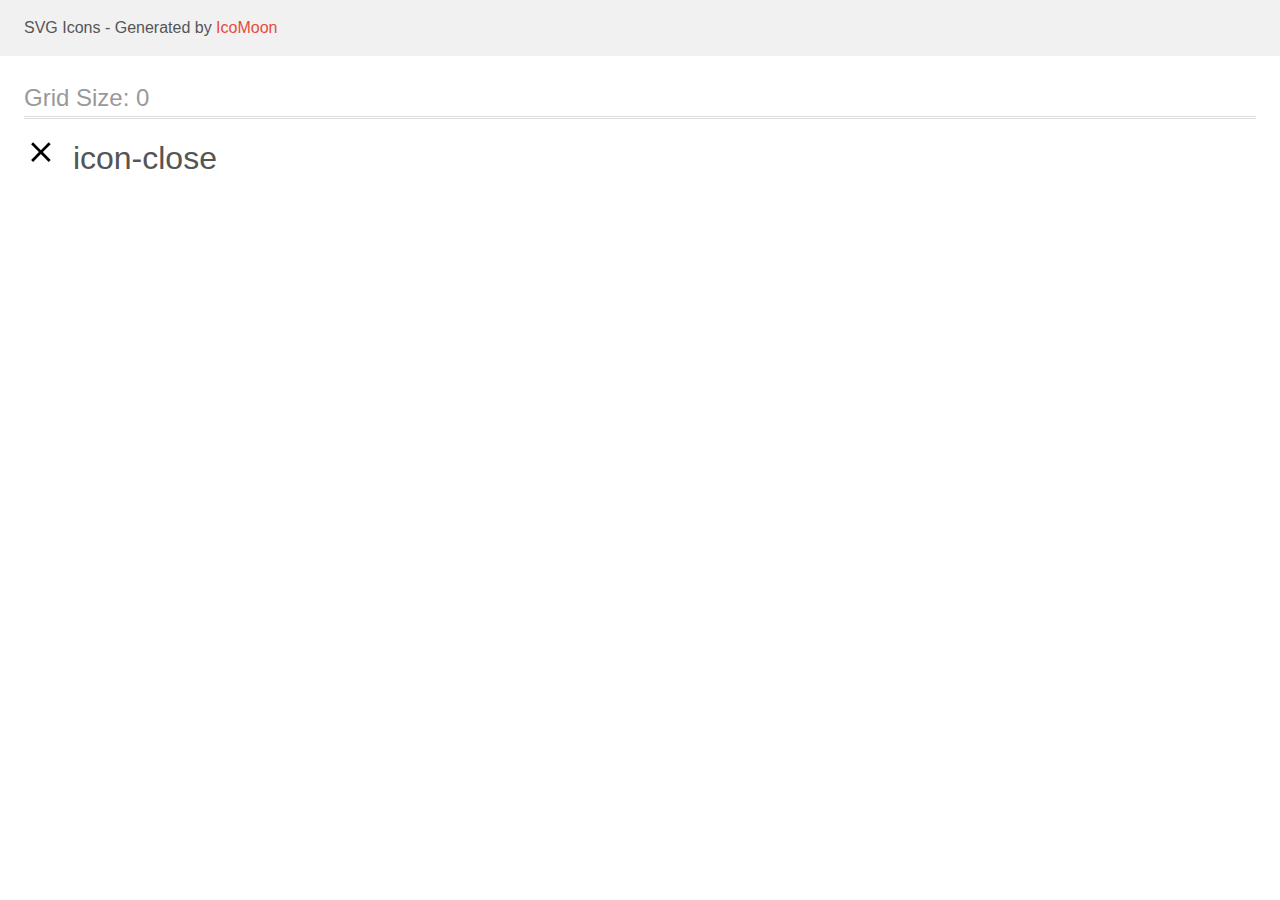
<file: images/icomoon3/demo.html>
<!doctype html>
<html>
<head>
    <title>IcoMoon - SVG Icons</title>
    <meta charset="utf-8">
    <meta name="viewport" content="width=device-width, initial-scale=1">
    <link rel="stylesheet" href="demo-files/demo.css">
    <link rel="stylesheet" href="style.css">
</head>
<body>
<svg aria-hidden="true" style="position: absolute; width: 0; height: 0; overflow: hidden;" version="1.1" xmlns="http://www.w3.org/2000/svg" xmlns:xlink="http://www.w3.org/1999/xlink">
<defs>
<symbol id="icon-close" viewBox="0 0 32 32">
<path d="M26.667 7.303l-1.97-1.97-7.808 7.808-7.808-7.808-1.97 1.97 7.808 7.808-7.808 7.808 1.97 1.97 7.808-7.808 7.808 7.808 1.97-1.97-7.808-7.808 7.808-7.808z"></path>
</symbol>
</defs>
</svg>

<header class="bgc1 clearfix">
<div class="mhl">
    <p>SVG Icons - Generated by <a href="https://icomoon.io/app">IcoMoon</a></p>
</div>
</header>
    <div class="clearfix mhl ptl">
        <h1 class="mvm mtn fgc1">Grid Size: 0</h1>
        <div class="glyph fs1">
            <div class="clearfix pbs">
                <svg class="icon icon-close"><use xlink:href="#icon-close"></use></svg><span class="name"> icon-close</span>
            </div>
        </div>
  </div>
<script defer src="svgxuse.js"></script>
</body>
</html>
</file>
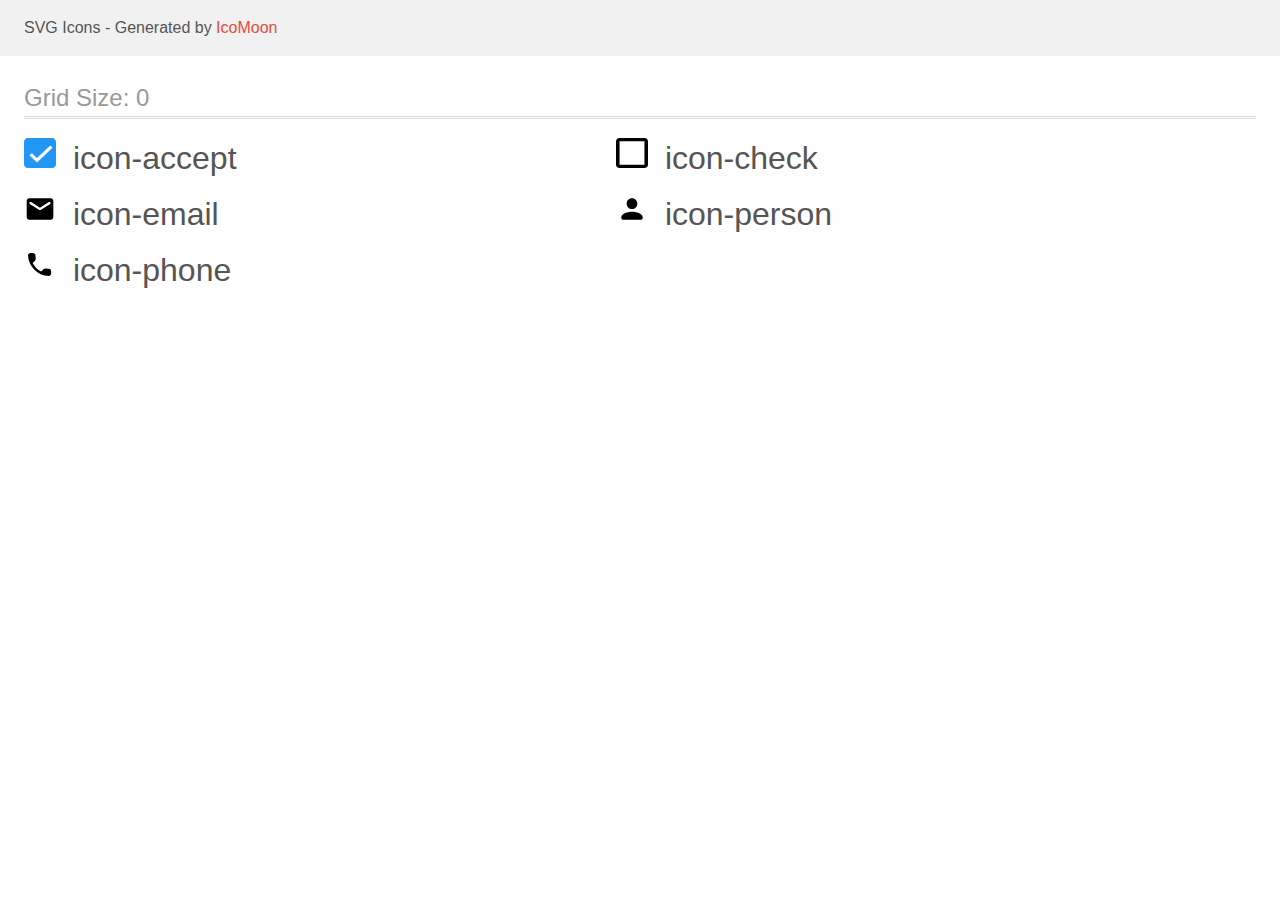
<file: images/icomoon5/demo.html>
<!doctype html>
<html>
<head>
    <title>IcoMoon - SVG Icons</title>
    <meta charset="utf-8">
    <meta name="viewport" content="width=device-width, initial-scale=1">
    <link rel="stylesheet" href="demo-files/demo.css">
    <link rel="stylesheet" href="style.css">
</head>
<body>
<svg aria-hidden="true" style="position: absolute; width: 0; height: 0; overflow: hidden;" version="1.1" xmlns="http://www.w3.org/2000/svg" xmlns:xlink="http://www.w3.org/1999/xlink">
<defs>
<symbol id="icon-accept" viewBox="0 0 32 32">
<path fill="#2196f3" style="fill: var(--color1, #2196f3)" d="M4 1h24c2.209 0 4 1.791 4 4v22c0 2.209-1.791 4-4 4h-24c-2.209 0-4-1.791-4-4v-22c0-2.209 1.791-4 4-4z"></path>
<path fill="#fff" style="fill: var(--color2, #fff); stroke: var(--color2, #fff)" stroke="#fff" stroke-linejoin="miter" stroke-linecap="butt" stroke-miterlimit="4" stroke-width="0.4" d="M7.914 16.504l-0.138-0.132-0.138 0.13-1.928 1.828 0.152 0.146 7.13 6.8 0.138-0.132 15.16-14.462-0.152-0.144-1.902-1.814-0.138 0.132-13.106 12.492-5.078-4.844z"></path>
</symbol>
<symbol id="icon-check" viewBox="0 0 32 32">
<path d="M28.444 4.333v23.333h-24.889v-23.333h24.889zM28.444 1h-24.889c-1.956 0-3.556 1.5-3.556 3.333v23.333c0 1.833 1.6 3.333 3.556 3.333h24.889c1.956 0 3.556-1.5 3.556-3.333v-23.333c0-1.833-1.6-3.333-3.556-3.333z"></path>
</symbol>
<symbol id="icon-email" viewBox="0 0 32 32">
<path d="M26.667 5.333h-21.333c-1.467 0-2.653 1.2-2.653 2.667l-0.013 16c0 1.467 1.2 2.667 2.667 2.667h21.333c1.467 0 2.667-1.2 2.667-2.667v-16c0-1.467-1.2-2.667-2.667-2.667zM26.133 11l-9.427 5.893c-0.427 0.267-0.987 0.267-1.413 0l-9.427-5.893c-0.333-0.213-0.533-0.573-0.533-0.96 0-0.893 0.973-1.427 1.733-0.96l8.933 5.587 8.933-5.587c0.76-0.467 1.733 0.067 1.733 0.96 0 0.387-0.2 0.747-0.533 0.96z"></path>
</symbol>
<symbol id="icon-person" viewBox="0 0 32 32">
<path d="M16 16c2.947 0 5.333-2.387 5.333-5.333s-2.387-5.333-5.333-5.333c-2.947 0-5.333 2.387-5.333 5.333s2.387 5.333 5.333 5.333zM16 18.667c-3.56 0-10.667 1.787-10.667 5.333v1.333c0 0.733 0.6 1.333 1.333 1.333h18.667c0.733 0 1.333-0.6 1.333-1.333v-1.333c0-3.547-7.107-5.333-10.667-5.333z"></path>
</symbol>
<symbol id="icon-phone" viewBox="0 0 32 32">
<path d="M24.882 19.773l-3.268-0.373c-0.785-0.090-1.557 0.18-2.11 0.733l-2.367 2.367c-3.641-1.853-6.626-4.825-8.478-8.478l2.38-2.38c0.553-0.553 0.823-1.325 0.733-2.11l-0.373-3.242c-0.154-1.299-1.248-2.277-2.56-2.277h-2.226c-1.454 0-2.663 1.209-2.573 2.663 0.682 10.987 9.469 19.761 20.443 20.443 1.454 0.090 2.663-1.119 2.663-2.573v-2.226c0.013-1.3-0.965-2.393-2.264-2.547z"></path>
</symbol>
</defs>
</svg>

<header class="bgc1 clearfix">
<div class="mhl">
    <p>SVG Icons - Generated by <a href="https://icomoon.io/app">IcoMoon</a></p>
</div>
</header>
    <div class="clearfix mhl ptl">
        <h1 class="mvm mtn fgc1">Grid Size: 0</h1>
        <div class="glyph fs1">
            <div class="clearfix pbs">
                <svg class="icon icon-accept"><use xlink:href="#icon-accept"></use></svg><span class="name"> icon-accept</span>
            </div>
        </div>
        <div class="glyph fs1">
            <div class="clearfix pbs">
                <svg class="icon icon-check"><use xlink:href="#icon-check"></use></svg><span class="name"> icon-check</span>
            </div>
        </div>
        <div class="glyph fs1">
            <div class="clearfix pbs">
                <svg class="icon icon-email"><use xlink:href="#icon-email"></use></svg><span class="name"> icon-email</span>
            </div>
        </div>
        <div class="glyph fs1">
            <div class="clearfix pbs">
                <svg class="icon icon-person"><use xlink:href="#icon-person"></use></svg><span class="name"> icon-person</span>
            </div>
        </div>
        <div class="glyph fs1">
            <div class="clearfix pbs">
                <svg class="icon icon-phone"><use xlink:href="#icon-phone"></use></svg><span class="name"> icon-phone</span>
            </div>
        </div>
  </div>
<script defer src="svgxuse.js"></script>
</body>
</html>
</file>
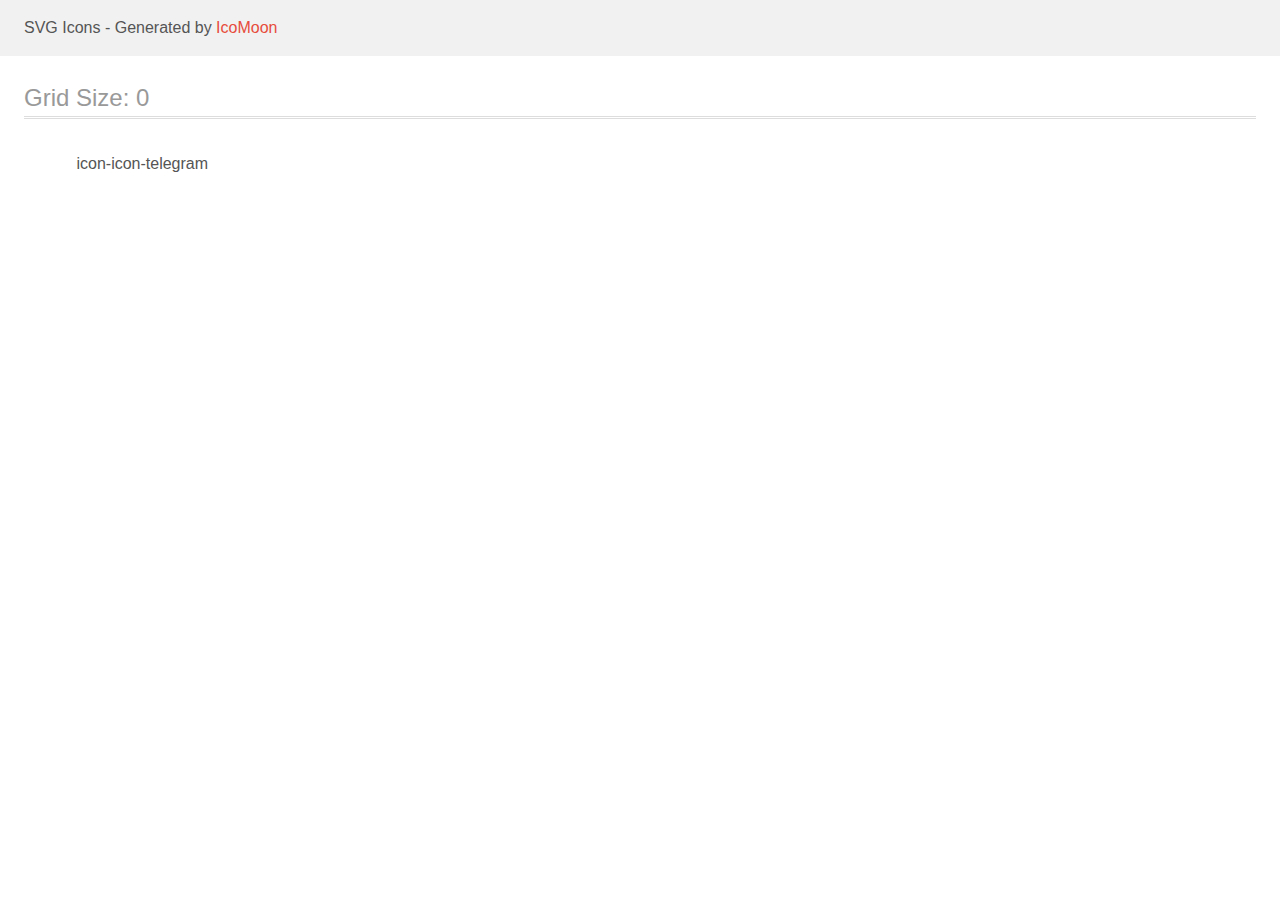
<file: images/icomoon6/demo.html>
<!doctype html>
<html>
<head>
    <title>IcoMoon - SVG Icons</title>
    <meta charset="utf-8">
    <meta name="viewport" content="width=device-width, initial-scale=1">
    <link rel="stylesheet" href="demo-files/demo.css">
    <link rel="stylesheet" href="style.css">
</head>
<body>
<svg aria-hidden="true" style="position: absolute; width: 0; height: 0; overflow: hidden;" version="1.1" xmlns="http://www.w3.org/2000/svg" xmlns:xlink="http://www.w3.org/1999/xlink">
<defs>
<symbol id="icon-icon-telegram" viewBox="0 0 32 32">
<path fill="#fff" style="fill: var(--color1, #fff)" d="M32 0l-32 18 10.227 3.787 15.773-14.787-11.997 16.187 0.009 0.003-0.012-0.003v8.813l5.735-6.691 7.267 2.691 4.999-28z"></path>
</symbol>
</defs>
</svg>

<header class="bgc1 clearfix">
<div class="mhl">
    <p>SVG Icons - Generated by <a href="https://icomoon.io/app">IcoMoon</a></p>
</div>
</header>
    <div class="clearfix mhl ptl">
        <h1 class="mvm mtn fgc1">Grid Size: 0</h1>
        <div class="glyph fs1">
            <div class="clearfix pbs">
                <svg class="icon icon-icon-telegram"><use xlink:href="#icon-icon-telegram"></use></svg><span class="name"> icon-icon-telegram</span>
            </div>
        </div>
  </div>
<script defer src="svgxuse.js"></script>
</body>
</html>
</file>
<file: images/icomoon (1)/demo-files/demo.css>
body {
  padding: 0;
  margin: 0;
  font-family: sans-serif;
  font-size: 1em;
  line-height: 1.5;
  color: #555;
  background: #fff;
}
h1 {
  font-size: 1.5em;
  font-weight: normal;
  box-shadow: 0 1px #ddd, 0 2px #fff, 0 3px #ddd;
}
small {
  font-size: .66666667em;
}
a {
  color: #e74c3c;
  text-decoration: none;
}
a:hover, a:focus {
  box-shadow: 0 1px #e74c3c;
}
.bshadow0, input {
  box-shadow: inset 0 -2px #e7e7e7;
}
input:hover {
  box-shadow: inset 0 -2px #ccc;
}
input, fieldset {
  font-size: 1em;
  margin: 0;
  padding: 0;
  border: 0;
}
input {
  color: inherit;
  line-height: 1.5;
  height: 1.5em;
  padding: .25em 0;
}
input:focus {
  outline: none;
  box-shadow: inset 0 -2px #449fdb;
}
.glyph {
  font-size: 16px;
  margin-right: 1.5em;
  float: left;
  width: 17em;
}
svg {
  color: #000;
}
.liga {
  width: 80%;
  width: calc(100% - 2.5em);
}
.talign-right {
  text-align: right;
}
.talign-center {
  text-align: center;
}
.bgc1 {
  background: #f1f1f1;
}
.fgc0 {
  color: #000;
}
.fgc1 {
  color: #999;
}
p {
  margin-top: 1em;
  margin-bottom: 1em;
}
.mvm {
  margin-top: .75em;
  margin-bottom: .75em;
}
.mtn {
  margin-top: 0;
}
.mtl, .mal {
  margin-top: 1.5em;
}
.mbl, .mal {
  margin-bottom: 1.5em;
}
.mal, .mhl {
  margin-left: 1.5em;
  margin-right: 1.5em;
}
.mhmm {
  margin-left: 1em;
  margin-right: 1em;
}
.ptl {
  padding-top: 1.5em;
}
.pbs, .pvs {
  padding-bottom: .25em;
}
.pvs, .pts {
  padding-top: .25em;
}
.unit {
  float: left;
}
.unitRight {
  float: right;
}
.size1of2 {
  width: 50%;
}
.size1of1 {
  width: 100%;
}
.clearfix:before, .clearfix:after {
  content: " ";
  display: table;
}
.clearfix:after {
  clear: both;
}
.hidden-true {
  display: none;
}
.textbox0 {
  width: 3em;
  background: #f1f1f1;
  padding: .25em .5em;
  line-height: 1.5;
  height: 1.5em;
}
.fs0 {
  font-size: 16px;
}
.fs1 {
  font-size: 32px;
}
.name {
  margin-left: .25em;
}
</file>
<file: images/icomoon (1)/style.css>
.icon {
  display: inline-block;
  width: 1em;
  height: 1em;
  stroke-width: 0;
  stroke: currentColor;
  fill: currentColor;
}

/* ==========================================
Single-colored icons can be modified like so:
.icon-name {
  font-size: 32px;
  color: red;
}
========================================== */
</file>
<file: images/icomoon 4/demo-files/demo.css>
body {
  padding: 0;
  margin: 0;
  font-family: sans-serif;
  font-size: 1em;
  line-height: 1.5;
  color: #555;
  background: #fff;
}
h1 {
  font-size: 1.5em;
  font-weight: normal;
  box-shadow: 0 1px #ddd, 0 2px #fff, 0 3px #ddd;
}
small {
  font-size: .66666667em;
}
a {
  color: #e74c3c;
  text-decoration: none;
}
a:hover, a:focus {
  box-shadow: 0 1px #e74c3c;
}
.bshadow0, input {
  box-shadow: inset 0 -2px #e7e7e7;
}
input:hover {
  box-shadow: inset 0 -2px #ccc;
}
input, fieldset {
  font-size: 1em;
  margin: 0;
  padding: 0;
  border: 0;
}
input {
  color: inherit;
  line-height: 1.5;
  height: 1.5em;
  padding: .25em 0;
}
input:focus {
  outline: none;
  box-shadow: inset 0 -2px #449fdb;
}
.glyph {
  font-size: 16px;
  margin-right: 1.5em;
  float: left;
  width: 17em;
}
svg {
  color: #000;
}
.liga {
  width: 80%;
  width: calc(100% - 2.5em);
}
.talign-right {
  text-align: right;
}
.talign-center {
  text-align: center;
}
.bgc1 {
  background: #f1f1f1;
}
.fgc0 {
  color: #000;
}
.fgc1 {
  color: #999;
}
p {
  margin-top: 1em;
  margin-bottom: 1em;
}
.mvm {
  margin-top: .75em;
  margin-bottom: .75em;
}
.mtn {
  margin-top: 0;
}
.mtl, .mal {
  margin-top: 1.5em;
}
.mbl, .mal {
  margin-bottom: 1.5em;
}
.mal, .mhl {
  margin-left: 1.5em;
  margin-right: 1.5em;
}
.mhmm {
  margin-left: 1em;
  margin-right: 1em;
}
.ptl {
  padding-top: 1.5em;
}
.pbs, .pvs {
  padding-bottom: .25em;
}
.pvs, .pts {
  padding-top: .25em;
}
.unit {
  float: left;
}
.unitRight {
  float: right;
}
.size1of2 {
  width: 50%;
}
.size1of1 {
  width: 100%;
}
.clearfix:before, .clearfix:after {
  content: " ";
  display: table;
}
.clearfix:after {
  clear: both;
}
.hidden-true {
  display: none;
}
.textbox0 {
  width: 3em;
  background: #f1f1f1;
  padding: .25em .5em;
  line-height: 1.5;
  height: 1.5em;
}
.fs0 {
  font-size: 16px;
}
.fs1 {
  font-size: 32px;
}
.name {
  margin-left: .25em;
}
</file>
<file: images/icomoon 4/style.css>
.icon {
  display: inline-block;
  width: 1em;
  height: 1em;
  stroke-width: 0;
  stroke: currentColor;
  fill: currentColor;
}

/* ==========================================
Single-colored icons can be modified like so:
.icon-name {
  font-size: 32px;
  color: red;
}
========================================== */
</file>
<file: images/icomoon/demo-files/demo.css>
body {
  padding: 0;
  margin: 0;
  font-family: sans-serif;
  font-size: 1em;
  line-height: 1.5;
  color: #555;
  background: #fff;
}
h1 {
  font-size: 1.5em;
  font-weight: normal;
  box-shadow: 0 1px #ddd, 0 2px #fff, 0 3px #ddd;
}
small {
  font-size: .66666667em;
}
a {
  color: #e74c3c;
  text-decoration: none;
}
a:hover, a:focus {
  box-shadow: 0 1px #e74c3c;
}
.bshadow0, input {
  box-shadow: inset 0 -2px #e7e7e7;
}
input:hover {
  box-shadow: inset 0 -2px #ccc;
}
input, fieldset {
  font-size: 1em;
  margin: 0;
  padding: 0;
  border: 0;
}
input {
  color: inherit;
  line-height: 1.5;
  height: 1.5em;
  padding: .25em 0;
}
input:focus {
  outline: none;
  box-shadow: inset 0 -2px #449fdb;
}
.glyph {
  font-size: 16px;
  margin-right: 1.5em;
  float: left;
  width: 6em;
}
svg {
  color: #000;
}
.liga {
  width: 80%;
  width: calc(100% - 2.5em);
}
.talign-right {
  text-align: right;
}
.talign-center {
  text-align: center;
}
.bgc1 {
  background: #f1f1f1;
}
.fgc0 {
  color: #000;
}
.fgc1 {
  color: #999;
}
p {
  margin-top: 1em;
  margin-bottom: 1em;
}
.mvm {
  margin-top: .75em;
  margin-bottom: .75em;
}
.mtn {
  margin-top: 0;
}
.mtl, .mal {
  margin-top: 1.5em;
}
.mbl, .mal {
  margin-bottom: 1.5em;
}
.mal, .mhl {
  margin-left: 1.5em;
  margin-right: 1.5em;
}
.mhmm {
  margin-left: 1em;
  margin-right: 1em;
}
.ptl {
  padding-top: 1.5em;
}
.pbs, .pvs {
  padding-bottom: .25em;
}
.pvs, .pts {
  padding-top: .25em;
}
.unit {
  float: left;
}
.unitRight {
  float: right;
}
.size1of2 {
  width: 50%;
}
.size1of1 {
  width: 100%;
}
.clearfix:before, .clearfix:after {
  content: " ";
  display: table;
}
.clearfix:after {
  clear: both;
}
.hidden-true {
  display: none;
}
.textbox0 {
  width: 3em;
  background: #f1f1f1;
  padding: .25em .5em;
  line-height: 1.5;
  height: 1.5em;
}
.fs0 {
  font-size: 16px;
}
.fs1 {
  font-size: 32px;
}
.name {
  font-size: 0.5em;
  margin-left: 1em;
}
</file>
<file: images/icomoon/style.css>
.icon {
  display: inline-block;
  width: 1em;
  height: 1em;
  stroke-width: 0;
  stroke: currentColor;
  fill: currentColor;
}

/* ==========================================
Single-colored icons can be modified like so:
.icon-name {
  font-size: 32px;
  color: red;
}
========================================== */

.icon-logo-ya {
  width: 1.7666015625em;
}

.icon-logo-tagline {
  width: 1.7666015625em;
}

.icon-logo-company {
  width: 1.7666015625em;
}

.icon-logo-foster {
  width: 1.7666015625em;
}

.icon-logo-brand {
  width: 1.7666015625em;
}

.icon-logo-tag {
  width: 1.7666015625em;
}

.icon-mail {
  width: 1.3330078125em;
}

.icon-smartphone {
  width: 0.625em;
}
</file>
<file: images/icomoon3/demo-files/demo.css>
body {
  padding: 0;
  margin: 0;
  font-family: sans-serif;
  font-size: 1em;
  line-height: 1.5;
  color: #555;
  background: #fff;
}
h1 {
  font-size: 1.5em;
  font-weight: normal;
  box-shadow: 0 1px #ddd, 0 2px #fff, 0 3px #ddd;
}
small {
  font-size: .66666667em;
}
a {
  color: #e74c3c;
  text-decoration: none;
}
a:hover, a:focus {
  box-shadow: 0 1px #e74c3c;
}
.bshadow0, input {
  box-shadow: inset 0 -2px #e7e7e7;
}
input:hover {
  box-shadow: inset 0 -2px #ccc;
}
input, fieldset {
  font-size: 1em;
  margin: 0;
  padding: 0;
  border: 0;
}
input {
  color: inherit;
  line-height: 1.5;
  height: 1.5em;
  padding: .25em 0;
}
input:focus {
  outline: none;
  box-shadow: inset 0 -2px #449fdb;
}
.glyph {
  font-size: 16px;
  margin-right: 1.5em;
  float: left;
  width: 17em;
}
svg {
  color: #000;
}
.liga {
  width: 80%;
  width: calc(100% - 2.5em);
}
.talign-right {
  text-align: right;
}
.talign-center {
  text-align: center;
}
.bgc1 {
  background: #f1f1f1;
}
.fgc0 {
  color: #000;
}
.fgc1 {
  color: #999;
}
p {
  margin-top: 1em;
  margin-bottom: 1em;
}
.mvm {
  margin-top: .75em;
  margin-bottom: .75em;
}
.mtn {
  margin-top: 0;
}
.mtl, .mal {
  margin-top: 1.5em;
}
.mbl, .mal {
  margin-bottom: 1.5em;
}
.mal, .mhl {
  margin-left: 1.5em;
  margin-right: 1.5em;
}
.mhmm {
  margin-left: 1em;
  margin-right: 1em;
}
.ptl {
  padding-top: 1.5em;
}
.pbs, .pvs {
  padding-bottom: .25em;
}
.pvs, .pts {
  padding-top: .25em;
}
.unit {
  float: left;
}
.unitRight {
  float: right;
}
.size1of2 {
  width: 50%;
}
.size1of1 {
  width: 100%;
}
.clearfix:before, .clearfix:after {
  content: " ";
  display: table;
}
.clearfix:after {
  clear: both;
}
.hidden-true {
  display: none;
}
.textbox0 {
  width: 3em;
  background: #f1f1f1;
  padding: .25em .5em;
  line-height: 1.5;
  height: 1.5em;
}
.fs0 {
  font-size: 16px;
}
.fs1 {
  font-size: 32px;
}
.name {
  margin-left: .25em;
}
</file>
<file: images/icomoon3/style.css>
.icon {
  display: inline-block;
  width: 1em;
  height: 1em;
  stroke-width: 0;
  stroke: currentColor;
  fill: currentColor;
}

/* ==========================================
Single-colored icons can be modified like so:
.icon-name {
  font-size: 32px;
  color: red;
}
========================================== */
</file>
<file: images/icomoon5/demo-files/demo.css>
body {
  padding: 0;
  margin: 0;
  font-family: sans-serif;
  font-size: 1em;
  line-height: 1.5;
  color: #555;
  background: #fff;
}
h1 {
  font-size: 1.5em;
  font-weight: normal;
  box-shadow: 0 1px #ddd, 0 2px #fff, 0 3px #ddd;
}
small {
  font-size: .66666667em;
}
a {
  color: #e74c3c;
  text-decoration: none;
}
a:hover, a:focus {
  box-shadow: 0 1px #e74c3c;
}
.bshadow0, input {
  box-shadow: inset 0 -2px #e7e7e7;
}
input:hover {
  box-shadow: inset 0 -2px #ccc;
}
input, fieldset {
  font-size: 1em;
  margin: 0;
  padding: 0;
  border: 0;
}
input {
  color: inherit;
  line-height: 1.5;
  height: 1.5em;
  padding: .25em 0;
}
input:focus {
  outline: none;
  box-shadow: inset 0 -2px #449fdb;
}
.glyph {
  font-size: 16px;
  margin-right: 1.5em;
  float: left;
  width: 17em;
}
svg {
  color: #000;
}
.liga {
  width: 80%;
  width: calc(100% - 2.5em);
}
.talign-right {
  text-align: right;
}
.talign-center {
  text-align: center;
}
.bgc1 {
  background: #f1f1f1;
}
.fgc0 {
  color: #000;
}
.fgc1 {
  color: #999;
}
p {
  margin-top: 1em;
  margin-bottom: 1em;
}
.mvm {
  margin-top: .75em;
  margin-bottom: .75em;
}
.mtn {
  margin-top: 0;
}
.mtl, .mal {
  margin-top: 1.5em;
}
.mbl, .mal {
  margin-bottom: 1.5em;
}
.mal, .mhl {
  margin-left: 1.5em;
  margin-right: 1.5em;
}
.mhmm {
  margin-left: 1em;
  margin-right: 1em;
}
.ptl {
  padding-top: 1.5em;
}
.pbs, .pvs {
  padding-bottom: .25em;
}
.pvs, .pts {
  padding-top: .25em;
}
.unit {
  float: left;
}
.unitRight {
  float: right;
}
.size1of2 {
  width: 50%;
}
.size1of1 {
  width: 100%;
}
.clearfix:before, .clearfix:after {
  content: " ";
  display: table;
}
.clearfix:after {
  clear: both;
}
.hidden-true {
  display: none;
}
.textbox0 {
  width: 3em;
  background: #f1f1f1;
  padding: .25em .5em;
  line-height: 1.5;
  height: 1.5em;
}
.fs0 {
  font-size: 16px;
}
.fs1 {
  font-size: 32px;
}
.name {
  margin-left: .25em;
}
</file>
<file: images/icomoon5/style.css>
.icon {
  display: inline-block;
  width: 1em;
  height: 1em;
  stroke-width: 0;
  stroke: currentColor;
  fill: currentColor;
}

/* ==========================================
Single-colored icons can be modified like so:
.icon-name {
  font-size: 32px;
  color: red;
}
========================================== */
</file>
<file: images/icomoon6/demo-files/demo.css>
body {
  padding: 0;
  margin: 0;
  font-family: sans-serif;
  font-size: 1em;
  line-height: 1.5;
  color: #555;
  background: #fff;
}
h1 {
  font-size: 1.5em;
  font-weight: normal;
  box-shadow: 0 1px #ddd, 0 2px #fff, 0 3px #ddd;
}
small {
  font-size: .66666667em;
}
a {
  color: #e74c3c;
  text-decoration: none;
}
a:hover, a:focus {
  box-shadow: 0 1px #e74c3c;
}
.bshadow0, input {
  box-shadow: inset 0 -2px #e7e7e7;
}
input:hover {
  box-shadow: inset 0 -2px #ccc;
}
input, fieldset {
  font-size: 1em;
  margin: 0;
  padding: 0;
  border: 0;
}
input {
  color: inherit;
  line-height: 1.5;
  height: 1.5em;
  padding: .25em 0;
}
input:focus {
  outline: none;
  box-shadow: inset 0 -2px #449fdb;
}
.glyph {
  font-size: 16px;
  margin-right: 1.5em;
  float: left;
  width: 6em;
}
svg {
  color: #000;
}
.liga {
  width: 80%;
  width: calc(100% - 2.5em);
}
.talign-right {
  text-align: right;
}
.talign-center {
  text-align: center;
}
.bgc1 {
  background: #f1f1f1;
}
.fgc0 {
  color: #000;
}
.fgc1 {
  color: #999;
}
p {
  margin-top: 1em;
  margin-bottom: 1em;
}
.mvm {
  margin-top: .75em;
  margin-bottom: .75em;
}
.mtn {
  margin-top: 0;
}
.mtl, .mal {
  margin-top: 1.5em;
}
.mbl, .mal {
  margin-bottom: 1.5em;
}
.mal, .mhl {
  margin-left: 1.5em;
  margin-right: 1.5em;
}
.mhmm {
  margin-left: 1em;
  margin-right: 1em;
}
.ptl {
  padding-top: 1.5em;
}
.pbs, .pvs {
  padding-bottom: .25em;
}
.pvs, .pts {
  padding-top: .25em;
}
.unit {
  float: left;
}
.unitRight {
  float: right;
}
.size1of2 {
  width: 50%;
}
.size1of1 {
  width: 100%;
}
.clearfix:before, .clearfix:after {
  content: " ";
  display: table;
}
.clearfix:after {
  clear: both;
}
.hidden-true {
  display: none;
}
.textbox0 {
  width: 3em;
  background: #f1f1f1;
  padding: .25em .5em;
  line-height: 1.5;
  height: 1.5em;
}
.fs0 {
  font-size: 16px;
}
.fs1 {
  font-size: 32px;
}
.name {
  font-size: 0.5em;
  margin-left: 1em;
}
</file>
<file: images/icomoon6/style.css>
.icon {
  display: inline-block;
  width: 1em;
  height: 1em;
  stroke-width: 0;
  stroke: currentColor;
  fill: currentColor;
}

/* ==========================================
Single-colored icons can be modified like so:
.icon-name {
  font-size: 32px;
  color: red;
}
========================================== */
</file>
<file: css/main.min.css>
:root{--primary-text-color: #212121;--second-text-color: #757575;--third-text-color: #ffffff;--accent-color: #2196f3;--logo-top-color: #000000;--second-decor-color: #f5f4fa;--address-tex-color: rgba(255, 255, 255, 0.6);--first-decor-color: #2f303a;--primary-background-color: #ffffff;--primary-icon-color: #afb1b8;--primary-font-family: "Roboto", sans-serif;--second-font-family: "Raleway", sans-serif;--transition: 250ms cubic-bezier(0.4, 0, 0.2, 1)}.visually-hidden{position:absolute;white-space:nowrap;width:1px;height:1px;overflow:hidden;border:0;padding:0;clip:rect(0 0 0 0);clip-path:inset(50%);margin:-1px}html{scroll-behavior:smooth}p,ul,h1,h2,h3,h4,h5{margin:0}img{display:block;max-width:100%;height:auto}ul{margin:0;padding:0}body{font-family:var(--primary-font-family)}button{cursor:pointer}.list{list-style:none}.link{text-decoration:none}.container{padding-left:15px;padding-right:15px;margin-left:auto;margin-right:auto}@media screen and (min-width: 480px){.container{width:480px}}@media screen and (min-width: 768px){.container{width:768px}}@media screen and (min-width: 1200px){.container{width:1200px}}.section{padding-top:60px;padding-bottom:60px}@media screen and (min-width: 1200px){.section{padding-top:94px;padding-bottom:94px}}.section__title{margin-bottom:30px;text-align:center;color:var(--primary-text-color);font-size:28px;line-height:1.17;letter-spacing:.03em}@media screen and (min-width: 1200px){.section__title{margin-bottom:50px;font-size:36px;line-height:1.17;letter-spacing:.03em}}.logo{font-family:var(--second-font-family);font-weight:700;font-size:26px;line-height:1.2;letter-spacing:.03em}.logo--firstpart{color:var(--accent-color)}.logo--light-theme{color:var(--logo-top-color)}.logo--dark-theme{color:var(--third-text-color)}@media screen and (min-width: 768px){.header__logo{margin-right:88px}}@media screen and (min-width: 1200px){.header__logo{margin-right:93px}}.footer__logo{display:block;margin-bottom:20px}@media screen and (max-width: 1199px){.footer__logo{text-align:center}}.button{display:flex;align-items:center;justify-content:center;width:200px;height:50px;border:none;border-radius:4px;padding:0;margin-left:auto;margin-right:auto;font-weight:700;font-size:16px;line-height:1.87;letter-spacing:.06em;text-align:center;color:var(--third-text-color);background-color:var(--accent-color);box-shadow:0px 4px 4px rgba(0,0,0,0.15)}.social-list{display:flex;justify-content:center}.social-list__item{width:44px;height:44px}.social-list__item:not(:last-child){margin-right:10px}.social-list__link{width:100%;height:100%;border-radius:50%;display:flex;align-items:center;justify-content:center;transition:background-color var(--transition)}.social-list__link:hover,.social-list__link:focus{background-color:var(--accent-color)}.social-list__icon{fill:var(--primary-icon-color);transition:fill var(--transition)}.social-list__link:hover .social-list__icon,.social-list__link:focus .social-list__icon{fill:var(--third-text-color)}.social-list__link--theme-dark{background-color:rgba(255,255,255,0.1)}.social-list__icon--theme-dark{fill:var(--third-text-color)}.social-list__link--theme-dark:hover .social-list__icon--theme-dark,.social-list__link--theme-dark:focus .social-list__icon--theme-dark{fill:var(--third-text-color)}.backdrop{position:fixed;top:0;width:100vw;height:100vh;background-color:rgba(0,0,0,0.2);transition:opacity var(--transition),visibility var(--transition)}.backdrop.is-hidden{visibility:hidden;opacity:0;pointer-events:none}.modal{position:absolute;width:450px;padding:40px;top:50%;left:50%;opacity:1;transform:translate(-50%, -50%);transition:opacity var(--transition);box-shadow:0px 1px 3px rgba(0,0,0,0.12),0px 1px 1px rgba(0,0,0,0.14),0px 2px 1px rgba(0,0,0,0.2);border-radius:4px;background-color:var(--primary-background-color)}@media screen and (max-width: 479px){.modal{width:100%}}@media screen and (min-width: 1200px){.modal{width:528px}}.backdrop.is-hidden .modal{opacity:0;transition:opacity var(--transition)}.modal-close-btn{position:absolute;top:8px;right:8px;border:1px solid rgba(0,0,0,0.1);border-radius:50%;background-color:transparent;width:30px;height:30px;display:flex;align-items:center;justify-content:center}.modal-close-icon{transition:fill var(--transition)}.modal-close-btn:hover .modal-close-icon,.modal-close-btn:focus .modal-close-icon{fill:var(--accent-color)}.modal-form__title{margin-bottom:12px;font-weight:700;font-size:20px;line-height:1.5;letter-spacing:.03em;text-align:center;color:var(--primary-text-color)}@media screen and (min-width: 1200px){.modal-form__title{font-weight:700;font-size:20px;line-height:1.15;letter-spacing:.03em}}.modal-form__field{display:flex;flex-direction:column;font-size:12px;line-height:1.17;letter-spacing:.01em;color:var(--second-text-color)}.modal-form__wrapper{position:relative;display:block;margin-bottom:10px;margin-top:4px}.modal-form__input{display:block;width:100%;height:40px;padding:0 0 0 42px;border:1px solid rgba(33,33,33,0.2);border-radius:4px;font-size:14px;line-height:1.14;letter-spacing:.01em;color:var(--second-text-color);transition:border-color var(--transition)}.modal-form__wrapper:hover .modal-form__input{border-color:var(--accent-color);cursor:pointer;outline:none}.modal-form__input .modal-form__input:focus{outline:none;border-color:var(--accent-color)}.modal-form__icon{position:absolute;top:50%;left:12px;transform:translateY(-50%);transition:fill var(--transition)}.modal-form__wrapper:hover .modal-form__icon,.modal-form__input:focus+.modal-form__icon{fill:var(--accent-color);cursor:pointer}.modal-form__comment{width:100%;height:120px;padding:12px 16px;margin-top:4px;margin-bottom:20px;border:1px solid rgba(33,33,33,0.2);border-radius:4px;resize:none;font-size:14px;line-height:1.14;letter-spacing:.01em;color:var(--second-text-color);transition:border-color var(--transition)}.modal-form__comment::placeholder{font-size:14px;color:rgba(117,117,117,0.5)}.modal-form__comment:focus,.modal-form__comment:hover{outline:none;border-color:var(--accent-color)}.modal-form__label{display:flex;align-items:center;justify-content:center;margin-bottom:30px;font-size:12px;line-height:1.17;letter-spacing:.03em;color:var(--second-text-color)}@media screen and (max-width: 479px){.modal-form__label{font-size:2.2vw}}@media screen and (min-width: 1200px){.modal-form__label{font-size:14px;line-height:1.71;letter-spacing:.03em}}.modal-form__label::before{display:block;align-items:center;content:"";width:16px;height:15px;margin-right:8px;background-image:url(../images/check.svg);cursor:pointer;transition:background-image var(--transition)}.modal-form__checkbox:focus+.modal-form__label::before,.modal-form__checkbox:hover+.modal-form__label::before{background-image:url(../images/chack-blue.svg)}.modal-form__checkbox:checked+.modal-form__label::before{background-image:url(../images/accept.svg)}.modal-form__label--link{color:var(--accent-color)}.filter{display:flex}@media screen and (max-width: 767px){.filter{flex-wrap:wrap;margin-top:-15px}}@media screen and (min-width: 768px){.filter{justify-content:center}}@media screen and (max-width: 767px){.filter__item{margin-top:15px}}.filter__item:not(:last-child){margin-right:8px}.filter__btn{display:block;padding:6px 22px;border:none;border-radius:4px;font-weight:500;font-size:16px;line-height:1.62;letter-spacing:.03em;text-align:center;color:var(--primary-text-color);background-color:var(--second-decor-color);transition:background-color var(--transition),color var(--transition),box-shadow var(--transition)}.filter__btn:hover,.filter__btn:focus{background-color:var(--accent-color);color:var(--third-text-color);box-shadow:0px 3px 1px rgba(0,0,0,0.1),0px 1px 2px rgba(0,0,0,0.08),0px 2px 2px rgba(0,0,0,0.12)}.card{margin-bottom:30px;transition:box-shadow var(--transition)}.card:hover,.card:focus{box-shadow:0px 1px 1px rgba(0,0,0,0.12),0px 4px 4px rgba(0,0,0,0.06),1px 4px 6px rgba(0,0,0,0.16)}@media screen and (min-width: 768px){.card{margin-left:30px;flex-basis:calc(100% / 2 - 30px)}}@media screen and (min-width: 1200px){.card{margin-left:30px;flex-basis:calc(100% / 3 - 30px)}}.card__link{display:flex;flex-direction:column;height:100%}.card__img{position:relative;overflow:hidden}.card__overlay{position:absolute;top:0;left:0;display:flex;align-items:center;width:100%;height:100%;padding:24px;font-size:18px;line-height:1.56;letter-spacing:.03em;color:var(--third-text-color);background-color:rgba(33,150,243,0.9);transform:translate(0, 100%);transition:transform var(--transition)}.card:hover .card__overlay,.card:focus .card__overlay{transform:translate(0, 0)}.card__wrapper{flex-grow:1;padding:20px 24px;border-left:1px solid #eeeeee;border-right:1px solid #eeeeee;border-bottom:1px solid #eeeeee}@media screen and (max-width: 767px){.card__wrapper{max-width:450px}}@media screen and (min-width: 768px){.card__wrapper{max-width:354px}}@media screen and (min-width: 1200px){.card__wrapper{max-width:370px}}.card__title{margin-bottom:4px;font-size:18px;line-height:2;letter-spacing:.06em;color:var(--primary-text-color)}.card__subtitle{font-size:16px;line-height:1.87;letter-spacing:.03em;color:var(--second-text-color)}.header{background-color:var(--primary-background-color);border-bottom:1px solid #ececec}.header__container{display:flex;align-items:center;justify-content:space-between}@media screen and (max-width: 767px){.header__container{padding-top:10px;padding-bottom:10px}}.header__contacts{display:flex}@media screen and (max-width: 767px){.header__contacts{display:none}}@media screen and (min-width: 768px){.header__contacts{flex-direction:column}}@media screen and (min-width: 1200px){.header__contacts{flex-direction:row;justify-content:center}}@media screen and (min-width: 768px){.header__item:not(:last-child){margin-bottom:10px}}@media screen and (min-width: 1200px){.header__item:not(:last-child){margin-right:30px;margin-bottom:0}}.header__link{display:flex;align-items:center;color:var(--second-text-color);transition:color var(--transition)}.header__link:hover,.header__link:focus{color:var(--accent-color)}@media screen and (min-width: 768px){.header__link{font-weight:500;font-size:12px;line-height:1.17;letter-spacing:.02em}}@media screen and (min-width: 1200px){.header__link{font-weight:500;font-size:14px;line-height:1.14;letter-spacing:.02em}}.header__icon{fill:var(--second-text-color);margin-right:8px;transition:fill var(--transition)}.header__link:hover .header__icon,.header__link:focus .header__icon{fill:var(--accent-color)}@media screen and (min-width: 768px){.header__icon--mail{width:14px;height:10px}}@media screen and (min-width: 1200px){.header__icon--mail{width:16px;height:12px}}@media screen and (min-width: 768px){.header__icon--tel{width:10px;height:14px}}@media screen and (min-width: 1200px){.header__icon--tel{width:10px;height:16px}}@media screen and (min-width: 768px){.nav,.nav__list{display:flex;align-items:center}}@media screen and (max-width: 767px){.nav__item{display:none}}@media screen and (min-width: 767px){.nav__item{position:relative}.nav__item:not(:last-child){margin-right:50px}}.nav__link{display:block;padding-top:32px;padding-bottom:32px;font-weight:500;font-size:14px;line-height:1.14;letter-spacing:.02em;color:var(--primary-text-color);cursor:pointer;transition:color var(--transition)}.nav__link:hover,.nav__link:focus{color:var(--accent-color)}.nav__link--active{color:var(--accent-color)}.nav__link--active::after{content:"";position:absolute;display:block;width:100%;height:4px;border-radius:2px;background-color:var(--accent-color);bottom:-1px}.nav__mobile-btn--burger{background-color:transparent;cursor:pointer;border:none;padding:0;line-height:0;transition:fill var(--transition)}.nav__mobile-btn--burger:hover,.nav__mobile-btn--burger:focus{fill:var(--accent-color)}@media screen and (min-width: 768px){.nav__mobile-btn--burger{display:none}}.nav__mobile-modal{position:fixed;z-index:10;display:flex;flex-direction:column;justify-content:space-between;top:0;left:0;width:100vw;height:100vh;padding-left:40px;padding-top:48px;padding-bottom:48px;background-color:var(--primary-background-color);opacity:0;visibility:hidden;pointer-events:none;transition:opacity var(--transition)}.nav__mobile-modal.is-open{opacity:1;visibility:visible;pointer-events:all}.nav__modal-btn--close{position:absolute;top:10px;right:15px;border:none;cursor:pointer;border:none;padding:0;line-height:0;background-color:transparent;transition:fill var(--transition)}.nav__modal-btn--close:hover,.nav__modal-btn--close:focus{fill:var(--accent-color)}.nav__modal-item{font-weight:500;font-size:40px;line-height:1.18;letter-spacing:.02em}.nav__modal-item:not(:last-child){margin-bottom:32px}.nav__modal-link{display:block;cursor:pointer;color:inherit;transition:color var(--transition)}.nav__modal-link:hover,.nav__modal-link:focus{color:var(--accent-color)}@media screen and (max-width: 479px){.nav__modal-link{font-size:8vw}}.nav__modal-link--active{color:var(--accent-color)}.nav__modal-tel{font-weight:500;font-size:34px;line-height:1.18;letter-spacing:.02em;color:var(--accent-color)}@media screen and (max-width: 479px){.nav__modal-tel{font-size:7.1vw}}.nav__modal-mail{margin-top:32px;font-weight:500;font-size:24px;line-height:1.17;letter-spacing:.02em;color:var(--second-text-color)}@media screen and (max-width: 479px){.nav__modal-mail{font-size:5vw}}.nav__modal-social{display:flex;margin-top:64px}.nav__social-item{padding-right:10px}.nav__social-item:not(:first-child){padding-left:10px}.nav__social-item:not(:last-child){border-right:1px solid rgba(33,33,33,0.2)}.nav__social-link{font-weight:500;font-size:18px;line-height:1.22;letter-spacing:.02em;color:var(--accent-color)}@media screen and (max-width: 479px){.nav__social-link{font-size:3.7vw}}.hero{padding-top:118px;padding-bottom:118px;margin:0 auto;background-color:var(--first-decor-color);background-image:linear-gradient(rgba(47,48,58,0.4), rgba(47,48,58,0.4)),url(../images/hero-mob1x.jpg);background-repeat:no-repeat;background-position:center;background-size:cover;max-width:480px;height:400px}@media screen and (min-device-pixel-ratio: 2), (min-resolution: 192dpi), (min-resolution: 2dppx){.hero{background-image:linear-gradient(rgba(47,48,58,0.4), rgba(47,48,58,0.4)),url(../images/hero-mob2x.jpg)}}@media screen and (min-width: 768px){.hero{background-image:linear-gradient(rgba(47,48,58,0.4), rgba(47,48,58,0.4)),url(../images/hero-tablet1x.jpg);max-width:768px}}@media screen and (min-width: 768px) and (min-device-pixel-ratio: 2), screen and (min-width: 768px) and (min-resolution: 192dpi), screen and (min-width: 768px) and (min-resolution: 2dppx){.hero{background-image:linear-gradient(rgba(47,48,58,0.4), rgba(47,48,58,0.4)),url(../images/hero-tablet2x.jpg)}}@media screen and (min-width: 1200px){.hero{background-image:linear-gradient(rgba(47,48,58,0.4), rgba(47,48,58,0.4)),url(../images/hero-desctop1x.jpg);max-width:1600px;height:600px;padding-top:200px;padding-bottom:200px}}@media screen and (min-width: 1200px) and (min-device-pixel-ratio: 2), screen and (min-width: 1200px) and (min-resolution: 192dpi), screen and (min-width: 1200px) and (min-resolution: 2dppx){.hero{background-image:linear-gradient(rgba(47,48,58,0.4), rgba(47,48,58,0.4)),url(../images/hero-desctop2x.jpg)}}.hero__title{margin-left:auto;margin-right:auto;margin-bottom:30px;max-width:360px;font-weight:900;font-size:26px;line-height:1.62;letter-spacing:.06em;color:var(--third-text-color);text-align:center;text-transform:uppercase}@media screen and (min-width: 1200px){.hero__title{font-weight:900;font-size:44px;line-height:1.36;letter-spacing:.06em;max-width:696px}}@media screen and (max-width: 479px){.hero__title{font-size:5.4vw}}.benefits{padding-top:60px;padding-bottom:60px;background-color:var(--primary-background-color)}@media screen and (min-width: 1200px){.benefits{padding-top:94px}}@media screen and (min-width: 768px){.benefits__list{display:flex;margin-left:-30px;flex-wrap:wrap}}@media screen and (max-width: 767px){.benefits__item:not(:last-child){margin-bottom:30px}}@media screen and (min-width: 768px){.benefits__item{flex-basis:calc((100% - 2 * 30px) / 2);margin-left:30px;margin-bottom:30px}.benefits__item:nth-last-child(-n+2){margin-bottom:0}}@media screen and (min-width: 1200px){.benefits__item{flex-basis:calc((100% - 4 * 30px) / 4);margin-left:30px;margin-bottom:0}}.benefits__img{display:flex;align-items:center;justify-content:center;width:100%;height:120px;margin-bottom:30px;border-radius:4px;background-color:var(--second-decor-color)}.benefits__title{margin-bottom:10px;font-size:14px;line-height:1.14;letter-spacing:.03em;text-transform:uppercase;text-align:center;color:var(--primary-text-color)}@media screen and (min-width: 768px){.benefits__title{text-align:left}}.benefits__text{font-size:14px;line-height:1.71;letter-spacing:.03em;color:var(--second-text-color)}.services{background-color:var(--primary-background-color)}@media screen and (max-width: 1199px){.services{display:none}}.services__list{display:flex;margin-left:-30px}.services__item{position:relative;flex-basis:calc((100% - 3 * 30px) / 3);margin-left:30px}.services__text{position:absolute;display:block;width:100%;bottom:0;padding-top:27px;padding-bottom:27px;background-color:rgba(47,48,58,0.8);font-weight:700;font-size:14px;line-height:1.14;letter-spacing:.03em;text-align:center;text-transform:uppercase;color:var(--third-text-color)}.team{background-color:var(--second-decor-color)}@media screen and (min-width: 768px){.team__list{display:flex;flex-wrap:wrap;margin-left:-30px}}@media screen and (min-width: 1200px){.team__list{display:flex;flex-wrap:wrap;margin-left:-30px}}.team__item{border-radius:0px 0px 4px 4px;background-color:var(--third-text-color);box-shadow:0px 1px 3px rgba(0,0,0,0.12),0px 1px 1px rgba(0,0,0,0.14),0px 2px 1px rgba(0,0,0,0.2)}@media screen and (max-width: 767px){.team__item:not(:last-child){margin-bottom:30px}}@media screen and (min-width: 768px){.team__item{flex-basis:calc((100% - 2 * 30px) / 2);margin-left:30px;margin-bottom:30px}.team__item:nth-last-child(-n+2){margin-bottom:0}}@media screen and (min-width: 1200px){.team__item{flex-basis:calc((100% - 4 * 30px) / 4);margin-left:30px;margin-bottom:0}}.team__wrapper{padding-top:30px;padding-bottom:24px}@media screen and (min-width: 1200px){.team__wrapper{padding-bottom:30px}}.team__name{margin-bottom:10px;font-weight:500;font-size:16px;line-height:1.19;letter-spacing:.03em;text-align:center;color:var(--primary-text-color)}.team__position{margin-bottom:16px;font-size:16px;line-height:1.19;letter-spacing:.03em;text-align:center;color:var(--second-text-color)}.clients__list{display:flex;flex-wrap:wrap;margin-left:-30px}.clients__item{margin-left:30px;height:92px;background-color:var(--primary-background-color)}@media screen and (max-width: 767px){.clients__item{flex-basis:calc((100% - 2 * 30px) / 2);margin-bottom:30px}.clients__item:nth-last-child(-n+2){margin-bottom:0}}@media screen and (min-width: 768px){.clients__item{flex-basis:calc((100% - 3 * 30px) / 3);margin-bottom:30px}.clients__item:nth-last-child(-n+3){margin-bottom:0}}@media screen and (min-width: 1200px){.clients__item{flex-basis:calc((100% - 6 * 30px) / 6)}}.clients__link{display:flex;align-items:center;justify-content:center;height:100%;width:100%;border-radius:4px;border:1px solid #afb1b8;transition:border-color var(--transition)}.clients__link:hover,.clients__link:focus{border-color:var(--accent-color)}.clients__icon{fill:var(--primary-icon-color);transition:fill var(--transition)}.clients__link:hover .clients__icon,.clients__link:focus .clients__icon{fill:var(--accent-color)}.footer{background-color:var(--first-decor-color);padding-top:60px;padding-bottom:60px}@media screen and (min-width: 768px){.footer__wrapper-general{display:flex;flex-wrap:wrap}}@media screen and (min-width: 1200px){.footer__wrapper-general{display:flex;align-items:baseline;justify-content:center}}.footer__wrapper-left{display:block}@media screen and (max-width: 767px){.footer__wrapper-left{margin-bottom:60px}}@media screen and (min-width: 768px){.footer__wrapper-left{margin-left:61px}}@media screen and (min-width: 1200px){.footer__wrapper-left{margin-left:0}}@media screen and (max-width: 1199px){.footer__address{text-align:center}}@media screen and (max-width: 1199px){.footer__address:not(:last-child){margin-bottom:8px}}@media screen and (min-width: 1200px){.footer__address:not(:last-child){margin-bottom:9px}}.footer__link{font-style:normal;font-size:14px;line-height:1.71;letter-spacing:.03em}.footer__link--map{color:var(--third-text-color)}.footer__link--contact{color:var(--address-tex-color)}.footer__wrapper-center{display:block;margin-right:auto;margin-left:auto}@media screen and (max-width: 767px){.footer__wrapper-center{margin-bottom:60px}}@media screen and (min-width: 767px){.footer__wrapper-center{margin-right:74px}}@media screen and (min-width: 1200px){.footer__wrapper-center{margin-right:auto;margin-left:70px}}.footer__title{margin-bottom:20px;font-weight:700;font-size:14px;line-height:1.14;letter-spacing:.03em;text-transform:uppercase;color:var(--third-text-color)}@media screen and (max-width: 1199px){.footer__title{text-align:center}}@media screen and (min-width: 768px){.footer__title{padding-top:7px}}@media screen and (min-width: 1200px){.footer__title{padding-top:0}}@media screen and (min-width: 768px){.footer__wrapper-right{padding-top:60px;margin-left:auto;margin-right:auto}}@media screen and (min-width: 1200px){.footer__wrapper-right{padding-top:0;margin-right:0;margin-left:0}}.footer__form{display:flex;margin-top:20px}@media screen and (max-width: 1199px){.footer__form{flex-direction:column}}@media screen and (max-width: 1199px){.footer__field{margin-bottom:20px}}.footer__input{display:block;margin-right:12px;height:50px;padding:15px 16px;border:1px solid rgba(255,255,255,0.3);border-radius:4px;font-size:16px;line-height:1.25;letter-spacing:.03em;color:rgba(255,255,255,0.6);background-color:transparent}@media screen and (max-width: 767px){.footer__input{width:100%}}@media screen and (min-width: 768px){.footer__input{width:450px}}@media screen and (min-width: 1200px){.footer__input{width:358px}}.footer__icon{margin-left:10px}@media screen and (min-width: 768px){.portfolio{display:flex;flex-wrap:wrap}}.container__portfolio{margin-bottom:-30px}@media screen and (max-width: 767px){.container__portfolio{margin-top:40px}}@media screen and (min-width: 768px){.container__portfolio{margin-top:30px;margin-left:-30px}}@media screen and (min-width: 1200px){.container__portfolio{margin-top:50px;margin-left:-30px}}
/*# sourceMappingURL=main.min.css.map */
</file>
